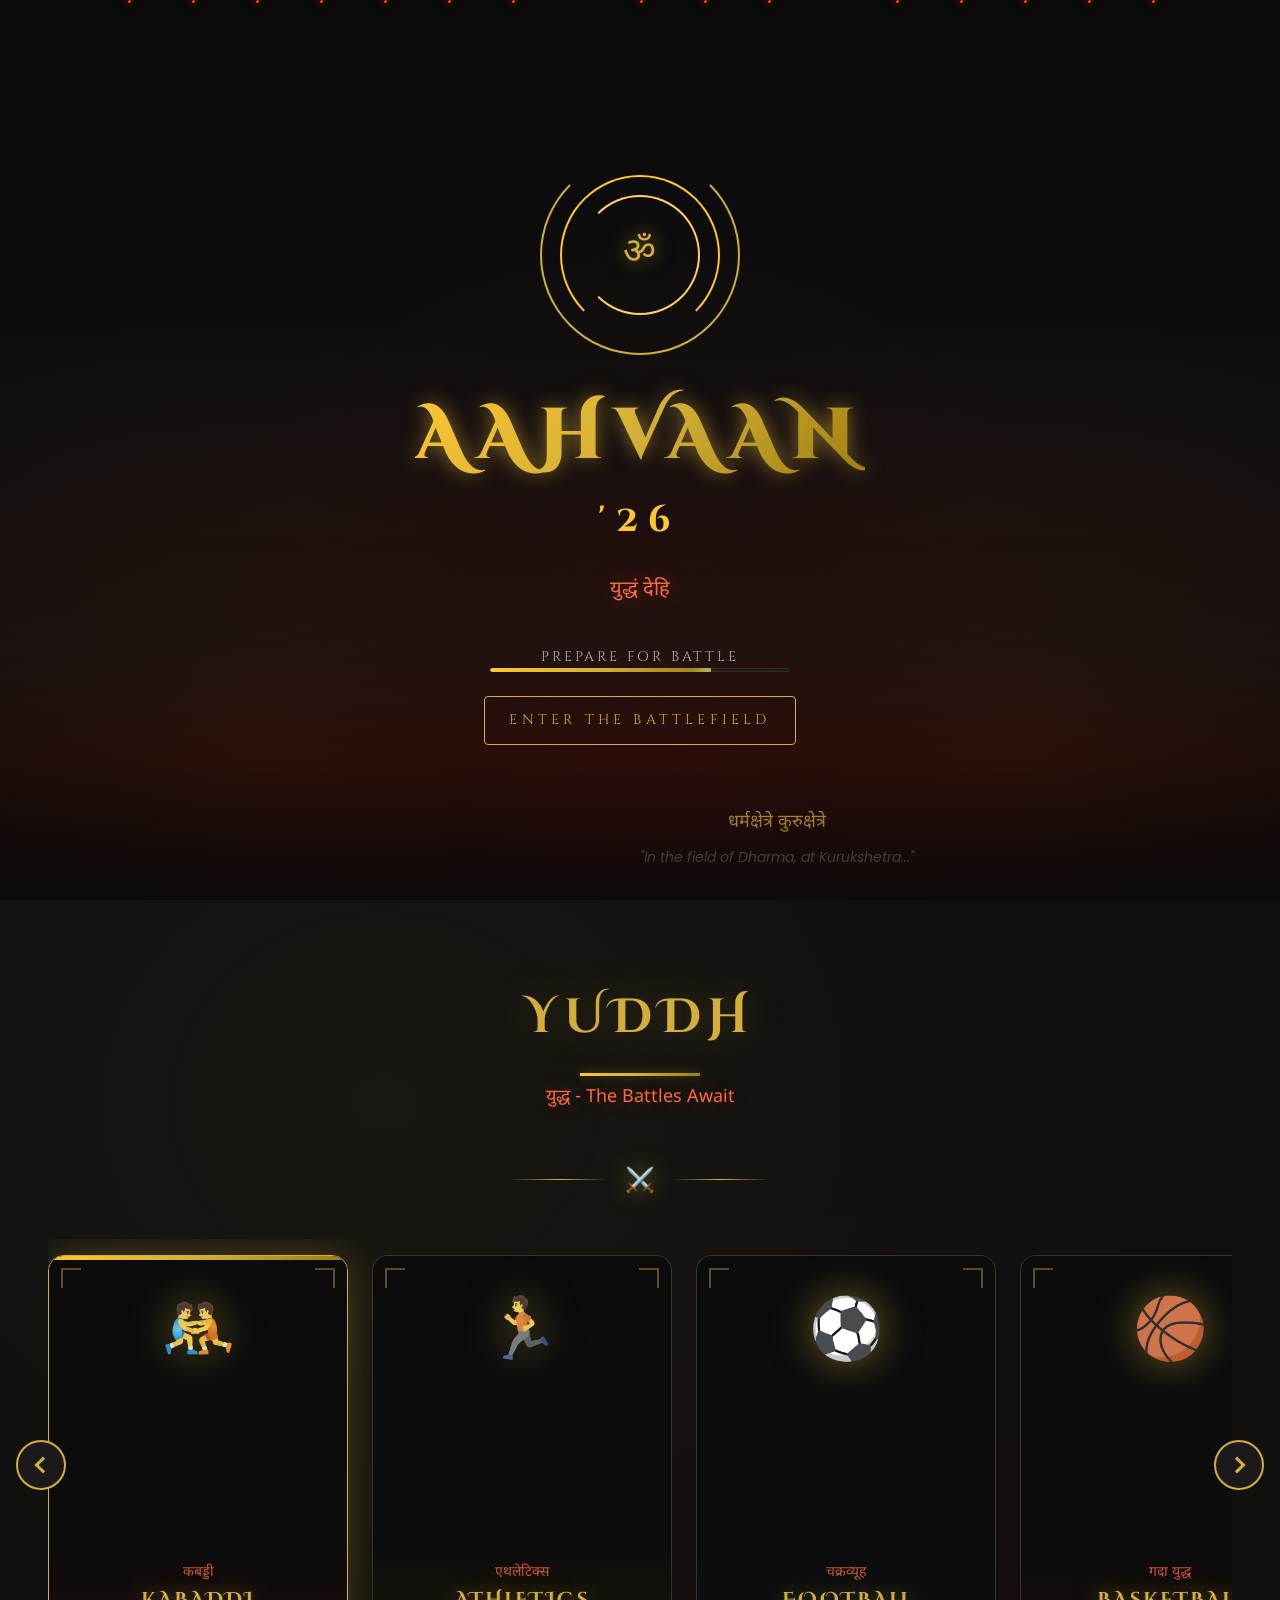
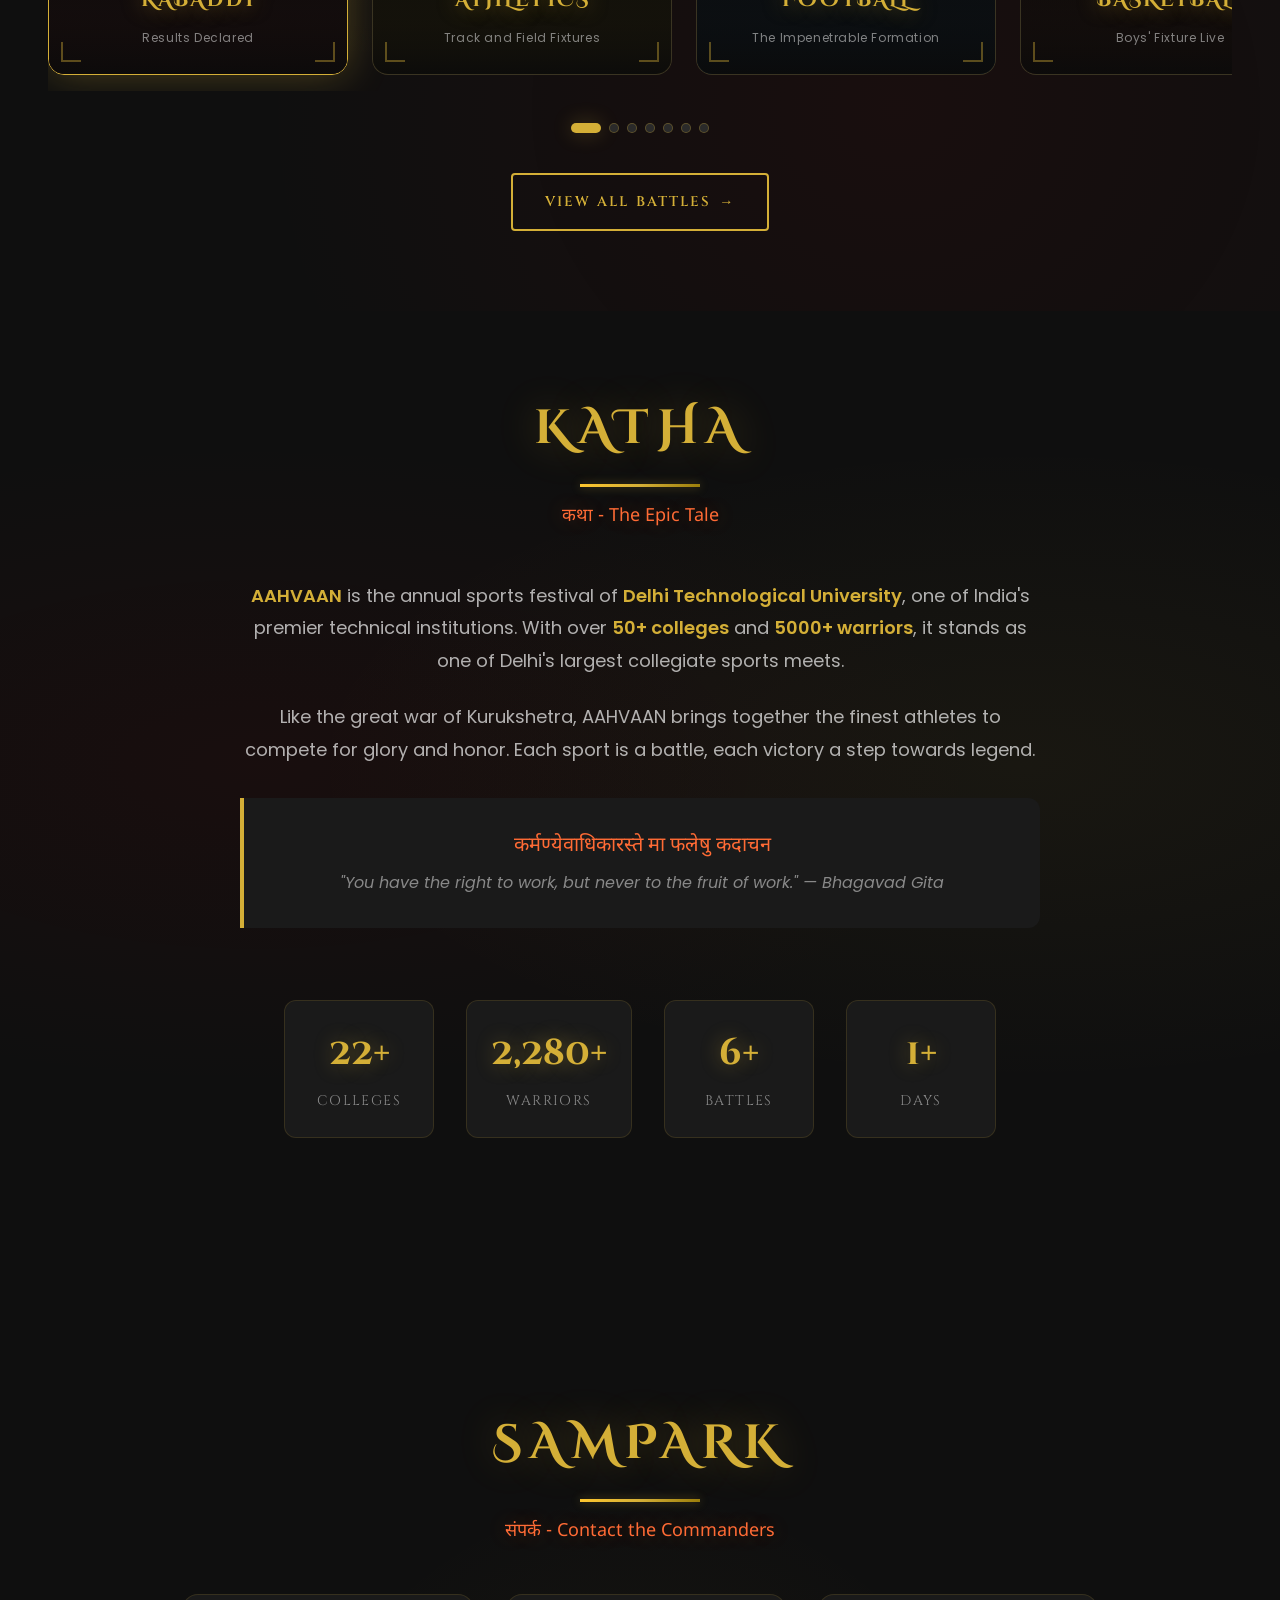
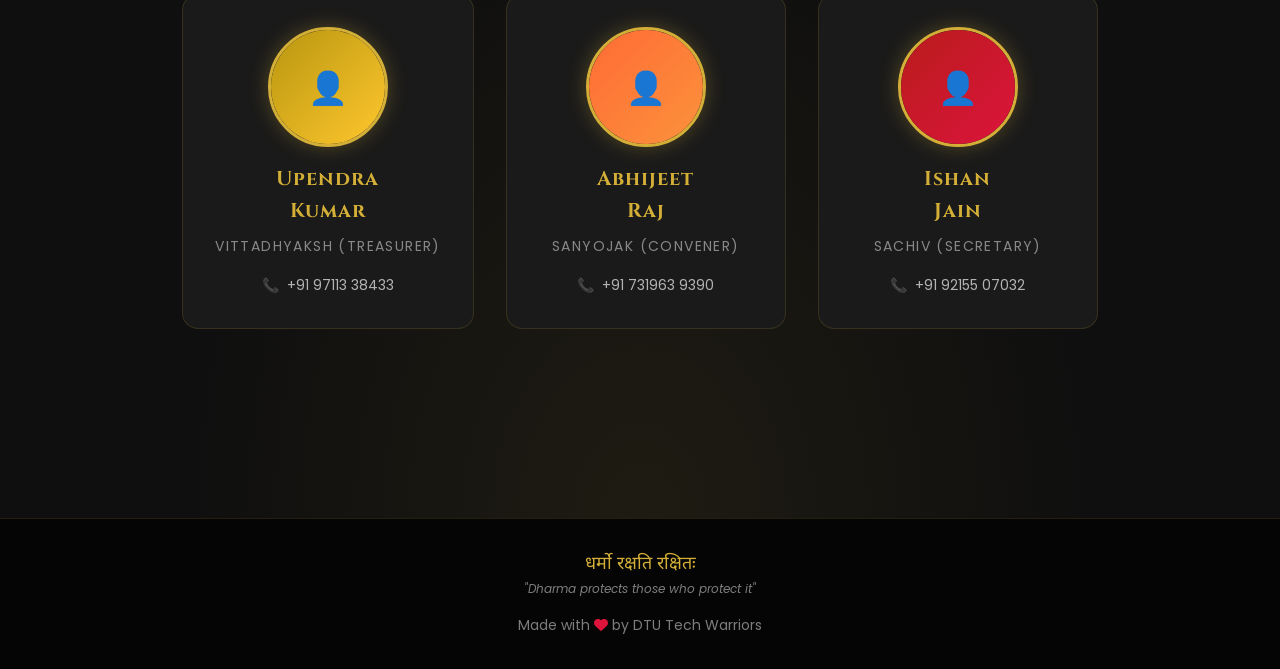
<file: index.html>
<!DOCTYPE html>
<html lang="en">

<head>
    <meta charset="UTF-8">
    <meta name="viewport" content="width=device-width, initial-scale=1.0">
    <meta http-equiv="X-UA-Compatible" content="ie=edge">
    <title>AAHVAAN'26 | युद्धं देहि - DTU Sports Festival</title>
    <meta name="description"
        content="AAHVAAN'26 - The epic sports festival of Delhi Technological University. Where warriors compete, legends are born.">

    <!-- Favicon -->
    <link rel="icon" type="image/x-icon"
        href="data:image/svg+xml,<svg xmlns='http://www.w3.org/2000/svg' viewBox='0 0 100 100'><text y='.9em' font-size='90'>⚔️</text></svg>">

    <!-- Font Awesome -->
    <link href="https://cdnjs.cloudflare.com/ajax/libs/font-awesome/6.4.0/css/all.min.css" rel="stylesheet">

    <!-- Stylesheets - Mahabharata Theme -->
    <link rel="stylesheet" href="css/mahabharata-theme.css">
    <link rel="stylesheet" href="css/loader.css">
    <link rel="stylesheet" href="css/hero.css">
    <link rel="stylesheet" href="css/sections.css">
    <link rel="stylesheet" href="css/events-mahabharata.css">
    <link rel="stylesheet" href="css/responsive.css">
</head>

<body>

    <!-- ========================================
     EPIC LOADER - Kurukshetra Battlefield Entry
     ======================================== -->
    <div class="loader" id="loader">
        <!-- Ember particles -->
        <div class="loader-particles" id="loader-particles">
            <div class="loader-ember"></div>
            <div class="loader-ember"></div>
            <div class="loader-ember"></div>
            <div class="loader-ember"></div>
            <div class="loader-ember"></div>
            <div class="loader-ember"></div>
            <div class="loader-ember"></div>
            <div class="loader-ember"></div>
            <div class="loader-ember"></div>
            <div class="loader-ember"></div>
            <div class="loader-ember"></div>
            <div class="loader-ember"></div>
            <div class="loader-ember"></div>
            <div class="loader-ember"></div>
            <div class="loader-ember"></div>
        </div>

        <div class="loader-content">
            <!-- Mandala Spinner -->
            <div class="loader-mandala">
                <div class="mandala-ring mandala-ring-1"></div>
                <div class="mandala-ring mandala-ring-2"></div>
                <div class="mandala-ring mandala-ring-3"></div>
                <div class="mandala-center">ॐ</div>
            </div>

            <!-- Logo -->
            <div class="loader-logo">
                <span class="loader-text">AAHVAAN</span>
                <span class="loader-year">'26</span>
            </div>

            <!-- Tagline -->
            <div class="loader-tagline">युद्धं देहि</div>
            <div class="loader-tagline-english">Prepare for Battle</div>

            <!-- Progress Bar -->
            <div class="loader-bar">
                <div class="loader-progress" id="loader-progress"></div>
            </div>

            <!-- Click to Enter -->
            <div class="loader-click" id="loader-click">Enter the Battlefield</div>
        </div>

        <!-- Bottom Quote -->
        <div class="loader-quote">
            <div class="loader-quote-sanskrit">धर्मक्षेत्रे कुरुक्षेत्रे</div>
            <div class="loader-quote-english">"In the field of Dharma, at Kurukshetra..."</div>
        </div>
    </div>

    <!-- ========================================
     EMBER PARTICLES (Global)
     ======================================== -->
    <div class="ember-overlay" id="ember-overlay"></div>

    <!-- ========================================
     NAVIGATION
     ======================================== -->
    <nav class="nav" id="nav">
        <!-- <div class="left">
            <span
                style="font-family: var(--font-display); font-size: 1.5rem; color: var(--gold-500); filter: var(--glow-gold);">AAHVAAN'26</span>
        </div> -->
        <img src="assets/logo.png" alt="AAHVAAN'26 Logo" class="nav-logo">
        <div class="right">
            <a class="nav-link" href="#events">Yuddh</a>
            <a class="nav-link" href="#about">Katha</a>
            <a class="nav-link" href="#contact">Sampark</a>
            <a class="regist" href="register.html">Join the War</a>
            <div class="ham-cont" id="ham-toggle">
                <div class="hamburger">
                    <span class="ham-1"></span>
                    <span class="ham-2"></span>
                    <span class="ham-3"></span>
                </div>
            </div>
        </div>
    </nav>

    <!-- ========================================
     HAMBURGER MENU OVERLAY
     ======================================== -->
    <div class="ham-grid" id="ham-grid">
        <div class="ham-logo">
            <span>AAHVAAN'26</span>
        </div>
        <div class="ham-links">
            <div>
                <a href="#home">Home</a>
                <a href="#events">Yuddh (Events)</a>
                <a href="#about">Katha (About)</a>
                <a href="#contact">Sampark (Contact)</a>
            </div>
        </div>
        <div class="ham-icons">
            <a href="#" class="ham-icon"><i class="fab fa-instagram"></i></a>
            <a href="#" class="ham-icon"><i class="fab fa-facebook"></i></a>
            <a href="#" class="ham-icon"><i class="fab fa-twitter"></i></a>
        </div>
    </div>

    <!-- ========================================
     MAIN CONTENT
     ======================================== -->
    <main>
        <!-- HERO SECTION - Kurukshetra Battlefield -->
        <section class="home-page" id="home">
            <div class="bgMain" id="bgMain"></div>
            <div class="phoneBgMain"></div>

            <!-- Decorative Lines (War Banners) -->
            <div class="lines">
                <div class="line" id="l1"></div>
                <div class="line" id="l2"></div>
                <div class="line" id="l3"></div>
                <div class="line" id="l4"></div>
                <div class="line" id="l5"></div>
                <div class="line" id="l6"></div>
                <div class="line" id="l7"></div>
                <div class="line" id="l8"></div>
                <div class="line" id="l9"></div>
                <div class="line" id="l10"></div>
            </div>

            <!-- Arrow Rain Effect -->
            <div class="arrow-rain" id="arrow-rain">
                <div class="arrow"></div>
                <div class="arrow"></div>
                <div class="arrow"></div>
                <div class="arrow"></div>
                <div class="arrow"></div>
                <div class="arrow"></div>
                <div class="arrow"></div>
                <div class="arrow"></div>
                <div class="arrow"></div>
                <div class="arrow"></div>
            </div>

            <!-- Hero Text -->
            <div class="text">
                <h1 class="hero-title">AAHVAAN</h1>
                <div class="hero-year">'26</div>
                <div class="hero-tagline">
                    <div class="hero-tagline-sanskrit">शीर्य दाक्षे च युद्धे च</div>
                    <div class="hero-tagline-english">Excellence in Sports & Battle</div>
                </div>
                <div class="hero-announcement" role="status" aria-live="polite">
                    <div class="hero-announcement-kicker">Results Bulletin</div>
                    <div class="hero-announcement-headline"
                        aria-label="Kabaddi results have been declared. Check the Kabaddi page for girls' and boys' results.">
                        <div class="hero-announcement-marquee" aria-hidden="true">
                            <span>Kabaddi results have been declared • Check the Kabaddi page for girls' and boys'
                                podium standings •</span>
                            <span>Kabaddi results have been declared • Check the Kabaddi page for girls' and boys'
                                podium standings •</span>
                        </div>
                    </div>
                    <p class="hero-announcement-text">
                        Kabaddi results have been declared. Review the published girls' and boys' standings from the
                        events section.
                    </p>
                </div>
            </div>

            <!-- Countdown Timer -->
            <div class="time">
                <div class="timer-lightning"></div>
                <div class="numbers">
                    <div id="days">00</div>
                    <span>:</span>
                    <div id="hours">00</div>
                    <span>:</span>
                    <div id="min">00</div>
                    <span>:</span>
                    <div id="sec">00</div>
                </div>
                <div class="labels">
                    <div class="label-1">DAYS</div>
                    <div class="label-2">HOURS</div>
                    <div class="label-3">MINUTES</div>
                    <div class="label-4">SECONDS</div>
                </div>
            </div>

            <!-- Register Button -->
            <a class="regist" href="register.html" id="desktopRegist">
                <span>⚔️</span> Join the War
            </a>

            <!-- Social Icons -->
            <div class="socials">
                <a href="https://www.instagram.com/sc_dtu/" aria-label="Instagram"><i class="fab fa-instagram"></i></a>
            </div>

            <!-- Scroll Indicator -->
            <div class="scroll-indicator">
                <span>Scroll</span>
                <i class="fas fa-chevron-down"></i>
            </div>
        </section>

        <!-- EVENTS SECTION - Sports as Battles -->
        <section class="events sec-head" id="events">
            <h2 class="sec-header">YUDDH</h2>
            <p class="events-subtitle">युद्ध - The Battles Await</p>

            <div class="events-divider">
                <span class="events-divider-icon">⚔️</span>
            </div>

            <div class="evt-cont">
                <div id="evt-arrow-left" class="evt-arrow-left"></div>
                <div id="evt-arrow-right" class="evt-arrow-right"></div>

                <div id="events-cont" class="events-cont">
                    <!-- Kabaddi -->
                    <a href="events/kabaddi.html" class="evt evt-active evt-kabaddi" data-event="kabaddi">
                        <div class="evt-border"></div>
                        <div class="evt-corner evt-corner-tl"></div>
                        <div class="evt-corner evt-corner-tr"></div>
                        <div class="evt-corner evt-corner-bl"></div>
                        <div class="evt-corner evt-corner-br"></div>
                        <div class="evt-logo">🤼</div>
                        <div class="evt-content">
                            <div class="evt-label-cont">
                                <span class="evt-sanskrit">कबड्डी</span>
                                <span class="evt-label">KABADDI</span>
                                <span class="evt-subtitle">Results Declared</span>
                            </div>
                        </div>
                    </a>

                    <!-- Athletics -->
                    <a href="events/athletics.html" class="evt evt-athletics" data-event="athletics">
                        <div class="evt-border"></div>
                        <div class="evt-corner evt-corner-tl"></div>
                        <div class="evt-corner evt-corner-tr"></div>
                        <div class="evt-corner evt-corner-bl"></div>
                        <div class="evt-corner evt-corner-br"></div>
                        <div class="evt-logo">🏃</div>
                        <div class="evt-content">
                            <div class="evt-label-cont">
                                <span class="evt-sanskrit">एथलेटिक्स</span>
                                <span class="evt-label">ATHLETICS</span>
                                <span class="evt-subtitle">Track and Field Fixtures</span>
                            </div>
                        </div>
                    </a>

                    <!-- Chakravyuh - Football -->
                    <a href="events/football.html" class="evt evt-chakravyuh" data-event="football">
                        <div class="evt-border"></div>
                        <div class="evt-corner evt-corner-tl"></div>
                        <div class="evt-corner evt-corner-tr"></div>
                        <div class="evt-corner evt-corner-bl"></div>
                        <div class="evt-corner evt-corner-br"></div>
                        <div class="evt-logo">⚽</div>
                        <div class="evt-content">
                            <div class="evt-label-cont">
                                <span class="evt-sanskrit">चक्रव्यूह</span>
                                <span class="evt-label">FOOTBALL</span>
                                <span class="evt-subtitle">The Impenetrable Formation</span>
                            </div>
                        </div>
                    </a>

                    <!-- Gada Yuddh - Basketball -->
                    <a href="events/basketball.html" class="evt evt-gada" data-event="basketball">
                        <div class="evt-border"></div>
                        <div class="evt-corner evt-corner-tl"></div>
                        <div class="evt-corner evt-corner-tr"></div>
                        <div class="evt-corner evt-corner-bl"></div>
                        <div class="evt-corner evt-corner-br"></div>
                        <div class="evt-logo">🏀</div>
                        <div class="evt-content">
                            <div class="evt-label-cont">
                                <span class="evt-sanskrit">गदा युद्ध</span>
                                <span class="evt-label">BASKETBALL</span>
                                <span class="evt-subtitle">Boys' Fixture Live</span>
                            </div>
                        </div>
                    </a>

                    <!-- Gandiva Strike - Cricket -->
                    <a href="events/cricket.html" class="evt evt-gandiva" data-event="cricket">
                        <div class="evt-border"></div>
                        <div class="evt-corner evt-corner-tl"></div>
                        <div class="evt-corner evt-corner-tr"></div>
                        <div class="evt-corner evt-corner-bl"></div>
                        <div class="evt-corner evt-corner-br"></div>
                        <div class="evt-logo">🏏</div>
                        <div class="evt-content">
                            <div class="evt-label-cont">
                                <span class="evt-sanskrit">गाण्डीव प्रहार</span>
                                <span class="evt-label">CRICKET</span>
                                <span class="evt-subtitle">Men's Fixtures Live</span>
                            </div>
                        </div>
                    </a>

                    <!-- Sudarshana - Volleyball -->
                    <a href="events/volleyball.html" class="evt evt-sudarshana" data-event="volleyball">
                        <div class="evt-border"></div>
                        <div class="evt-corner evt-corner-tl"></div>
                        <div class="evt-corner evt-corner-tr"></div>
                        <div class="evt-corner evt-corner-bl"></div>
                        <div class="evt-corner evt-corner-br"></div>
                        <div class="evt-logo">🏐</div>
                        <div class="evt-content">
                            <div class="evt-label-cont">
                                <span class="evt-sanskrit">सुदर्शन</span>
                                <span class="evt-label">VOLLEYBALL</span>
                                <span class="evt-subtitle">The Divine Discus</span>
                            </div>
                        </div>
                    </a>

                    <!-- Shakti Astra - Badminton -->
                    <a href="events/badminton.html" class="evt evt-shakti" data-event="badminton">
                        <div class="evt-border"></div>
                        <div class="evt-corner evt-corner-tl"></div>
                        <div class="evt-corner evt-corner-tr"></div>
                        <div class="evt-corner evt-corner-bl"></div>
                        <div class="evt-corner evt-corner-br"></div>
                        <div class="evt-logo">🏸</div>
                        <div class="evt-content">
                            <div class="evt-label-cont">
                                <span class="evt-sanskrit">शक्ति अस्त्र</span>
                                <span class="evt-label">BADMINTON</span>
                                <span class="evt-subtitle">Men's &amp; Women's Fixtures</span>
                            </div>
                        </div>
                    </a>

                </div>
            </div>

            <div class="event-dots-cont" id="event-dots-cont"></div>

            <a href="events.html" class="evt-guidelines">View All Battles</a>
        </section>

        <!-- ABOUT SECTION -->
        <section class="about sec-head" id="about">
            <h2 class="sec-header">KATHA</h2>
            <p class="events-subtitle">कथा - The Epic Tale</p>

            <div id="about-txt">
                <p class="about-par">
                    <strong>AAHVAAN</strong> is the annual sports festival of <strong>Delhi Technological
                        University</strong>,
                    one of India's premier technical institutions. With over <strong>50+ colleges</strong> and
                    <strong>5000+ warriors</strong>, it stands as one of Delhi's largest collegiate sports meets.
                </p>
                <p class="about-par">
                    Like the great war of Kurukshetra, AAHVAAN brings together the finest athletes
                    to compete for glory and honor. Each sport is a battle, each victory a step towards legend.
                </p>

                <div class="about-quote">
                    <div class="about-quote-sanskrit">कर्मण्येवाधिकारस्ते मा फलेषु कदाचन</div>
                    <div class="about-quote-english">"You have the right to work, but never to the fruit of work." —
                        Bhagavad Gita</div>
                </div>
            </div>

            <div id="about-right">
                <div id="about-car-cont">
                    <div class="about-stat">
                        <div class="about-stat-number">50+</div>
                        <div class="about-stat-label">Colleges</div>
                    </div>
                    <div class="about-stat">
                        <div class="about-stat-number">5000+</div>
                        <div class="about-stat-label">Warriors</div>
                    </div>
                    <div class="about-stat">
                        <div class="about-stat-number">15+</div>
                        <div class="about-stat-label">Battles</div>
                    </div>
                    <div class="about-stat">
                        <div class="about-stat-number">3</div>
                        <div class="about-stat-label">Days</div>
                    </div>
                </div>
            </div>
        </section>

        <!-- CONTACT SECTION -->
        <section class="contact sec-head" id="contact">
            <h2 class="sec-header">SAMPARK</h2>
            <p class="events-subtitle">संपर्क - Contact the Commanders</p>

            <div class="contactCont">
                <!-- Contact Card 1 -->
                <div class="contDiv">
                    <div class="contactImgCont">
                        <div
                            style="width:100%;height:100%;background:linear-gradient(135deg,var(--gold-600),var(--gold-400));display:flex;align-items:center;justify-content:center;font-size:2rem;">
                            👤</div>
                    </div>
                    <h2 class="name">Upendra<br>Kumar</h2>
                    <p class="dept">Vittadhyaksh (Treasurer)</p>
                    <div class="contact-details">
                        <a class="number" href="tel:+919711338433">+91 97113 38433</a>
                        <!-- <a class="mail" href="mailto:sports@dtu.ac.in">sports@dtu.ac.in</a> -->
                    </div>
                </div>

                <!-- Contact Card 2 -->
                <div class="contDiv">
                    <div class="contactImgCont">
                        <div
                            style="width:100%;height:100%;background:linear-gradient(135deg,var(--fire-500),var(--fire-400));display:flex;align-items:center;justify-content:center;font-size:2rem;">
                            👤</div>
                    </div>
                    <h2 class="name">Abhijeet<br>Raj</h2>
                    <p class="dept">Sanyojak (Convener)</p>
                    <div class="contact-details">
                        <a class="number" href="tel:+917319639390">+91 731963 9390</a>
                        <!-- <a class="mail" href="mailto:aahvahan@dtu.ac.in">aahvahan@dtu.ac.in</a> -->
                    </div>
                </div>

                <!-- Contact Card 3 -->
                <div class="contDiv">
                    <div class="contactImgCont">
                        <div
                            style="width:100%;height:100%;background:linear-gradient(135deg,var(--crimson-600),var(--crimson-500));display:flex;align-items:center;justify-content:center;font-size:2rem;">
                            👤</div>
                    </div>
                    <h2 class="name">Ishan <br>Jain</h2>
                    <p class="dept">Sachiv (Secretary)</p>
                    <div class="contact-details">
                        <a class="number" href="tel:+919215507032">+91 92155 07032</a>
                        <!-- <a class="mail" href="mailto:register@aahvahan.in">register@aahvahan.in</a> -->
                    </div>
                </div>
            </div>
        </section>
    </main>

    <!-- ========================================
     FOOTER
     ======================================== -->
    <footer>
        <div class="footer-quote">
            <div class="footer-quote-sanskrit">धर्मो रक्षति रक्षितः</div>
            <div class="footer-quote-english">"Dharma protects those who protect it"</div>
        </div>
        <div class="love">
            Made with <i class="fa fa-heart"></i> by DTU Tech Warriors
        </div>
    </footer>

    <!-- ========================================
     SCRIPTS
     ======================================== -->
    <script defer src="js/loader.js"></script>
    <script defer src="js/main.js"></script>
    <script defer src="js/timer.js"></script>
    <script defer src="js/events.js"></script>
    <script defer src="js/hamburger.js"></script>
    <script defer src="js/particles.js"></script>

</body>

</html>
</file>
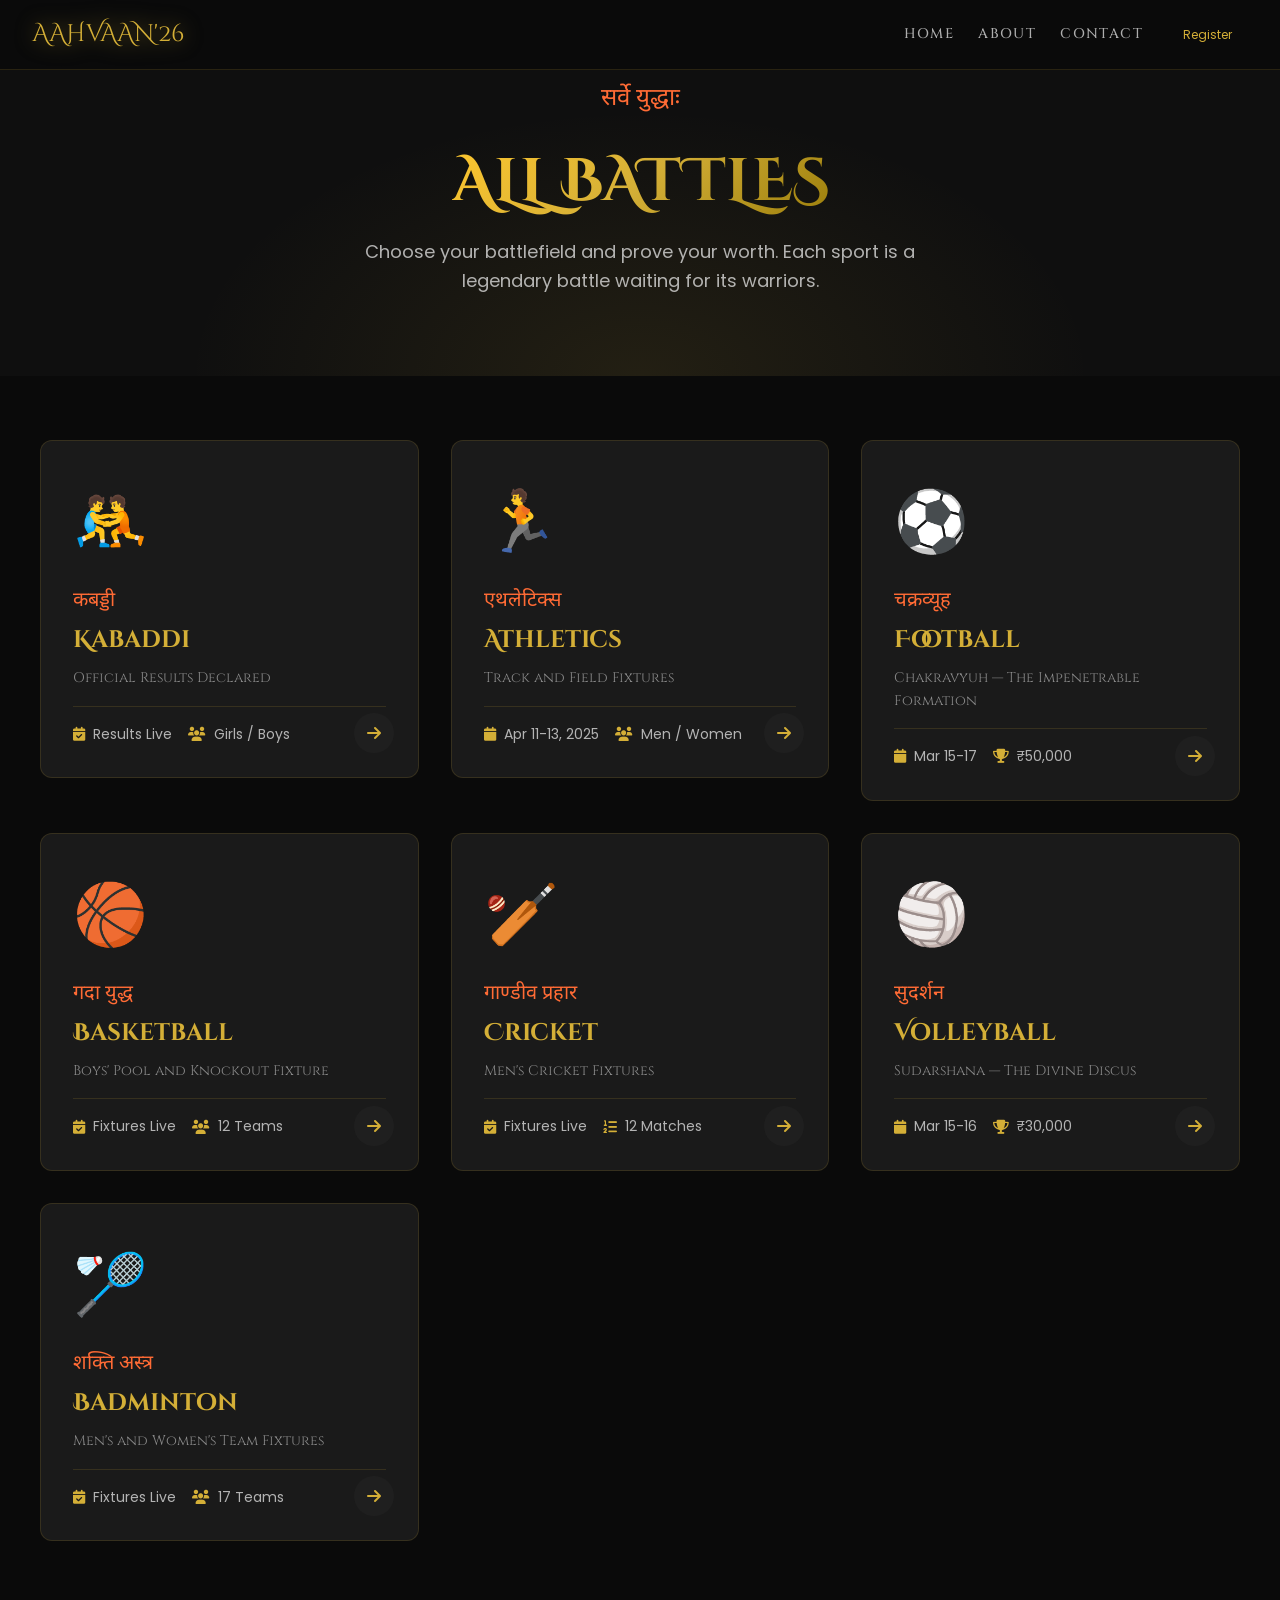
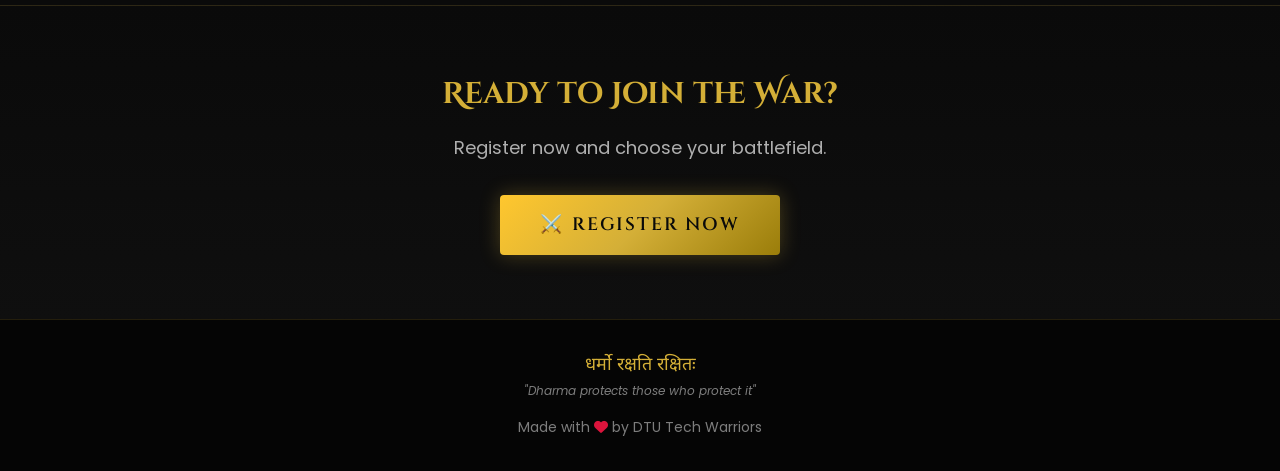
<file: events.html>
<!DOCTYPE html>
<html lang="en">

<head>
    <meta charset="UTF-8">
    <meta name="viewport" content="width=device-width, initial-scale=1.0">
    <title>All Battles | AAHVAAN'26</title>
    <meta name="description"
        content="Explore all sports events at AAHVAAN'26 - DTU's epic sports festival themed around the Mahabharata.">

    <link rel="icon" type="image/x-icon"
        href="data:image/svg+xml,<svg xmlns='http://www.w3.org/2000/svg' viewBox='0 0 100 100'><text y='.9em' font-size='90'>⚔️</text></svg>">
    <link href="https://cdnjs.cloudflare.com/ajax/libs/font-awesome/6.4.0/css/all.min.css" rel="stylesheet">
    <link rel="stylesheet" href="css/mahabharata-theme.css">
    <link rel="stylesheet" href="css/sections.css">
    <link rel="stylesheet" href="css/event-page.css">
    <link rel="stylesheet" href="css/responsive.css">

    <style>
        .events-hero {
            min-height: 40vh;
            display: flex;
            flex-direction: column;
            align-items: center;
            justify-content: center;
            text-align: center;
            padding: var(--space-20) var(--space-4);
            background:
                radial-gradient(ellipse at 50% 100%, rgba(212, 175, 55, 0.1) 0%, transparent 50%),
                var(--dark-600);
        }

        .events-hero-title {
            font-family: var(--font-display);
            font-size: clamp(var(--font-size-4xl), 8vw, var(--font-size-6xl));
            background: var(--gradient-gold);
            -webkit-background-clip: text;
            -webkit-text-fill-color: transparent;
            background-clip: text;
            margin-bottom: var(--space-2);
        }

        .events-hero-sanskrit {
            font-family: var(--font-hindi);
            font-size: var(--font-size-2xl);
            color: var(--fire-500);
            margin-bottom: var(--space-4);
        }

        .events-hero-subtitle {
            font-family: var(--font-body);
            font-size: var(--font-size-lg);
            color: var(--color-text-secondary);
            max-width: 600px;
        }

        .events-grid-section {
            background: var(--dark-700);
            padding: var(--space-16) var(--space-4);
        }

        .events-grid-container {
            max-width: 1200px;
            margin: 0 auto;
        }

        .events-grid {
            display: grid;
            grid-template-columns: repeat(auto-fill, minmax(350px, 1fr));
            gap: var(--space-8);
        }

        .event-card-link {
            text-decoration: none;
            display: block;
        }

        .event-grid-card {
            position: relative;
            padding: var(--space-8);
            background: var(--dark-400);
            border: 1px solid var(--color-border-subtle);
            border-radius: var(--radius-lg);
            transition: all var(--transition-base);
            overflow: hidden;
        }

        .event-grid-card::before {
            content: '';
            position: absolute;
            top: 0;
            left: 0;
            right: 0;
            height: 4px;
            background: var(--gradient-gold);
            opacity: 0;
            transition: opacity var(--transition-base);
        }

        .event-grid-card:hover {
            border-color: var(--gold-500);
            transform: translateY(-5px);
            box-shadow: var(--shadow-gold);
        }

        .event-grid-card:hover::before {
            opacity: 1;
        }

        .event-card-icon {
            font-size: 60px;
            margin-bottom: var(--space-4);
        }

        .event-card-sanskrit {
            font-family: var(--font-hindi);
            font-size: var(--font-size-xl);
            color: var(--fire-500);
            margin-bottom: var(--space-1);
        }

        .event-card-name {
            font-family: var(--font-display);
            font-size: var(--font-size-2xl);
            color: var(--gold-500);
            margin-bottom: var(--space-2);
        }

        .event-card-battle {
            font-family: var(--font-heading);
            font-size: var(--font-size-sm);
            color: var(--color-text-muted);
            margin-bottom: var(--space-4);
        }

        .event-card-meta {
            display: flex;
            flex-wrap: wrap;
            gap: var(--space-4);
            padding-top: var(--space-4);
            border-top: 1px solid var(--color-border-subtle);
        }

        .event-card-meta-item {
            display: flex;
            align-items: center;
            gap: var(--space-2);
            font-size: var(--font-size-sm);
            color: var(--color-text-secondary);
        }

        .event-card-meta-item i {
            color: var(--gold-500);
        }

        .event-card-arrow {
            position: absolute;
            bottom: var(--space-6);
            right: var(--space-6);
            width: 40px;
            height: 40px;
            display: flex;
            align-items: center;
            justify-content: center;
            background: var(--dark-300);
            border-radius: var(--radius-full);
            color: var(--gold-500);
            transition: all var(--transition-base);
        }

        .event-grid-card:hover .event-card-arrow {
            background: var(--gold-500);
            color: var(--dark-700);
        }

        @media (max-width: 768px) {
            .events-grid {
                grid-template-columns: 1fr;
            }
        }
    </style>
</head>

<body>

    <nav class="nav" id="nav">
        <div class="left">
            <a href="index.html"
                style="font-family: var(--font-display); font-size: 1.5rem; color: var(--gold-500); filter: var(--glow-gold); text-decoration: none;">AAHVAAN'26</a>
        </div>
        <div class="right">
            <a class="nav-link" href="index.html">Home</a>
            <a class="nav-link" href="index.html#about">About</a>
            <a class="nav-link" href="index.html#contact">Contact</a>
            <a class="regist" href="register.html">Register</a>
        </div>
    </nav>

    <section class="events-hero">
        <div class="events-hero-sanskrit">सर्वे युद्धाः</div>
        <h1 class="events-hero-title">ALL BATTLES</h1>
        <p class="events-hero-subtitle">Choose your battlefield and prove your worth. Each sport is a legendary battle
            waiting for its warriors.</p>
    </section>

    <section class="events-grid-section">
        <div class="events-grid-container">
            <div class="events-grid">
                <a href="events/kabaddi.html" class="event-card-link">
                    <div class="event-grid-card">
                        <div class="event-card-icon">🤼</div>
                        <div class="event-card-sanskrit">कबड्डी</div>
                        <h2 class="event-card-name">Kabaddi</h2>
                        <p class="event-card-battle">Official Results Declared</p>
                        <div class="event-card-meta">
                            <div class="event-card-meta-item"><i class="fas fa-calendar-check"></i> Results Live</div>
                            <div class="event-card-meta-item"><i class="fas fa-users"></i> Girls / Boys</div>
                        </div>
                        <div class="event-card-arrow"><i class="fas fa-arrow-right"></i></div>
                    </div>
                </a>

                <a href="events/athletics.html" class="event-card-link">
                    <div class="event-grid-card">
                        <div class="event-card-icon">🏃</div>
                        <div class="event-card-sanskrit">एथलेटिक्स</div>
                        <h2 class="event-card-name">Athletics</h2>
                        <p class="event-card-battle">Track and Field Fixtures</p>
                        <div class="event-card-meta">
                            <div class="event-card-meta-item"><i class="fas fa-calendar"></i> Apr 11-13, 2025</div>
                            <div class="event-card-meta-item"><i class="fas fa-users"></i> Men / Women</div>
                        </div>
                        <div class="event-card-arrow"><i class="fas fa-arrow-right"></i></div>
                    </div>
                </a>

                <a href="events/football.html" class="event-card-link">
                    <div class="event-grid-card">
                        <div class="event-card-icon">⚽</div>
                        <div class="event-card-sanskrit">चक्रव्यूह</div>
                        <h2 class="event-card-name">Football</h2>
                        <p class="event-card-battle">Chakravyuh — The Impenetrable Formation</p>
                        <div class="event-card-meta">
                            <div class="event-card-meta-item"><i class="fas fa-calendar"></i> Mar 15-17</div>
                            <div class="event-card-meta-item"><i class="fas fa-trophy"></i> ₹50,000</div>
                        </div>
                        <div class="event-card-arrow"><i class="fas fa-arrow-right"></i></div>
                    </div>
                </a>

                <a href="events/basketball.html" class="event-card-link">
                    <div class="event-grid-card">
                        <div class="event-card-icon">🏀</div>
                        <div class="event-card-sanskrit">गदा युद्ध</div>
                        <h2 class="event-card-name">Basketball</h2>
                        <p class="event-card-battle">Boys' Pool and Knockout Fixture</p>
                        <div class="event-card-meta">
                            <div class="event-card-meta-item"><i class="fas fa-calendar-check"></i> Fixtures Live</div>
                            <div class="event-card-meta-item"><i class="fas fa-users"></i> 12 Teams</div>
                        </div>
                        <div class="event-card-arrow"><i class="fas fa-arrow-right"></i></div>
                    </div>
                </a>

                <a href="events/cricket.html" class="event-card-link">
                    <div class="event-grid-card">
                        <div class="event-card-icon">🏏</div>
                        <div class="event-card-sanskrit">गाण्डीव प्रहार</div>
                        <h2 class="event-card-name">Cricket</h2>
                        <p class="event-card-battle">Men's Cricket Fixtures</p>
                        <div class="event-card-meta">
                            <div class="event-card-meta-item"><i class="fas fa-calendar-check"></i> Fixtures Live</div>
                            <div class="event-card-meta-item"><i class="fas fa-list-ol"></i> 12 Matches</div>
                        </div>
                        <div class="event-card-arrow"><i class="fas fa-arrow-right"></i></div>
                    </div>
                </a>

                <a href="events/volleyball.html" class="event-card-link">
                    <div class="event-grid-card">
                        <div class="event-card-icon">🏐</div>
                        <div class="event-card-sanskrit">सुदर्शन</div>
                        <h2 class="event-card-name">Volleyball</h2>
                        <p class="event-card-battle">Sudarshana — The Divine Discus</p>
                        <div class="event-card-meta">
                            <div class="event-card-meta-item"><i class="fas fa-calendar"></i> Mar 15-16</div>
                            <div class="event-card-meta-item"><i class="fas fa-trophy"></i> ₹30,000</div>
                        </div>
                        <div class="event-card-arrow"><i class="fas fa-arrow-right"></i></div>
                    </div>
                </a>

                <a href="events/badminton.html" class="event-card-link">
                    <div class="event-grid-card">
                        <div class="event-card-icon">🏸</div>
                        <div class="event-card-sanskrit">शक्ति अस्त्र</div>
                        <h2 class="event-card-name">Badminton</h2>
                        <p class="event-card-battle">Men's and Women's Team Fixtures</p>
                        <div class="event-card-meta">
                            <div class="event-card-meta-item"><i class="fas fa-calendar-check"></i> Fixtures Live</div>
                            <div class="event-card-meta-item"><i class="fas fa-users"></i> 17 Teams</div>
                        </div>
                        <div class="event-card-arrow"><i class="fas fa-arrow-right"></i></div>
                    </div>
                </a>

            </div>
        </div>
    </section>

    <section class="register-cta">
        <h2 class="register-cta-title">Ready to Join the War?</h2>
        <p class="register-cta-text">Register now and choose your battlefield.</p>
        <a href="register.html" class="btn-war"><span>⚔️</span> Register Now</a>
    </section>

    <footer>
        <div class="footer-quote">
            <div class="footer-quote-sanskrit">धर्मो रक्षति रक्षितः</div>
            <div class="footer-quote-english">"Dharma protects those who protect it"</div>
        </div>
        <div class="love">Made with <i class="fa fa-heart"></i> by DTU Tech Warriors</div>
    </footer>

    <script src="js/main.js"></script>
</body>

</html>
</file>
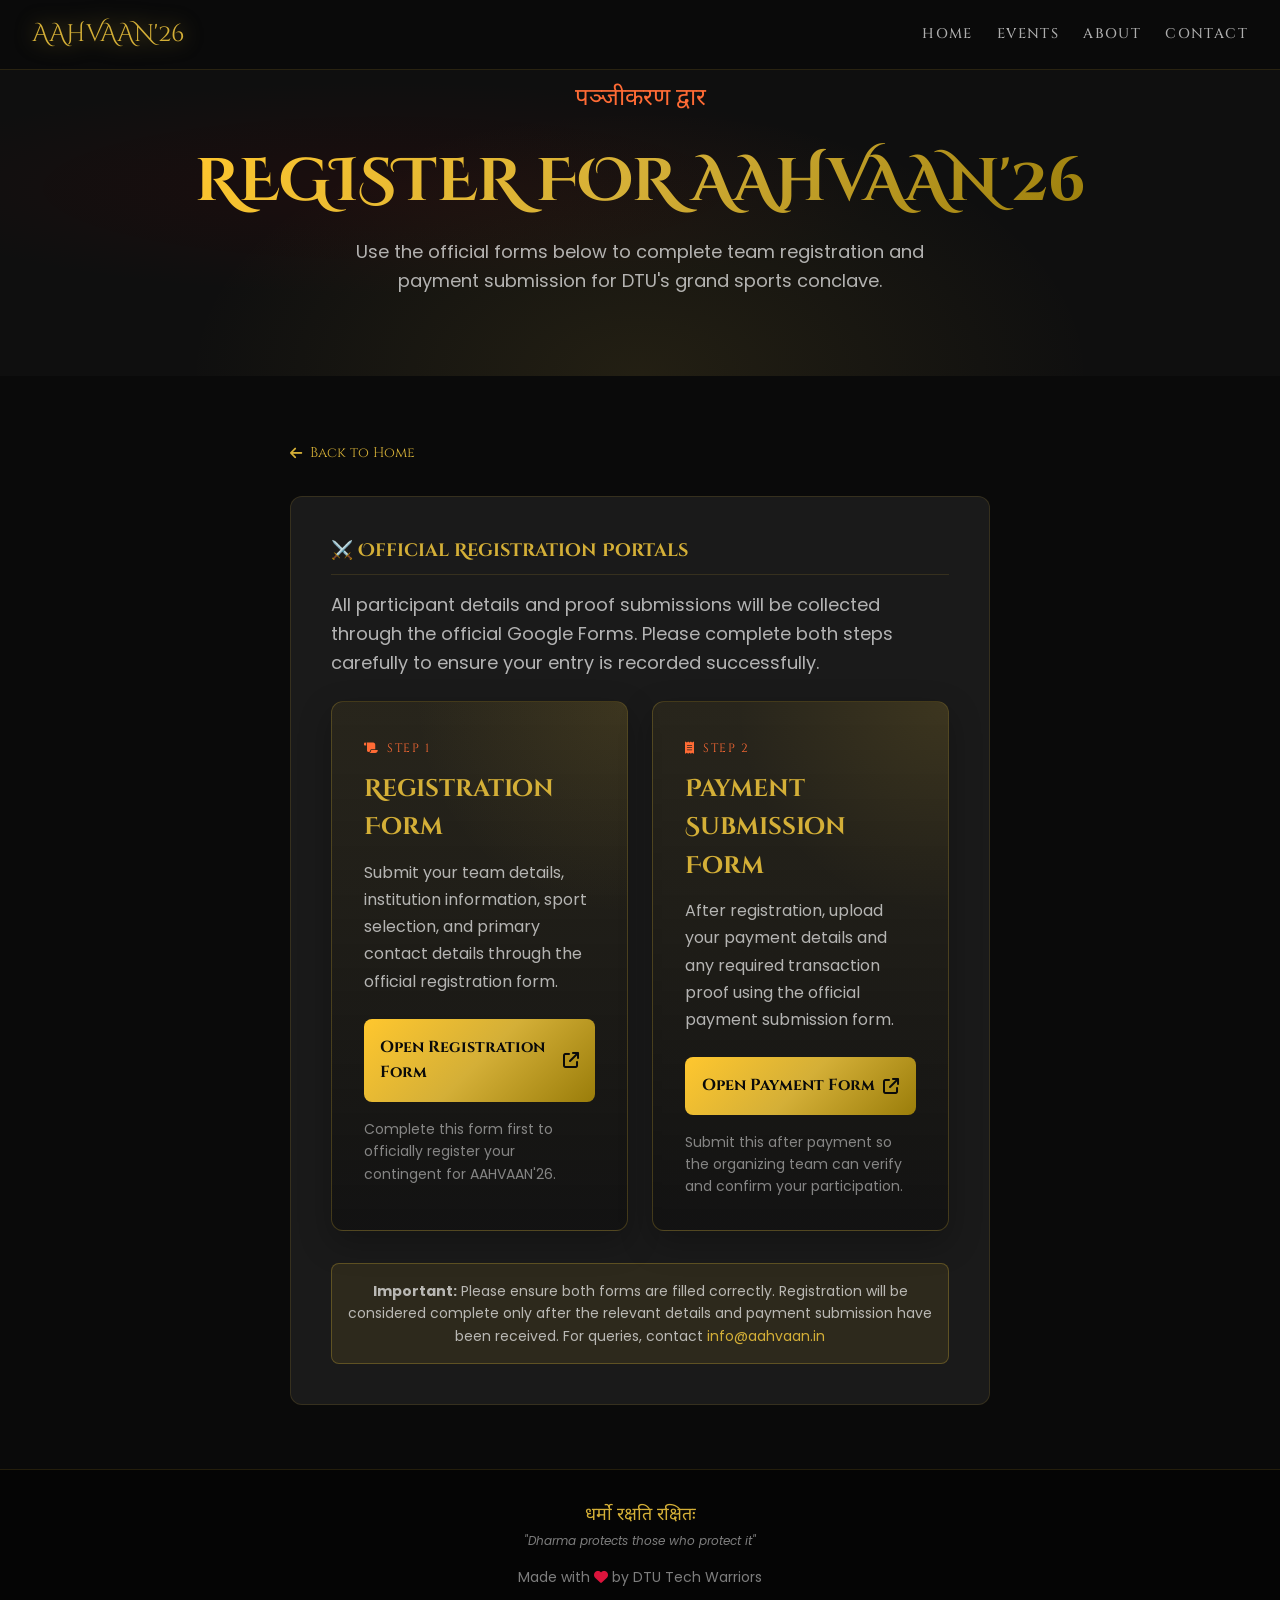
<file: register.html>
<!DOCTYPE html>
<html lang="en">

<head>
    <meta charset="UTF-8">
    <meta name="viewport" content="width=device-width, initial-scale=1.0">
    <title>Register | AAHVAAN'26</title>
    <meta name="description" content="Register for AAHVAAN'26 - DTU's epic sports festival.">

    <link rel="icon" type="image/x-icon"
        href="data:image/svg+xml,<svg xmlns='http://www.w3.org/2000/svg' viewBox='0 0 100 100'><text y='.9em' font-size='90'>⚔️</text></svg>">
    <link href="https://cdnjs.cloudflare.com/ajax/libs/font-awesome/6.4.0/css/all.min.css" rel="stylesheet">
    <link rel="stylesheet" href="css/mahabharata-theme.css">
    <link rel="stylesheet" href="css/sections.css">
    <link rel="stylesheet" href="css/responsive.css">

    <style>
        .register-hero {
            min-height: 40vh;
            display: flex;
            flex-direction: column;
            align-items: center;
            justify-content: center;
            text-align: center;
            padding: var(--space-20) var(--space-4);
            background:
                radial-gradient(ellipse at 50% 100%, rgba(212, 175, 55, 0.1) 0%, transparent 50%),
                radial-gradient(ellipse at 30% 50%, rgba(139, 0, 0, 0.1) 0%, transparent 40%),
                var(--dark-600);
        }

        .register-hero-title {
            font-family: var(--font-display);
            font-size: clamp(var(--font-size-4xl), 8vw, var(--font-size-6xl));
            background: var(--gradient-gold);
            -webkit-background-clip: text;
            -webkit-text-fill-color: transparent;
            background-clip: text;
            margin-bottom: var(--space-2);
        }

        .register-hero-sanskrit {
            font-family: var(--font-hindi);
            font-size: var(--font-size-2xl);
            color: var(--fire-500);
            margin-bottom: var(--space-4);
        }

        .register-hero-subtitle {
            font-family: var(--font-body);
            font-size: var(--font-size-lg);
            color: var(--color-text-secondary);
            max-width: 600px;
        }

        .register-content {
            background: var(--dark-700);
            padding: var(--space-16) var(--space-4);
        }

        .register-container {
            max-width: 700px;
            margin: 0 auto;
        }

        .register-links-grid {
            display: grid;
            grid-template-columns: repeat(2, minmax(0, 1fr));
            gap: var(--space-6);
        }

        .register-link-card {
            background: linear-gradient(180deg, rgba(212, 175, 55, 0.08) 0%, rgba(18, 18, 18, 0.92) 100%);
            border: 1px solid rgba(212, 175, 55, 0.25);
            border-radius: var(--radius-lg);
            padding: var(--space-8);
            box-shadow: 0 12px 32px rgba(0, 0, 0, 0.25);
            position: relative;
            overflow: hidden;
        }

        .register-link-card::before {
            content: "";
            position: absolute;
            inset: 0;
            background: radial-gradient(circle at top right, rgba(212, 175, 55, 0.12), transparent 35%);
            pointer-events: none;
        }

        .register-link-card>* {
            position: relative;
            z-index: 1;
        }

        .register-link-kicker {
            display: inline-flex;
            align-items: center;
            gap: var(--space-2);
            font-family: var(--font-heading);
            font-size: var(--font-size-xs);
            letter-spacing: 0.12em;
            text-transform: uppercase;
            color: var(--fire-500);
            margin-bottom: var(--space-3);
        }

        .register-link-title {
            font-family: var(--font-display);
            font-size: clamp(var(--font-size-xl), 2.5vw, var(--font-size-2xl));
            color: var(--gold-500);
            margin-bottom: var(--space-3);
        }

        .register-link-description {
            font-family: var(--font-body);
            font-size: var(--font-size-base);
            line-height: 1.7;
            color: var(--color-text-secondary);
            margin-bottom: var(--space-6);
        }

        .register-link-button {
            display: inline-flex;
            align-items: center;
            justify-content: center;
            gap: var(--space-2);
            width: 100%;
            padding: var(--space-4);
            font-family: var(--font-heading);
            font-size: var(--font-size-base);
            font-weight: var(--font-weight-bold);
            color: var(--dark-700);
            text-decoration: none;
            background: var(--gradient-gold);
            border-radius: var(--radius-md);
            transition: transform var(--transition-base), box-shadow var(--transition-base);
        }

        .register-link-button:hover {
            transform: translateY(-2px);
            box-shadow: var(--shadow-gold);
        }

        .register-link-meta {
            margin-top: var(--space-4);
            font-family: var(--font-body);
            font-size: var(--font-size-sm);
            color: var(--color-text-muted);
            line-height: 1.6;
        }

        .register-form {
            background: var(--dark-400);
            border: 1px solid var(--color-border-subtle);
            border-radius: var(--radius-lg);
            padding: var(--space-10);
        }

        .form-section {
            margin-bottom: var(--space-8);
        }

        .form-section-title {
            font-family: var(--font-display);
            font-size: var(--font-size-lg);
            color: var(--gold-500);
            margin-bottom: var(--space-4);
            padding-bottom: var(--space-2);
            border-bottom: 1px solid var(--color-border-subtle);
        }

        .form-group {
            margin-bottom: var(--space-5);
        }

        .form-label {
            display: block;
            font-family: var(--font-heading);
            font-size: var(--font-size-sm);
            font-weight: var(--font-weight-medium);
            color: var(--color-text);
            margin-bottom: var(--space-2);
        }

        .form-label .required {
            color: var(--fire-500);
        }

        .form-input,
        .form-select,
        .form-textarea {
            width: 100%;
            padding: var(--space-3) var(--space-4);
            font-family: var(--font-body);
            font-size: var(--font-size-base);
            color: var(--color-text);
            background: var(--dark-300);
            border: 1px solid var(--color-border-subtle);
            border-radius: var(--radius-md);
            transition: all var(--transition-base);
        }

        .form-input:focus,
        .form-select:focus,
        .form-textarea:focus {
            outline: none;
            border-color: var(--gold-500);
            box-shadow: 0 0 0 3px rgba(212, 175, 55, 0.1);
        }

        .form-input::placeholder {
            color: var(--color-text-muted);
        }

        .form-select {
            cursor: pointer;
            appearance: none;
            background-image: url("data:image/svg+xml,%3Csvg xmlns='http://www.w3.org/2000/svg' width='24' height='24' viewBox='0 0 24 24' fill='none' stroke='%23D4AF37' stroke-width='2' stroke-linecap='round' stroke-linejoin='round'%3E%3Cpolyline points='6 9 12 15 18 9'%3E%3C/polyline%3E%3C/svg%3E");
            background-repeat: no-repeat;
            background-position: right 12px center;
            background-size: 16px;
            padding-right: var(--space-10);
        }

        .form-select option {
            background: var(--dark-400);
            color: var(--color-text);
        }

        .form-textarea {
            min-height: 120px;
            resize: vertical;
        }

        .form-row {
            display: grid;
            grid-template-columns: repeat(2, 1fr);
            gap: var(--space-4);
        }

        .form-checkbox-group {
            display: flex;
            align-items: flex-start;
            gap: var(--space-3);
            padding: var(--space-4);
            background: var(--dark-300);
            border-radius: var(--radius-md);
            cursor: pointer;
        }

        .form-checkbox-group input[type="checkbox"] {
            width: 20px;
            height: 20px;
            accent-color: var(--gold-500);
            flex-shrink: 0;
            margin-top: 2px;
        }

        .form-checkbox-label {
            font-family: var(--font-body);
            font-size: var(--font-size-sm);
            color: var(--color-text-secondary);
            line-height: 1.5;
        }

        .form-submit {
            width: 100%;
            padding: var(--space-4);
            font-family: var(--font-heading);
            font-size: var(--font-size-lg);
            font-weight: var(--font-weight-bold);
            color: var(--dark-700);
            background: var(--gradient-gold);
            border: none;
            border-radius: var(--radius-md);
            cursor: pointer;
            transition: all var(--transition-base);
            display: flex;
            align-items: center;
            justify-content: center;
            gap: var(--space-2);
        }

        .form-submit:hover {
            transform: translateY(-2px);
            box-shadow: var(--shadow-gold);
        }

        .form-note {
            margin-top: var(--space-6);
            padding: var(--space-4);
            background: rgba(212, 175, 55, 0.1);
            border: 1px solid rgba(212, 175, 55, 0.3);
            border-radius: var(--radius-md);
            font-family: var(--font-body);
            font-size: var(--font-size-sm);
            color: var(--color-text-secondary);
            text-align: center;
        }

        .back-link {
            display: inline-flex;
            align-items: center;
            gap: var(--space-2);
            font-family: var(--font-heading);
            font-size: var(--font-size-sm);
            color: var(--gold-500);
            text-decoration: none;
            margin-bottom: var(--space-8);
            transition: color var(--transition-base);
        }

        .back-link:hover {
            color: var(--gold-400);
        }

        @media (max-width: 640px) {
            .form-row {
                grid-template-columns: 1fr;
            }

            .register-links-grid {
                grid-template-columns: 1fr;
            }

            .register-form {
                padding: var(--space-6);
            }
        }
    </style>
</head>

<body>

    <nav class="nav" id="nav">
        <div class="left">
            <a href="index.html"
                style="font-family: var(--font-display); font-size: 1.5rem; color: var(--gold-500); filter: var(--glow-gold); text-decoration: none;">AAHVAAN'26</a>
        </div>
        <div class="right">
            <a class="nav-link" href="index.html">Home</a>
            <a class="nav-link" href="events.html">Events</a>
            <a class="nav-link" href="index.html#about">About</a>
            <a class="nav-link" href="index.html#contact">Contact</a>
        </div>
    </nav>

    <section class="register-hero">
        <div class="register-hero-sanskrit">पञ्जीकरण द्वार</div>
        <h1 class="register-hero-title">REGISTER FOR AAHVAAN'26</h1>
        <p class="register-hero-subtitle">Use the official forms below to complete team registration and payment
            submission for DTU's grand sports conclave.</p>
    </section>

    <section class="register-content">
        <div class="register-container">
            <a href="index.html" class="back-link">
                <i class="fas fa-arrow-left"></i> Back to Home
            </a>

            <div class="register-form">
                <div class="form-section">
                    <h2 class="form-section-title">⚔️ Official Registration Portals</h2>
                    <p class="register-hero-subtitle"
                        style="max-width: 100%; text-align: left; margin-bottom: var(--space-6);">
                        All participant details and proof submissions will be collected through the official Google
                        Forms. Please complete both steps carefully to ensure your entry is recorded successfully.
                    </p>

                    <div class="register-links-grid">
                        <article class="register-link-card">
                            <div class="register-link-kicker">
                                <i class="fas fa-scroll"></i>
                                Step 1
                            </div>
                            <h3 class="register-link-title">Registration Form</h3>
                            <p class="register-link-description">
                                Submit your team details, institution information, sport selection, and primary contact
                                details through the official registration form.
                            </p>
                            <a class="register-link-button" href="https://forms.gle/xDbgGfuJP5nVnZq59" target="_blank"
                                rel="noopener noreferrer">
                                Open Registration Form <i class="fas fa-arrow-up-right-from-square"></i>
                            </a>
                            <p class="register-link-meta">
                                Complete this form first to officially register your contingent for AAHVAAN'26.
                            </p>
                        </article>

                        <article class="register-link-card">
                            <div class="register-link-kicker">
                                <i class="fas fa-receipt"></i>
                                Step 2
                            </div>
                            <h3 class="register-link-title">Payment Submission Form</h3>
                            <p class="register-link-description">
                                After registration, upload your payment details and any required transaction proof using
                                the official payment submission form.
                            </p>
                            <a class="register-link-button"
                                href="https://docs.google.com/forms/d/e/1FAIpQLSdCKUziCgERTI8IOIhaxPhdcsjHyocDee32-2zzSz5ZwI056Q/viewform?usp=publish-editor"
                                target="_blank" rel="noopener noreferrer">
                                Open Payment Form <i class="fas fa-arrow-up-right-from-square"></i>
                            </a>
                            <p class="register-link-meta">
                                Submit this after payment so the organizing team can verify and confirm your
                                participation.
                            </p>
                        </article>
                    </div>
                </div>

                <div class="form-note">
                    <strong>Important:</strong> Please ensure both forms are filled correctly. Registration will be
                    considered complete only after the relevant details and payment submission have been received.
                    For queries, contact <a href="mailto:info@aahvaan.in"
                        style="color: var(--gold-500);">info@aahvaan.in</a>
                </div>
            </div>
        </div>
    </section>

    <footer>
        <div class="footer-quote">
            <div class="footer-quote-sanskrit">धर्मो रक्षति रक्षितः</div>
            <div class="footer-quote-english">"Dharma protects those who protect it"</div>
        </div>
        <div class="love">Made with <i class="fa fa-heart"></i> by DTU Tech Warriors</div>
    </footer>



    <script src="js/main.js"></script>
</body>

</html>
</file>
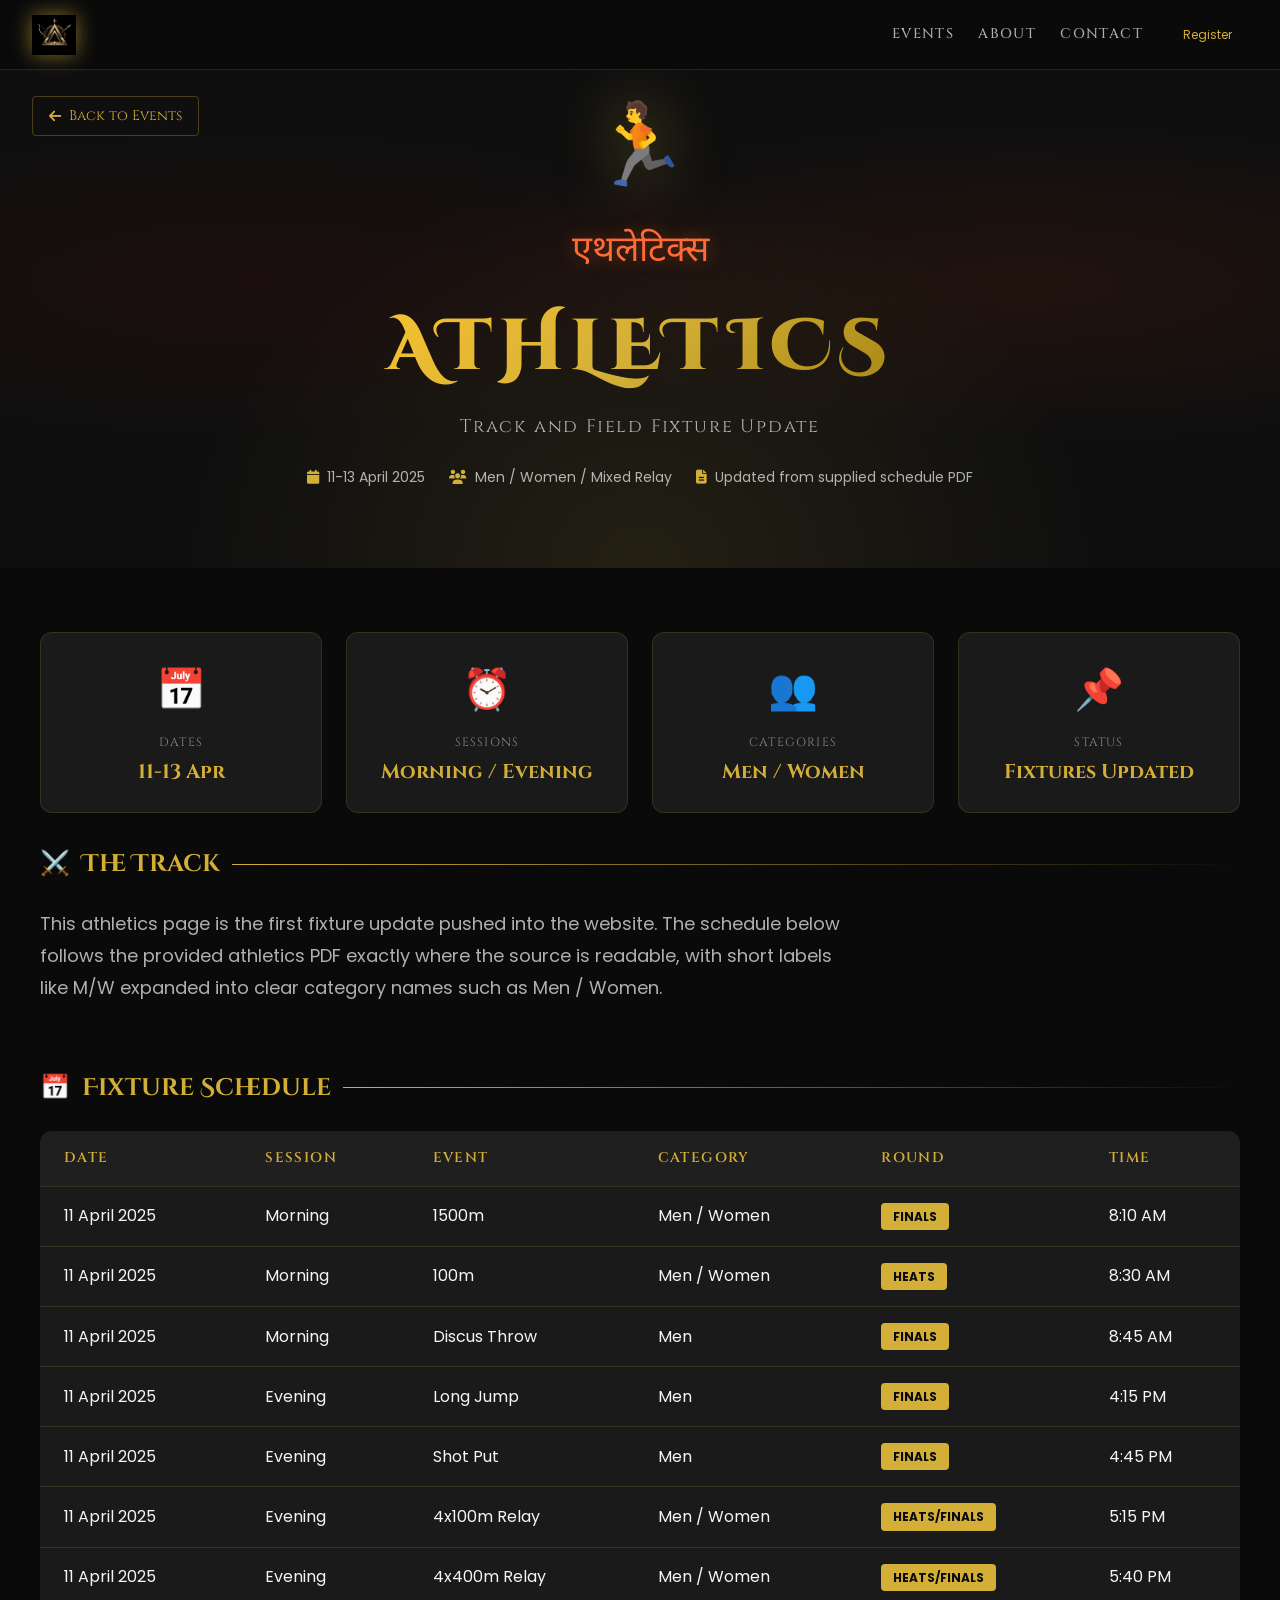
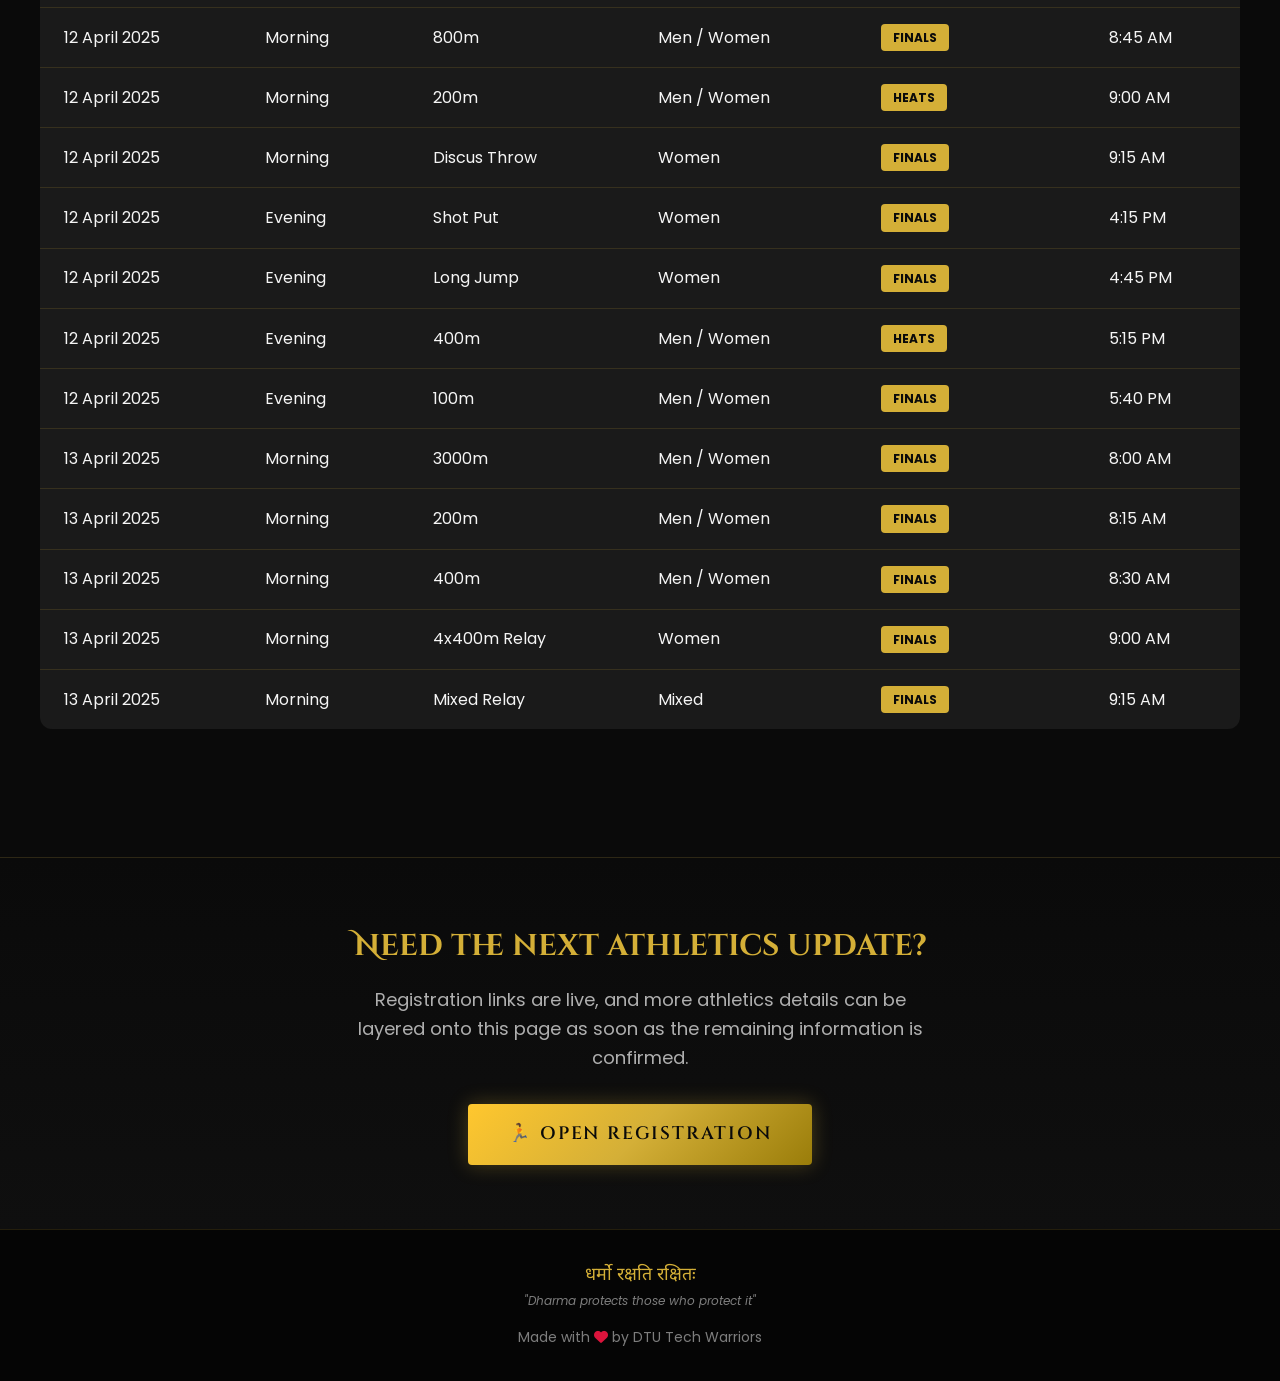
<file: events/athletics.html>
<!DOCTYPE html>
<html lang="en">

<head>
    <meta charset="UTF-8">
    <meta name="viewport" content="width=device-width, initial-scale=1.0">
    <title>Athletics Fixtures | AAHVAAN'26</title>
    <meta name="description"
        content="Athletics fixture update for AAHVAAN'26. View the published track and field schedule with Men, Women, and Mixed categories written out clearly.">

    <link rel="icon" type="image/x-icon"
        href="data:image/svg+xml,<svg xmlns='http://www.w3.org/2000/svg' viewBox='0 0 100 100'><text y='.9em' font-size='90'>🏃</text></svg>">
    <link href="https://cdnjs.cloudflare.com/ajax/libs/font-awesome/6.4.0/css/all.min.css" rel="stylesheet">
    <link rel="stylesheet" href="../css/mahabharata-theme.css">
    <link rel="stylesheet" href="../css/sections.css">
    <link rel="stylesheet" href="../css/event-page.css">
    <link rel="stylesheet" href="../css/responsive.css">
</head>

<body>

    <nav class="nav" id="nav">
        <img src="../assets/logo.png" alt="AAHVAAN'26 Logo" class="nav-logo">
        <div class="right">
            <a class="nav-link" href="../index.html#events">Events</a>
            <a class="nav-link" href="../index.html#about">About</a>
            <a class="nav-link" href="../index.html#contact">Contact</a>
            <a class="regist" href="../register.html">Register</a>
        </div>
    </nav>

    <section class="event-hero">
        <a href="../index.html#events" class="back-btn"><i class="fas fa-arrow-left"></i> Back to Events</a>

        <div class="event-hero-content">
            <div class="event-icon">🏃</div>
            <div class="event-sanskrit">एथलेटिक्स</div>
            <h1 class="event-title">ATHLETICS</h1>
            <p class="event-battle">Track and Field Fixture Update</p>

            <div class="event-meta">
                <div class="event-meta-item">
                    <i class="fas fa-calendar"></i>
                    <span>11-13 April 2025</span>
                </div>
                <div class="event-meta-item">
                    <i class="fas fa-users"></i>
                    <span>Men / Women / Mixed Relay</span>
                </div>
                <div class="event-meta-item">
                    <i class="fas fa-file-lines"></i>
                    <span>Updated from supplied schedule PDF</span>
                </div>
            </div>
        </div>
    </section>

    <div class="event-content">
        <div class="event-container">
            <div class="info-grid">
                <div class="info-card">
                    <div class="info-card-icon">📅</div>
                    <div class="info-card-label">Dates</div>
                    <div class="info-card-value">11-13 Apr</div>
                </div>
                <div class="info-card">
                    <div class="info-card-icon">⏰</div>
                    <div class="info-card-label">Sessions</div>
                    <div class="info-card-value">Morning / Evening</div>
                </div>
                <div class="info-card">
                    <div class="info-card-icon">👥</div>
                    <div class="info-card-label">Categories</div>
                    <div class="info-card-value">Men / Women</div>
                </div>
                <div class="info-card">
                    <div class="info-card-icon">📌</div>
                    <div class="info-card-label">Status</div>
                    <div class="info-card-value">Fixtures Updated</div>
                </div>
            </div>

            <section class="event-section">
                <h2 class="event-section-header"><span>⚔️</span> The Track</h2>
                <p class="event-description">
                    This athletics page is the first fixture update pushed into the website. The schedule below follows
                    the provided athletics PDF exactly where the source is readable, with short labels like M/W expanded
                    into clear category names such as Men / Women.
                </p>
            </section>

            <section class="event-section">
                <h2 class="event-section-header"><span>📅</span> Fixture Schedule</h2>
                <table class="schedule-table">
                    <thead>
                        <tr>
                            <th>Date</th>
                            <th>Session</th>
                            <th>Event</th>
                            <th>Category</th>
                            <th>Round</th>
                            <th>Time</th>
                        </tr>
                    </thead>
                    <tbody>
                        <tr>
                            <td>11 April 2025</td>
                            <td>Morning</td>
                            <td>1500m</td>
                            <td>Men / Women</td>
                            <td><span class="round-badge">Finals</span></td>
                            <td>8:10 AM</td>
                        </tr>
                        <tr>
                            <td>11 April 2025</td>
                            <td>Morning</td>
                            <td>100m</td>
                            <td>Men / Women</td>
                            <td><span class="round-badge">Heats</span></td>
                            <td>8:30 AM</td>
                        </tr>
                        <tr>
                            <td>11 April 2025</td>
                            <td>Morning</td>
                            <td>Discus Throw</td>
                            <td>Men</td>
                            <td><span class="round-badge">Finals</span></td>
                            <td>8:45 AM</td>
                        </tr>
                        <tr>
                            <td>11 April 2025</td>
                            <td>Evening</td>
                            <td>Long Jump</td>
                            <td>Men</td>
                            <td><span class="round-badge">Finals</span></td>
                            <td>4:15 PM</td>
                        </tr>
                        <tr>
                            <td>11 April 2025</td>
                            <td>Evening</td>
                            <td>Shot Put</td>
                            <td>Men</td>
                            <td><span class="round-badge">Finals</span></td>
                            <td>4:45 PM</td>
                        </tr>
                        <tr>
                            <td>11 April 2025</td>
                            <td>Evening</td>
                            <td>4x100m Relay</td>
                            <td>Men / Women</td>
                            <td><span class="round-badge">Heats/Finals</span></td>
                            <td>5:15 PM</td>
                        </tr>
                        <tr>
                            <td>11 April 2025</td>
                            <td>Evening</td>
                            <td>4x400m Relay</td>
                            <td>Men / Women</td>
                            <td><span class="round-badge">Heats/Finals</span></td>
                            <td>5:40 PM</td>
                        </tr>
                        <tr>
                            <td>12 April 2025</td>
                            <td>Morning</td>
                            <td>800m</td>
                            <td>Men / Women</td>
                            <td><span class="round-badge">Finals</span></td>
                            <td>8:45 AM</td>
                        </tr>
                        <tr>
                            <td>12 April 2025</td>
                            <td>Morning</td>
                            <td>200m</td>
                            <td>Men / Women</td>
                            <td><span class="round-badge">Heats</span></td>
                            <td>9:00 AM</td>
                        </tr>
                        <tr>
                            <td>12 April 2025</td>
                            <td>Morning</td>
                            <td>Discus Throw</td>
                            <td>Women</td>
                            <td><span class="round-badge">Finals</span></td>
                            <td>9:15 AM</td>
                        </tr>
                        <tr>
                            <td>12 April 2025</td>
                            <td>Evening</td>
                            <td>Shot Put</td>
                            <td>Women</td>
                            <td><span class="round-badge">Finals</span></td>
                            <td>4:15 PM</td>
                        </tr>
                        <tr>
                            <td>12 April 2025</td>
                            <td>Evening</td>
                            <td>Long Jump</td>
                            <td>Women</td>
                            <td><span class="round-badge">Finals</span></td>
                            <td>4:45 PM</td>
                        </tr>
                        <tr>
                            <td>12 April 2025</td>
                            <td>Evening</td>
                            <td>400m</td>
                            <td>Men / Women</td>
                            <td><span class="round-badge">Heats</span></td>
                            <td>5:15 PM</td>
                        </tr>
                        <tr>
                            <td>12 April 2025</td>
                            <td>Evening</td>
                            <td>100m</td>
                            <td>Men / Women</td>
                            <td><span class="round-badge">Finals</span></td>
                            <td>5:40 PM</td>
                        </tr>
                        <tr>
                            <td>13 April 2025</td>
                            <td>Morning</td>
                            <td>3000m</td>
                            <td>Men / Women</td>
                            <td><span class="round-badge">Finals</span></td>
                            <td>8:00 AM</td>
                        </tr>
                        <tr>
                            <td>13 April 2025</td>
                            <td>Morning</td>
                            <td>200m</td>
                            <td>Men / Women</td>
                            <td><span class="round-badge">Finals</span></td>
                            <td>8:15 AM</td>
                        </tr>
                        <tr>
                            <td>13 April 2025</td>
                            <td>Morning</td>
                            <td>400m</td>
                            <td>Men / Women</td>
                            <td><span class="round-badge">Finals</span></td>
                            <td>8:30 AM</td>
                        </tr>
                        <tr>
                            <td>13 April 2025</td>
                            <td>Morning</td>
                            <td>4x400m Relay</td>
                            <td>Women</td>
                            <td><span class="round-badge">Finals</span></td>
                            <td>9:00 AM</td>
                        </tr>
                        <tr>
                            <td>13 April 2025</td>
                            <td>Morning</td>
                            <td>Mixed Relay</td>
                            <td>Mixed</td>
                            <td><span class="round-badge">Finals</span></td>
                            <td>9:15 AM</td>
                        </tr>
                    </tbody>
                </table>

                <!-- <div class="schedule-note">
                    <strong>Source note:</strong> the supplied PDF also shows one additional
                    <strong>12 April 2025, Morning, 8:15 AM, Heats</strong> row with no readable event name in the
                    document render. I have left that event name unpublished instead of guessing.
                </div> -->
            </section>

            <!-- <section class="event-section">
                <h2 class="event-section-header"><span>📜</span> Fixture Notes</h2>
                <ul class="rules-list">
                    <li><span>M/W from the source schedule has been written out as Men / Women for clarity.</span></li>
                    <li><span>Mixed Relay is shown separately as Mixed instead of folding it into Men / Women.</span>
                    </li>
                    <li><span>All published times and dates on this page follow the supplied athletics PDF dated 11-13
                            April 2025.</span></li>
                    <li><span>Venue, coordinator, and event-specific registration details were not present in the shared
                            schedule and can be added once confirmed.</span></li>
                </ul>
            </section> -->
        </div>
    </div>

    <section class="register-cta">
        <h2 class="register-cta-title">Need the next athletics update?</h2>
        <p class="register-cta-text">
            Registration links are live, and more athletics details can be layered onto this page as soon as the
            remaining information is confirmed.
        </p>
        <a href="../register.html" class="btn-war"><span>🏃</span> Open Registration</a>
    </section>

    <footer>
        <div class="footer-quote">
            <div class="footer-quote-sanskrit">धर्मो रक्षति रक्षितः</div>
            <div class="footer-quote-english">"Dharma protects those who protect it"</div>
        </div>
        <div class="love">Made with <i class="fa fa-heart"></i> by DTU Tech Warriors</div>
    </footer>

    <script src="../js/main.js"></script>
</body>

</html>
</file>
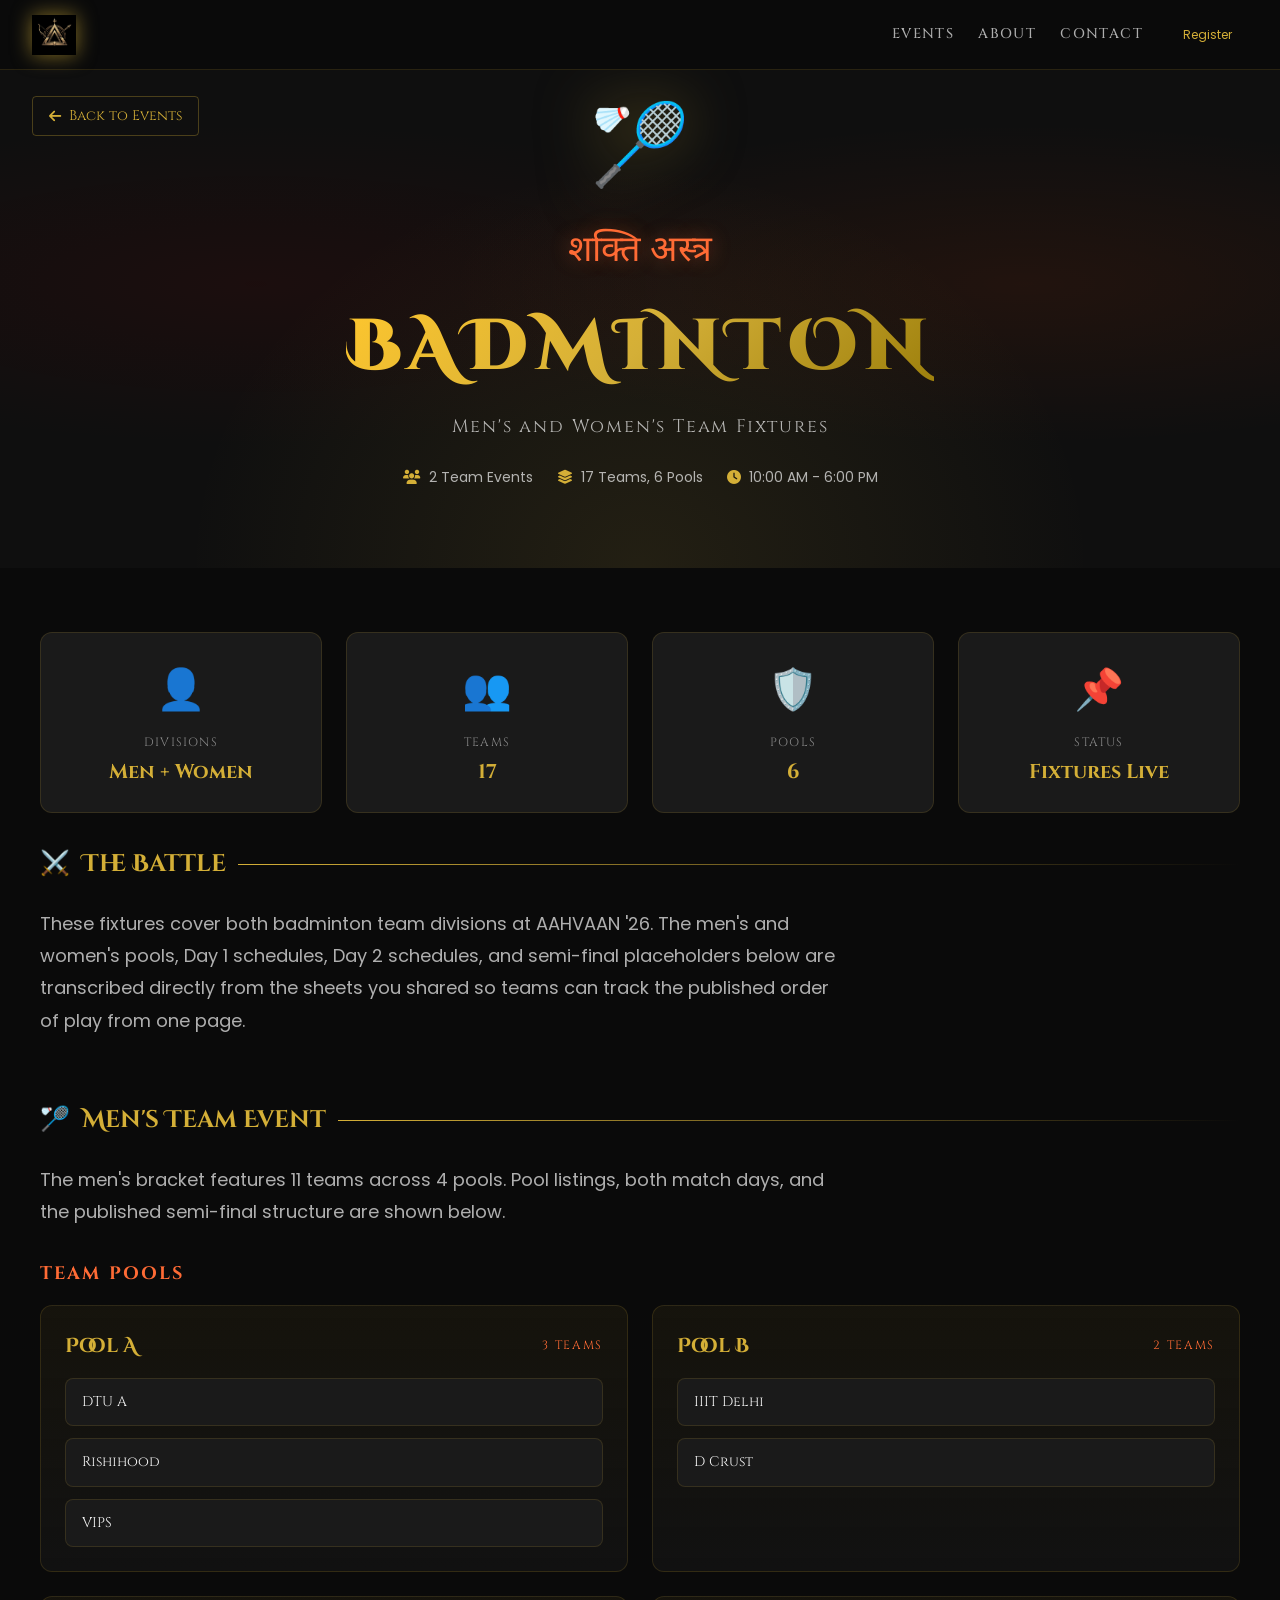
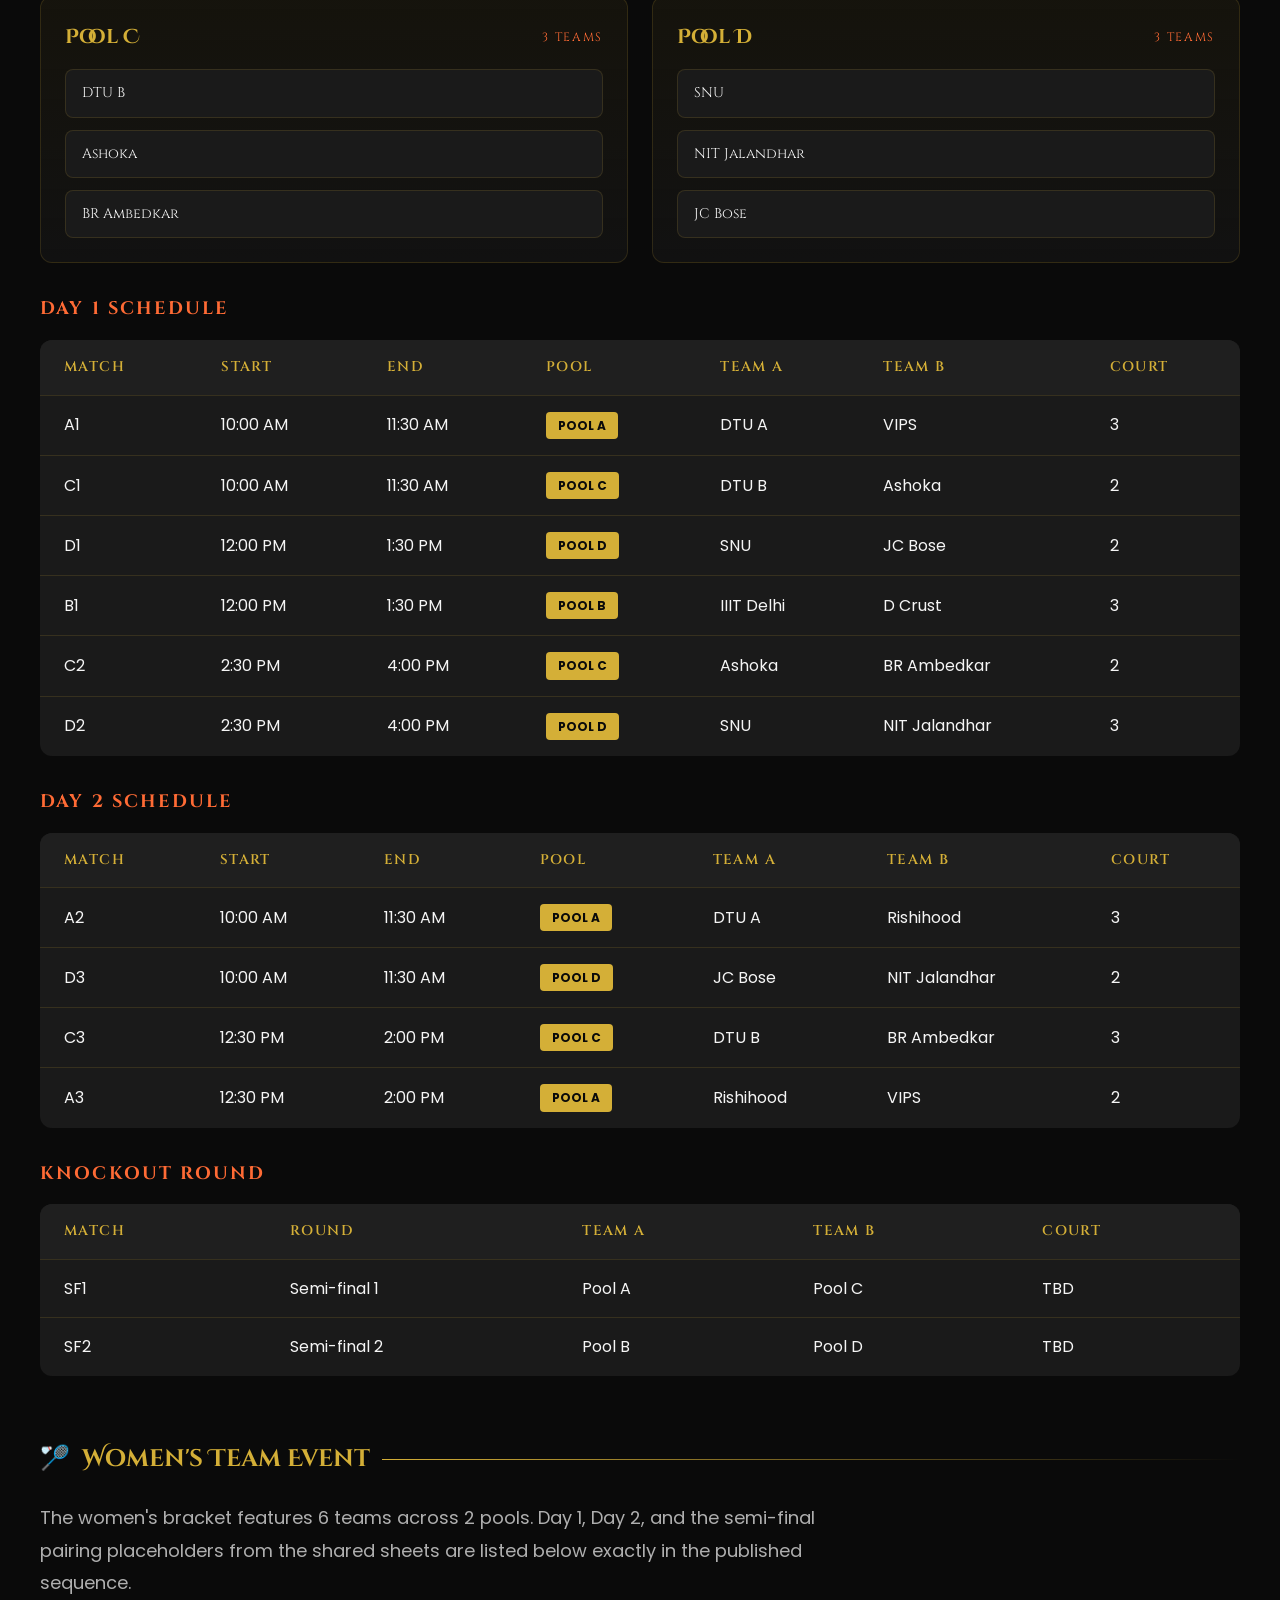
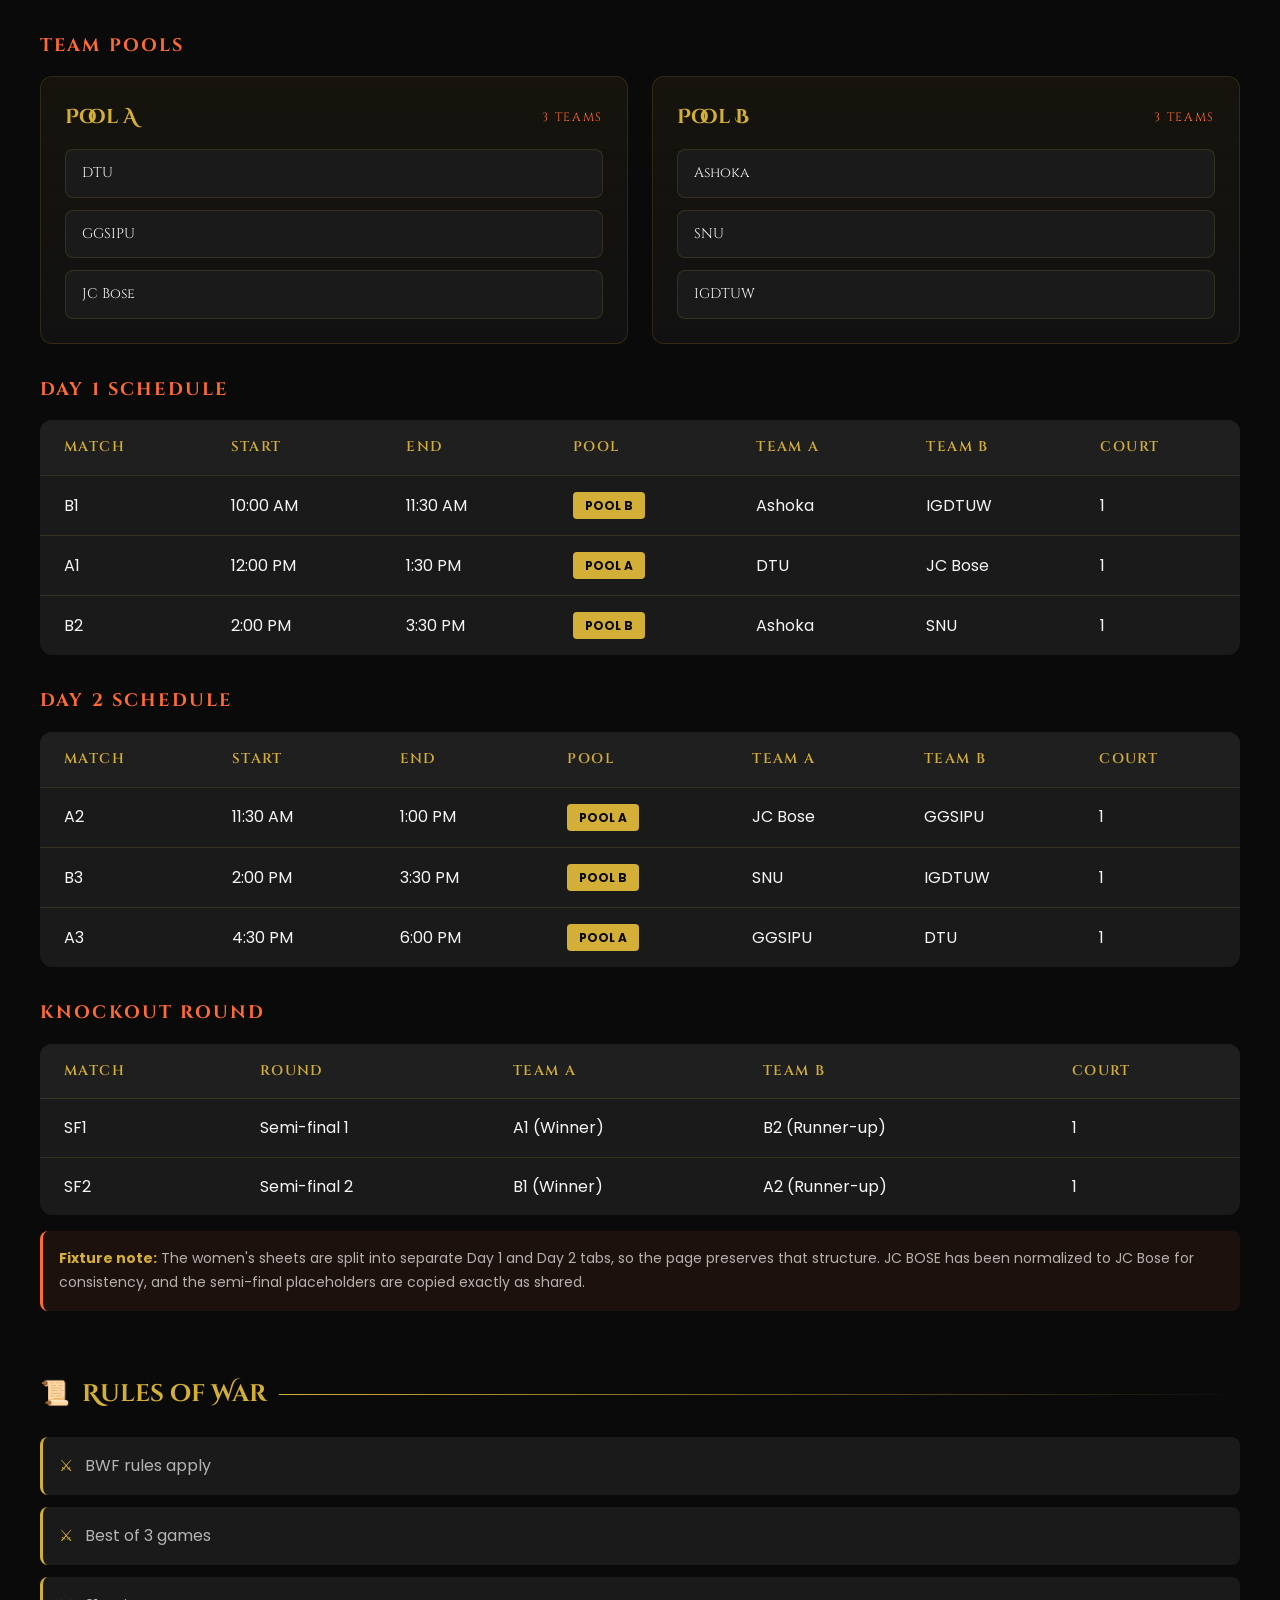
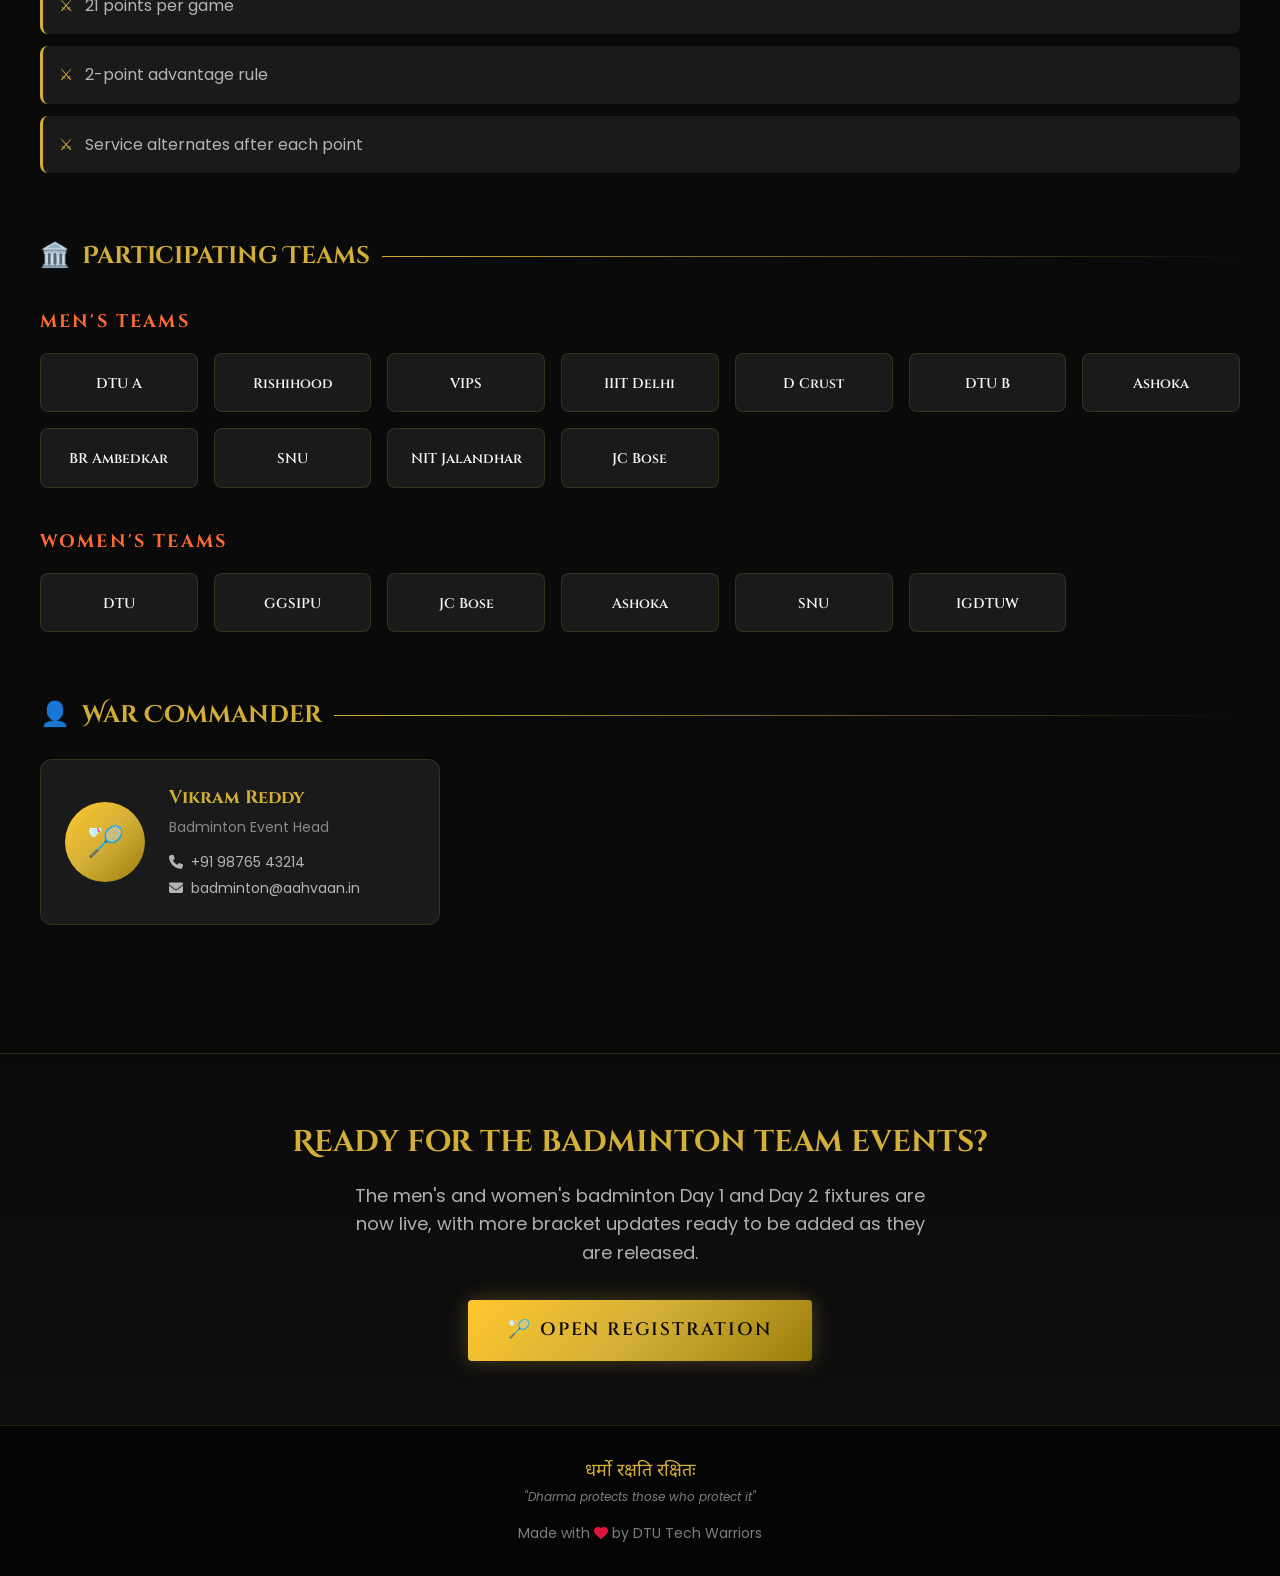
<file: events/badminton.html>
<!DOCTYPE html>
<html lang="en">

<head>
    <meta charset="UTF-8">
    <meta name="viewport" content="width=device-width, initial-scale=1.0">
    <title>Badminton Fixtures | AAHVAAN'26</title>
    <meta name="description"
        content="Badminton team event fixtures at AAHVAAN'26. View the published men's and women's pools, Day 1 and Day 2 schedules, and semi-final brackets.">

    <link rel="icon" type="image/x-icon"
        href="data:image/svg+xml,<svg xmlns='http://www.w3.org/2000/svg' viewBox='0 0 100 100'><text y='.9em' font-size='90'>🏸</text></svg>">
    <link href="https://cdnjs.cloudflare.com/ajax/libs/font-awesome/6.4.0/css/all.min.css" rel="stylesheet">
    <link rel="stylesheet" href="../css/mahabharata-theme.css">
    <link rel="stylesheet" href="../css/sections.css">
    <link rel="stylesheet" href="../css/event-page.css">
    <link rel="stylesheet" href="../css/responsive.css">
</head>

<body>

    <nav class="nav" id="nav">
        <!-- <div class="left"><a href="../index.html"
                style="font-family: var(--font-display); font-size: 1.5rem; color: var(--gold-500); filter: var(--glow-gold); text-decoration: none;">AAHVAAN'26</a>
        </div> -->
        <img src="../assets/logo.png" alt="AAHVAAN'26 Logo" class="nav-logo">
        <div class="right">
            <a class="nav-link" href="../index.html#events">Events</a>
            <a class="nav-link" href="../index.html#about">About</a>
            <a class="nav-link" href="../index.html#contact">Contact</a>
            <a class="regist" href="../register.html">Register</a>
        </div>
    </nav>

    <section class="event-hero">
        <a href="../index.html#events" class="back-btn"><i class="fas fa-arrow-left"></i> Back to Events</a>
        <div class="event-hero-content">
            <div class="event-icon">🏸</div>
            <div class="event-sanskrit">शक्ति अस्त्र</div>
            <h1 class="event-title">BADMINTON</h1>
            <p class="event-battle">Men's and Women's Team Fixtures</p>
            <div class="event-meta">
                <div class="event-meta-item"><i class="fas fa-users"></i><span>2 Team Events</span></div>
                <div class="event-meta-item"><i class="fas fa-layer-group"></i><span>17 Teams, 6 Pools</span></div>
                <div class="event-meta-item"><i class="fas fa-clock"></i><span>10:00 AM - 6:00 PM</span></div>
            </div>
        </div>
    </section>

    <div class="event-content">
        <div class="event-container">
            <div class="info-grid">
                <div class="info-card">
                    <div class="info-card-icon">👤</div>
                    <div class="info-card-label">Divisions</div>
                    <div class="info-card-value">Men + Women</div>
                </div>
                <div class="info-card">
                    <div class="info-card-icon">👥</div>
                    <div class="info-card-label">Teams</div>
                    <div class="info-card-value">17</div>
                </div>
                <div class="info-card">
                    <div class="info-card-icon">🛡️</div>
                    <div class="info-card-label">Pools</div>
                    <div class="info-card-value">6</div>
                </div>
                <div class="info-card">
                    <div class="info-card-icon">📌</div>
                    <div class="info-card-label">Status</div>
                    <div class="info-card-value">Fixtures Live</div>
                </div>
            </div>

            <section class="event-section">
                <h2 class="event-section-header"><span>⚔️</span> The Battle</h2>
                <p class="event-description">
                    These fixtures cover both badminton team divisions at AAHVAAN '26. The men's and women's pools,
                    Day 1 schedules, Day 2 schedules, and semi-final placeholders below are transcribed directly from
                    the sheets you shared so teams can track the published order of play from one page.
                </p>
            </section>

            <section class="event-section">
                <h2 class="event-section-header"><span>🏸</span> Men's Team Event</h2>
                <p class="event-description">
                    The men's bracket features 11 teams across 4 pools. Pool listings, both match days, and the
                    published semi-final structure are shown below.
                </p>

                <h3 class="event-subsection-header">Team Pools</h3>
                <div class="pools-grid">
                    <article class="pool-card">
                        <div class="pool-card-header">
                            <h3 class="pool-title">Pool A</h3>
                            <div class="pool-subtitle">3 Teams</div>
                        </div>
                        <div class="pool-team-list">
                            <div class="pool-team">DTU A</div>
                            <div class="pool-team">Rishihood</div>
                            <div class="pool-team">VIPS</div>
                        </div>
                    </article>

                    <article class="pool-card">
                        <div class="pool-card-header">
                            <h3 class="pool-title">Pool B</h3>
                            <div class="pool-subtitle">2 Teams</div>
                        </div>
                        <div class="pool-team-list">
                            <div class="pool-team">IIIT Delhi</div>
                            <div class="pool-team">D Crust</div>
                        </div>
                    </article>

                    <article class="pool-card">
                        <div class="pool-card-header">
                            <h3 class="pool-title">Pool C</h3>
                            <div class="pool-subtitle">3 Teams</div>
                        </div>
                        <div class="pool-team-list">
                            <div class="pool-team">DTU B</div>
                            <div class="pool-team">Ashoka</div>
                            <div class="pool-team">BR Ambedkar</div>
                        </div>
                    </article>

                    <article class="pool-card">
                        <div class="pool-card-header">
                            <h3 class="pool-title">Pool D</h3>
                            <div class="pool-subtitle">3 Teams</div>
                        </div>
                        <div class="pool-team-list">
                            <div class="pool-team">SNU</div>
                            <div class="pool-team">NIT Jalandhar</div>
                            <div class="pool-team">JC Bose</div>
                        </div>
                    </article>
                </div>

                <h3 class="event-subsection-header">Day 1 Schedule</h3>
                <table class="schedule-table">
                    <thead>
                        <tr>
                            <th>Match</th>
                            <th>Start</th>
                            <th>End</th>
                            <th>Pool</th>
                            <th>Team A</th>
                            <th>Team B</th>
                            <th>Court</th>
                        </tr>
                    </thead>
                    <tbody>
                        <tr>
                            <td>A1</td>
                            <td>10:00 AM</td>
                            <td>11:30 AM</td>
                            <td><span class="round-badge">Pool A</span></td>
                            <td>DTU A</td>
                            <td>VIPS</td>
                            <td>3</td>
                        </tr>
                        <tr>
                            <td>C1</td>
                            <td>10:00 AM</td>
                            <td>11:30 AM</td>
                            <td><span class="round-badge">Pool C</span></td>
                            <td>DTU B</td>
                            <td>Ashoka</td>
                            <td>2</td>
                        </tr>
                        <tr>
                            <td>D1</td>
                            <td>12:00 PM</td>
                            <td>1:30 PM</td>
                            <td><span class="round-badge">Pool D</span></td>
                            <td>SNU</td>
                            <td>JC Bose</td>
                            <td>2</td>
                        </tr>
                        <tr>
                            <td>B1</td>
                            <td>12:00 PM</td>
                            <td>1:30 PM</td>
                            <td><span class="round-badge">Pool B</span></td>
                            <td>IIIT Delhi</td>
                            <td>D Crust</td>
                            <td>3</td>
                        </tr>
                        <tr>
                            <td>C2</td>
                            <td>2:30 PM</td>
                            <td>4:00 PM</td>
                            <td><span class="round-badge">Pool C</span></td>
                            <td>Ashoka</td>
                            <td>BR Ambedkar</td>
                            <td>2</td>
                        </tr>
                        <tr>
                            <td>D2</td>
                            <td>2:30 PM</td>
                            <td>4:00 PM</td>
                            <td><span class="round-badge">Pool D</span></td>
                            <td>SNU</td>
                            <td>NIT Jalandhar</td>
                            <td>3</td>
                        </tr>
                    </tbody>
                </table>

                <h3 class="event-subsection-header">Day 2 Schedule</h3>
                <table class="schedule-table">
                    <thead>
                        <tr>
                            <th>Match</th>
                            <th>Start</th>
                            <th>End</th>
                            <th>Pool</th>
                            <th>Team A</th>
                            <th>Team B</th>
                            <th>Court</th>
                        </tr>
                    </thead>
                    <tbody>
                        <tr>
                            <td>A2</td>
                            <td>10:00 AM</td>
                            <td>11:30 AM</td>
                            <td><span class="round-badge">Pool A</span></td>
                            <td>DTU A</td>
                            <td>Rishihood</td>
                            <td>3</td>
                        </tr>
                        <tr>
                            <td>D3</td>
                            <td>10:00 AM</td>
                            <td>11:30 AM</td>
                            <td><span class="round-badge">Pool D</span></td>
                            <td>JC Bose</td>
                            <td>NIT Jalandhar</td>
                            <td>2</td>
                        </tr>
                        <tr>
                            <td>C3</td>
                            <td>12:30 PM</td>
                            <td>2:00 PM</td>
                            <td><span class="round-badge">Pool C</span></td>
                            <td>DTU B</td>
                            <td>BR Ambedkar</td>
                            <td>3</td>
                        </tr>
                        <tr>
                            <td>A3</td>
                            <td>12:30 PM</td>
                            <td>2:00 PM</td>
                            <td><span class="round-badge">Pool A</span></td>
                            <td>Rishihood</td>
                            <td>VIPS</td>
                            <td>2</td>
                        </tr>
                    </tbody>
                </table>

                <h3 class="event-subsection-header">Knockout Round</h3>
                <table class="schedule-table">
                    <thead>
                        <tr>
                            <th>Match</th>
                            <th>Round</th>
                            <th>Team A</th>
                            <th>Team B</th>
                            <th>Court</th>
                        </tr>
                    </thead>
                    <tbody>
                        <tr>
                            <td>SF1</td>
                            <td>Semi-final 1</td>
                            <td>Pool A</td>
                            <td>Pool C</td>
                            <td>TBD</td>
                        </tr>
                        <tr>
                            <td>SF2</td>
                            <td>Semi-final 2</td>
                            <td>Pool B</td>
                            <td>Pool D</td>
                            <td>TBD</td>
                        </tr>
                    </tbody>
                </table>

                <!-- <div class="schedule-note">
                    <strong>Fixture note:</strong> The shared sheet is explicitly marked as the men's badminton team
                    event. Team names such as IIIT D and JC BOSE have been expanded here to IIIT Delhi and JC Bose for
                    consistency, and D-series matches are listed under Pool D to match the team grouping.
                </div> -->
            </section>

            <section class="event-section">
                <h2 class="event-section-header"><span>🏸</span> Women's Team Event</h2>
                <p class="event-description">
                    The women's bracket features 6 teams across 2 pools. Day 1, Day 2, and the semi-final pairing
                    placeholders from the shared sheets are listed below exactly in the published sequence.
                </p>

                <h3 class="event-subsection-header">Team Pools</h3>
                <div class="pools-grid">
                    <article class="pool-card">
                        <div class="pool-card-header">
                            <h3 class="pool-title">Pool A</h3>
                            <div class="pool-subtitle">3 Teams</div>
                        </div>
                        <div class="pool-team-list">
                            <div class="pool-team">DTU</div>
                            <div class="pool-team">GGSIPU</div>
                            <div class="pool-team">JC Bose</div>
                        </div>
                    </article>

                    <article class="pool-card">
                        <div class="pool-card-header">
                            <h3 class="pool-title">Pool B</h3>
                            <div class="pool-subtitle">3 Teams</div>
                        </div>
                        <div class="pool-team-list">
                            <div class="pool-team">Ashoka</div>
                            <div class="pool-team">SNU</div>
                            <div class="pool-team">IGDTUW</div>
                        </div>
                    </article>
                </div>

                <h3 class="event-subsection-header">Day 1 Schedule</h3>
                <table class="schedule-table">
                    <thead>
                        <tr>
                            <th>Match</th>
                            <th>Start</th>
                            <th>End</th>
                            <th>Pool</th>
                            <th>Team A</th>
                            <th>Team B</th>
                            <th>Court</th>
                        </tr>
                    </thead>
                    <tbody>
                        <tr>
                            <td>B1</td>
                            <td>10:00 AM</td>
                            <td>11:30 AM</td>
                            <td><span class="round-badge">Pool B</span></td>
                            <td>Ashoka</td>
                            <td>IGDTUW</td>
                            <td>1</td>
                        </tr>
                        <tr>
                            <td>A1</td>
                            <td>12:00 PM</td>
                            <td>1:30 PM</td>
                            <td><span class="round-badge">Pool A</span></td>
                            <td>DTU</td>
                            <td>JC Bose</td>
                            <td>1</td>
                        </tr>
                        <tr>
                            <td>B2</td>
                            <td>2:00 PM</td>
                            <td>3:30 PM</td>
                            <td><span class="round-badge">Pool B</span></td>
                            <td>Ashoka</td>
                            <td>SNU</td>
                            <td>1</td>
                        </tr>
                    </tbody>
                </table>

                <h3 class="event-subsection-header">Day 2 Schedule</h3>
                <table class="schedule-table">
                    <thead>
                        <tr>
                            <th>Match</th>
                            <th>Start</th>
                            <th>End</th>
                            <th>Pool</th>
                            <th>Team A</th>
                            <th>Team B</th>
                            <th>Court</th>
                        </tr>
                    </thead>
                    <tbody>
                        <tr>
                            <td>A2</td>
                            <td>11:30 AM</td>
                            <td>1:00 PM</td>
                            <td><span class="round-badge">Pool A</span></td>
                            <td>JC Bose</td>
                            <td>GGSIPU</td>
                            <td>1</td>
                        </tr>
                        <tr>
                            <td>B3</td>
                            <td>2:00 PM</td>
                            <td>3:30 PM</td>
                            <td><span class="round-badge">Pool B</span></td>
                            <td>SNU</td>
                            <td>IGDTUW</td>
                            <td>1</td>
                        </tr>
                        <tr>
                            <td>A3</td>
                            <td>4:30 PM</td>
                            <td>6:00 PM</td>
                            <td><span class="round-badge">Pool A</span></td>
                            <td>GGSIPU</td>
                            <td>DTU</td>
                            <td>1</td>
                        </tr>
                    </tbody>
                </table>

                <h3 class="event-subsection-header">Knockout Round</h3>
                <table class="schedule-table">
                    <thead>
                        <tr>
                            <th>Match</th>
                            <th>Round</th>
                            <th>Team A</th>
                            <th>Team B</th>
                            <th>Court</th>
                        </tr>
                    </thead>
                    <tbody>
                        <tr>
                            <td>SF1</td>
                            <td>Semi-final 1</td>
                            <td>A1 (Winner)</td>
                            <td>B2 (Runner-up)</td>
                            <td>1</td>
                        </tr>
                        <tr>
                            <td>SF2</td>
                            <td>Semi-final 2</td>
                            <td>B1 (Winner)</td>
                            <td>A2 (Runner-up)</td>
                            <td>1</td>
                        </tr>
                    </tbody>
                </table>

                <div class="schedule-note">
                    <strong>Fixture note:</strong> The women's sheets are split into separate Day 1 and Day 2 tabs, so
                    the page preserves that structure. JC BOSE has been normalized to JC Bose for consistency, and the
                    semi-final placeholders are copied exactly as shared.
                </div>
            </section>

            <section class="event-section">
                <h2 class="event-section-header"><span>📜</span> Rules of War</h2>
                <ul class="rules-list">
                    <li><span>BWF rules apply</span></li>
                    <li><span>Best of 3 games</span></li>
                    <li><span>21 points per game</span></li>
                    <li><span>2-point advantage rule</span></li>
                    <li><span>Service alternates after each point</span></li>
                </ul>
            </section>

            <section class="event-section">
                <h2 class="event-section-header"><span>🏛️</span> Participating Teams</h2>

                <div class="teams-block">
                    <h3 class="event-subsection-header">Men's Teams</h3>
                    <div class="teams-grid">
                        <div class="team-card"><span class="team-name">DTU A</span></div>
                        <div class="team-card"><span class="team-name">Rishihood</span></div>
                        <div class="team-card"><span class="team-name">VIPS</span></div>
                        <div class="team-card"><span class="team-name">IIIT Delhi</span></div>
                        <div class="team-card"><span class="team-name">D Crust</span></div>
                        <div class="team-card"><span class="team-name">DTU B</span></div>
                        <div class="team-card"><span class="team-name">Ashoka</span></div>
                        <div class="team-card"><span class="team-name">BR Ambedkar</span></div>
                        <div class="team-card"><span class="team-name">SNU</span></div>
                        <div class="team-card"><span class="team-name">NIT Jalandhar</span></div>
                        <div class="team-card"><span class="team-name">JC Bose</span></div>
                    </div>
                </div>

                <div class="teams-block">
                    <h3 class="event-subsection-header">Women's Teams</h3>
                    <div class="teams-grid">
                        <div class="team-card"><span class="team-name">DTU</span></div>
                        <div class="team-card"><span class="team-name">GGSIPU</span></div>
                        <div class="team-card"><span class="team-name">JC Bose</span></div>
                        <div class="team-card"><span class="team-name">Ashoka</span></div>
                        <div class="team-card"><span class="team-name">SNU</span></div>
                        <div class="team-card"><span class="team-name">IGDTUW</span></div>
                    </div>
                </div>
            </section>

            <section class="event-section">
                <h2 class="event-section-header"><span>👤</span> War Commander</h2>
                <div class="coordinator-card">
                    <div class="coordinator-avatar">🏸</div>
                    <div class="coordinator-info">
                        <div class="coordinator-name">Vikram Reddy</div>
                        <div class="coordinator-role">Badminton Event Head</div>
                        <div class="coordinator-contact">
                            <a href="tel:+919876543214"><i class="fas fa-phone"></i> +91 98765 43214</a>
                            <a href="mailto:badminton@aahvaan.in"><i class="fas fa-envelope"></i>
                                badminton@aahvaan.in</a>
                        </div>
                    </div>
                </div>
            </section>
        </div>
    </div>

    <section class="register-cta">
        <h2 class="register-cta-title">Ready for the badminton team events?</h2>
        <p class="register-cta-text">
            The men's and women's badminton Day 1 and Day 2 fixtures are now live, with more bracket updates ready to
            be added as they are released.
        </p>
        <a href="../register.html?event=badminton" class="btn-war"><span>🏸</span> Open Registration</a>
    </section>

    <footer>
        <div class="footer-quote">
            <div class="footer-quote-sanskrit">धर्मो रक्षति रक्षितः</div>
            <div class="footer-quote-english">"Dharma protects those who protect it"</div>
        </div>
        <div class="love">Made with <i class="fa fa-heart"></i> by DTU Tech Warriors</div>
    </footer>
    <script src="../js/main.js"></script>
</body>

</html>
</file>
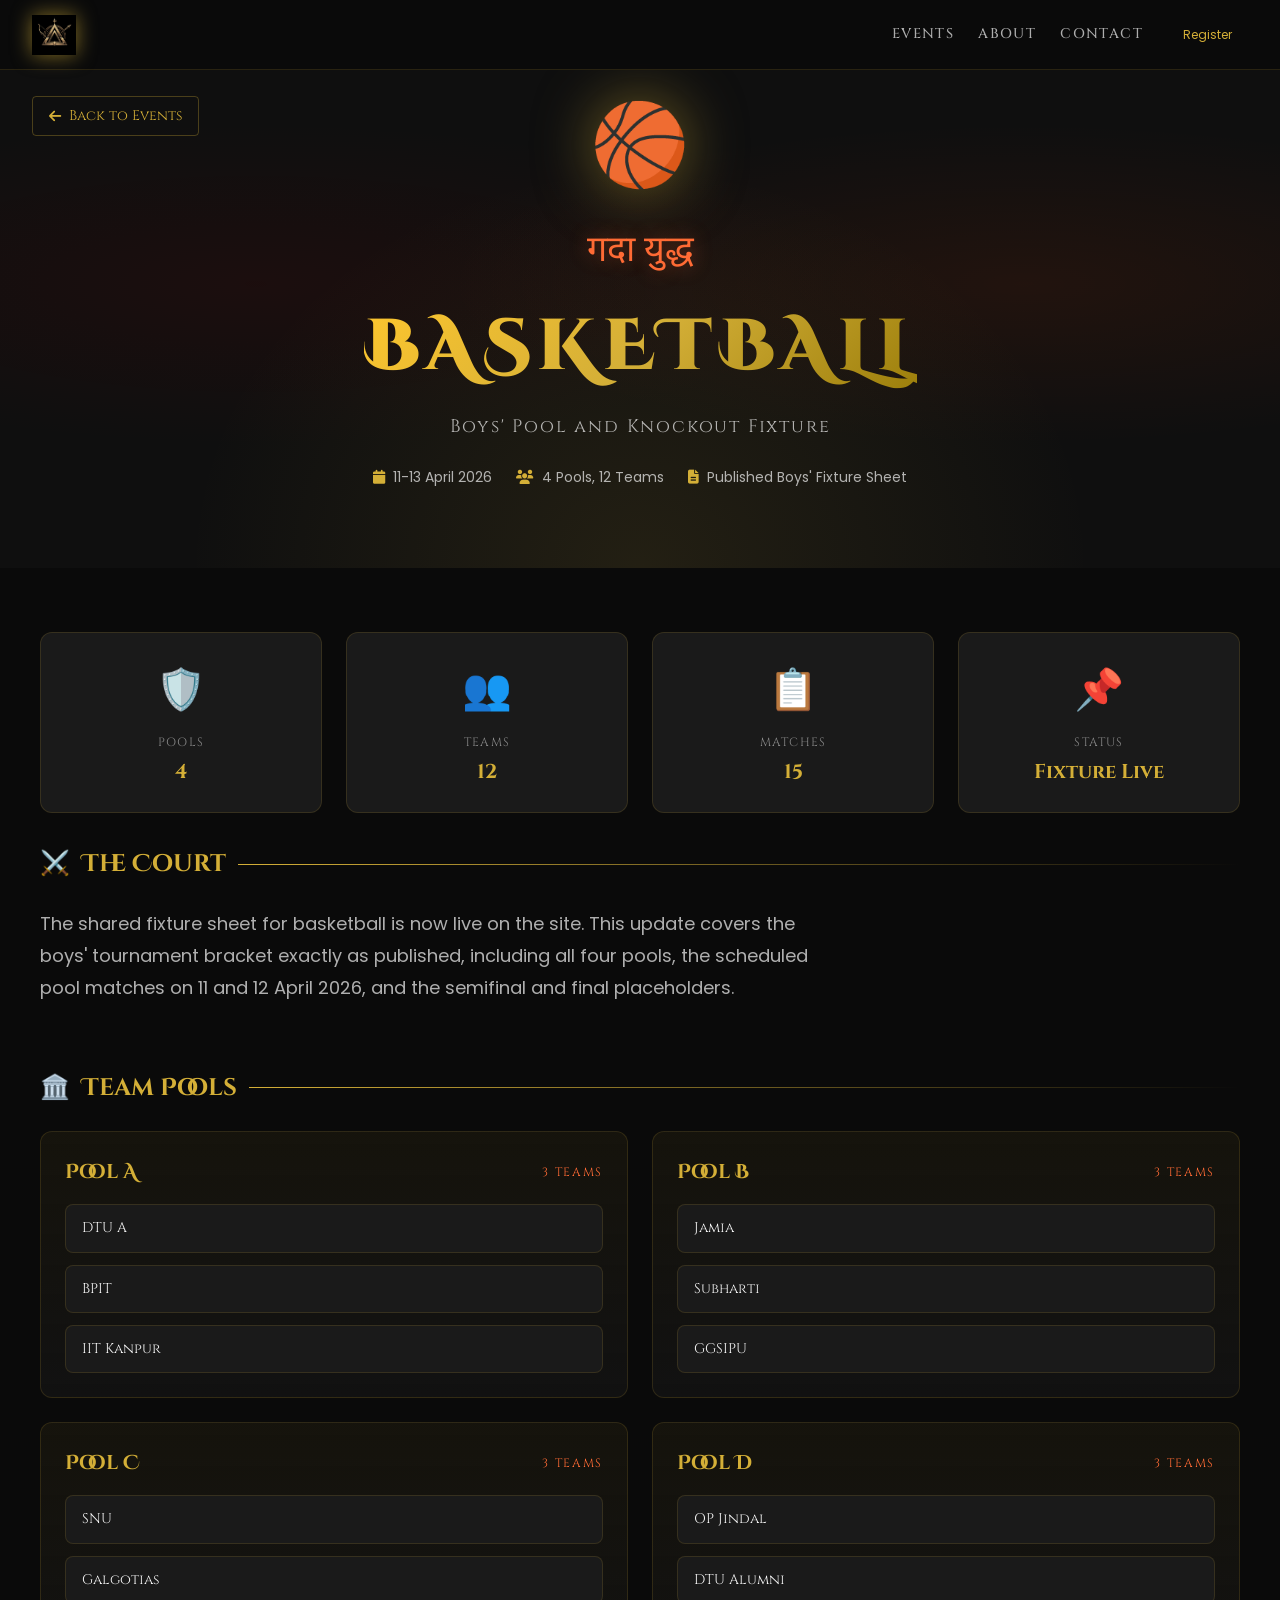
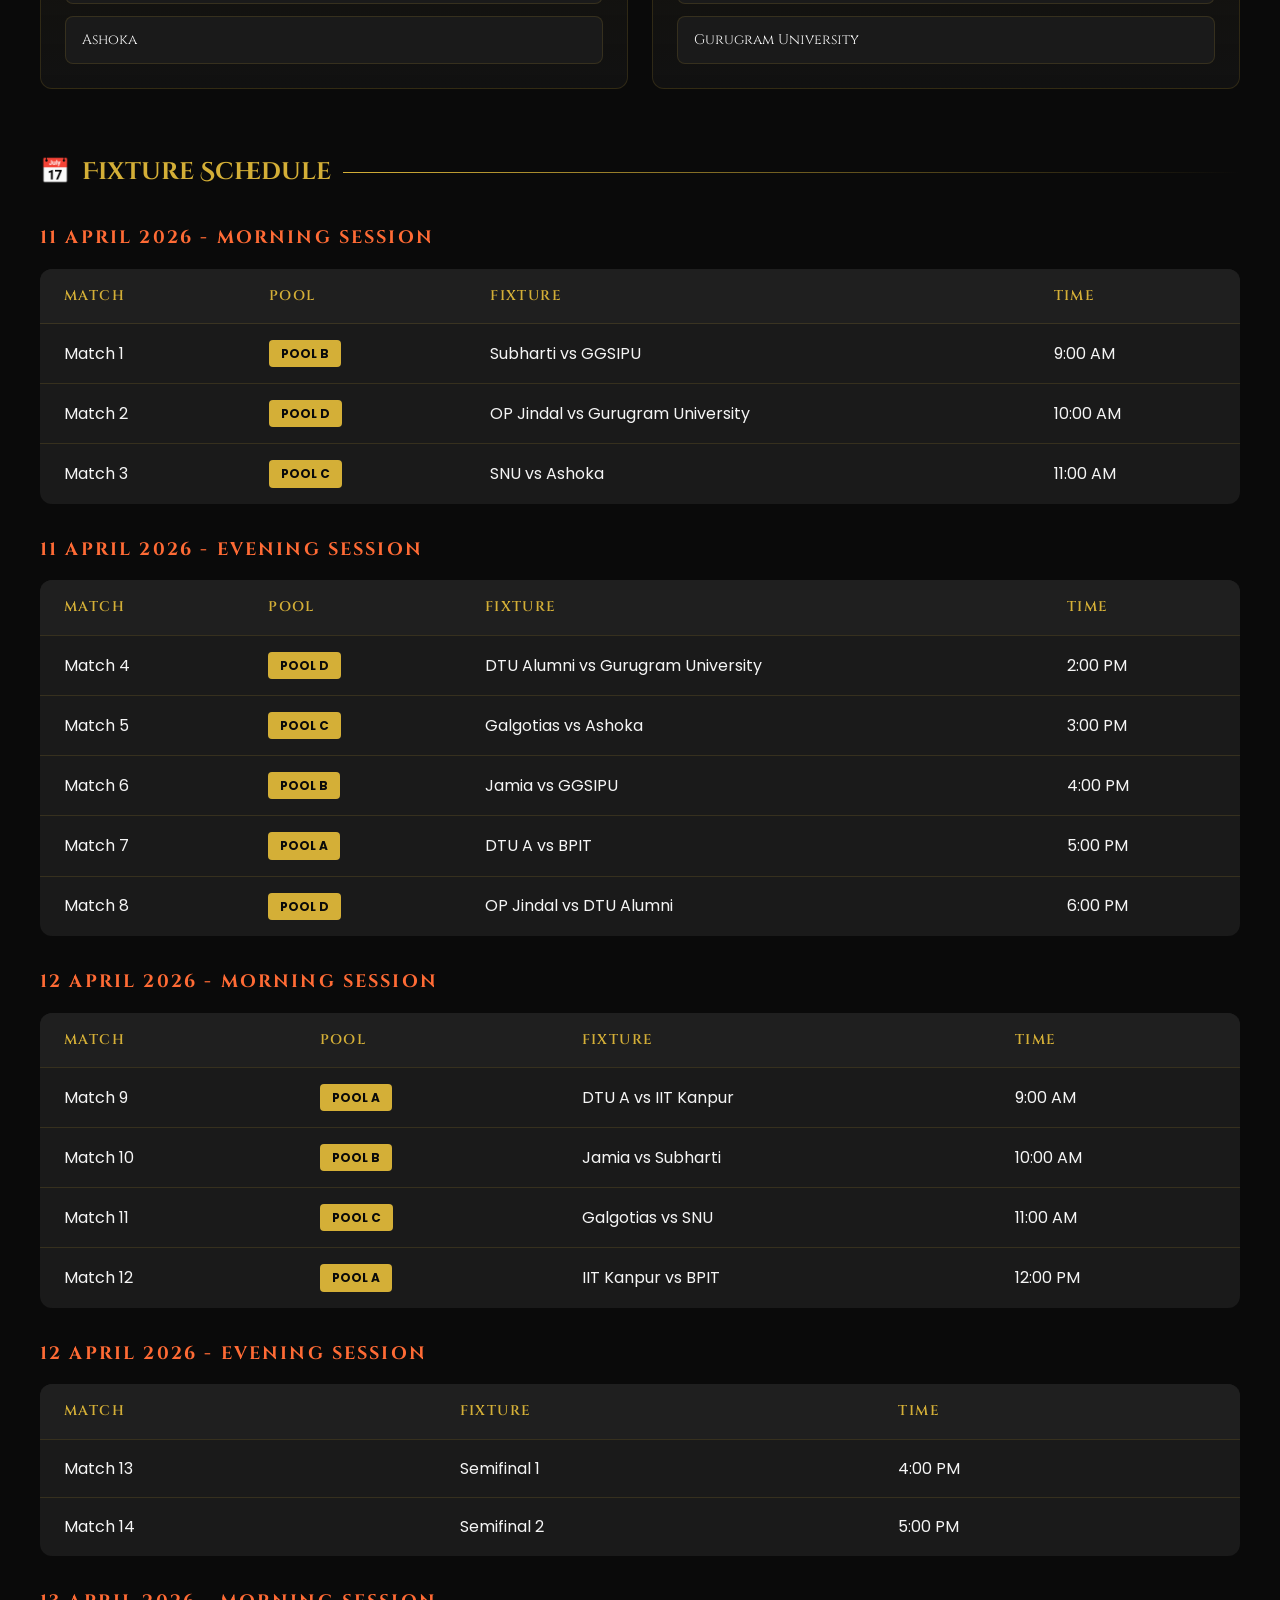
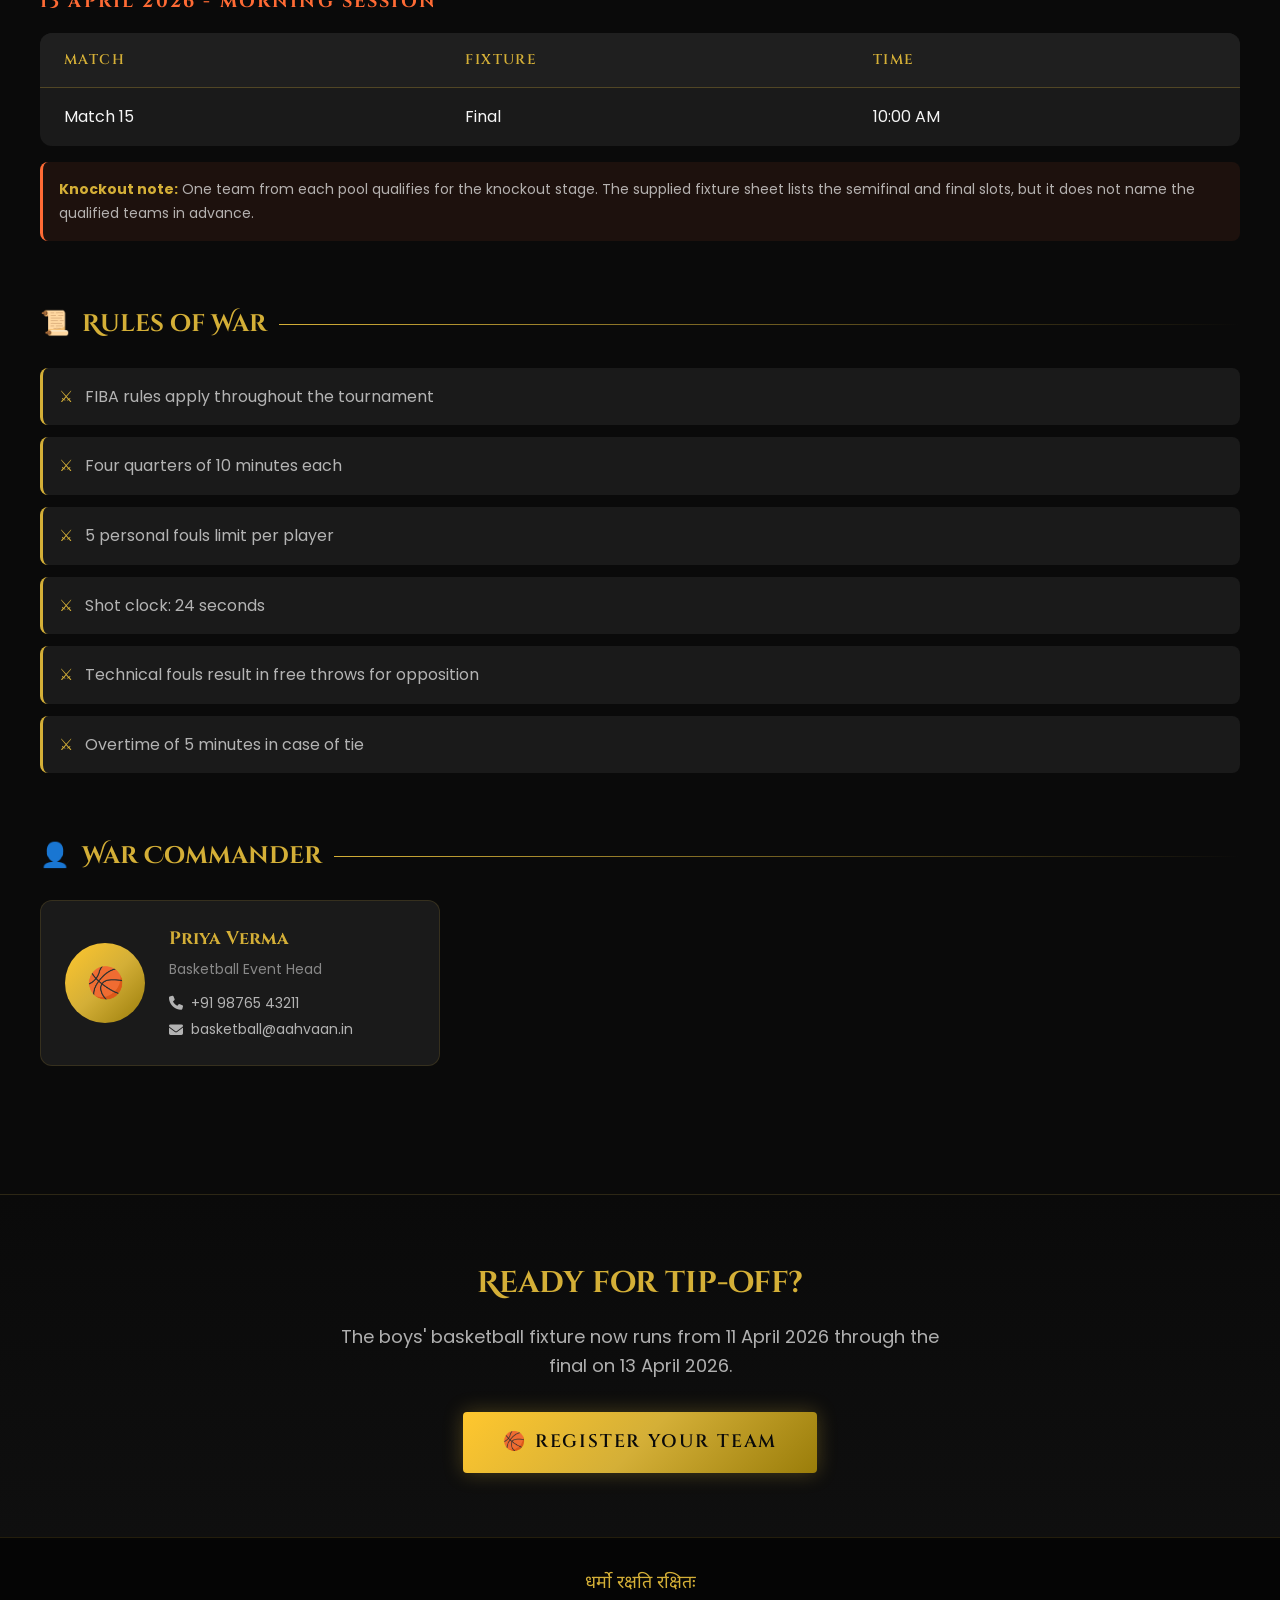
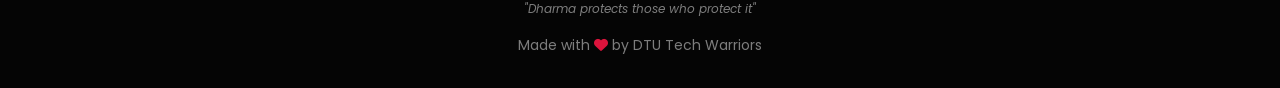
<file: events/basketball.html>
<!DOCTYPE html>
<html lang="en">

<head>
    <meta charset="UTF-8">
    <meta name="viewport" content="width=device-width, initial-scale=1.0">
    <title>Basketball Fixtures (Boys) | AAHVAAN'26</title>
    <meta name="description"
        content="Boys' basketball fixtures for AAHVAAN'26. View the published pools, match schedule for 11-13 April 2026, semifinals, and the final.">

    <link rel="icon" type="image/x-icon"
        href="data:image/svg+xml,<svg xmlns='http://www.w3.org/2000/svg' viewBox='0 0 100 100'><text y='.9em' font-size='90'>🏀</text></svg>">
    <link href="https://cdnjs.cloudflare.com/ajax/libs/font-awesome/6.4.0/css/all.min.css" rel="stylesheet">

    <link rel="stylesheet" href="../css/mahabharata-theme.css">
    <link rel="stylesheet" href="../css/sections.css">
    <link rel="stylesheet" href="../css/event-page.css">
    <link rel="stylesheet" href="../css/responsive.css">
</head>

<body>

    <nav class="nav" id="nav">
        <img src="../assets/logo.png" alt="AAHVAAN'26 Logo" class="nav-logo">
        <div class="right">
            <a class="nav-link" href="../index.html#events">Events</a>
            <a class="nav-link" href="../index.html#about">About</a>
            <a class="nav-link" href="../index.html#contact">Contact</a>
            <a class="regist" href="../register.html">Register</a>
        </div>
    </nav>

    <section class="event-hero">
        <a href="../index.html#events" class="back-btn">
            <i class="fas fa-arrow-left"></i> Back to Events
        </a>

        <div class="event-hero-content">
            <div class="event-icon">🏀</div>
            <div class="event-sanskrit">गदा युद्ध</div>
            <h1 class="event-title">BASKETBALL</h1>
            <p class="event-battle">Boys' Pool and Knockout Fixture</p>

            <div class="event-meta">
                <div class="event-meta-item">
                    <i class="fas fa-calendar"></i>
                    <span>11-13 April 2026</span>
                </div>
                <div class="event-meta-item">
                    <i class="fas fa-users"></i>
                    <span>4 Pools, 12 Teams</span>
                </div>
                <div class="event-meta-item">
                    <i class="fas fa-file-lines"></i>
                    <span>Published Boys' Fixture Sheet</span>
                </div>
            </div>
        </div>
    </section>

    <div class="event-content">
        <div class="event-container">

            <div class="info-grid">
                <div class="info-card">
                    <div class="info-card-icon">🛡️</div>
                    <div class="info-card-label">Pools</div>
                    <div class="info-card-value">4</div>
                </div>
                <div class="info-card">
                    <div class="info-card-icon">👥</div>
                    <div class="info-card-label">Teams</div>
                    <div class="info-card-value">12</div>
                </div>
                <div class="info-card">
                    <div class="info-card-icon">📋</div>
                    <div class="info-card-label">Matches</div>
                    <div class="info-card-value">15</div>
                </div>
                <div class="info-card">
                    <div class="info-card-icon">📌</div>
                    <div class="info-card-label">Status</div>
                    <div class="info-card-value">Fixture Live</div>
                </div>
            </div>

            <section class="event-section">
                <h2 class="event-section-header"><span>⚔️</span> The Court</h2>
                <p class="event-description">
                    The shared fixture sheet for basketball is now live on the site. This update covers the boys'
                    tournament bracket exactly as published, including all four pools, the scheduled pool matches on 11
                    and 12 April 2026, and the semifinal and final placeholders.
                </p>
            </section>

            <section class="event-section">
                <h2 class="event-section-header"><span>🏛️</span> Team Pools</h2>
                <div class="pools-grid">
                    <article class="pool-card">
                        <div class="pool-card-header">
                            <h3 class="pool-title">Pool A</h3>
                            <div class="pool-subtitle">3 Teams</div>
                        </div>
                        <div class="pool-team-list">
                            <div class="pool-team">DTU A</div>
                            <div class="pool-team">BPIT</div>
                            <div class="pool-team">IIT Kanpur</div>
                        </div>
                    </article>

                    <article class="pool-card">
                        <div class="pool-card-header">
                            <h3 class="pool-title">Pool B</h3>
                            <div class="pool-subtitle">3 Teams</div>
                        </div>
                        <div class="pool-team-list">
                            <div class="pool-team">Jamia</div>
                            <div class="pool-team">Subharti</div>
                            <div class="pool-team">GGSIPU</div>
                        </div>
                    </article>

                    <article class="pool-card">
                        <div class="pool-card-header">
                            <h3 class="pool-title">Pool C</h3>
                            <div class="pool-subtitle">3 Teams</div>
                        </div>
                        <div class="pool-team-list">
                            <div class="pool-team">SNU</div>
                            <div class="pool-team">Galgotias</div>
                            <div class="pool-team">Ashoka</div>
                        </div>
                    </article>

                    <article class="pool-card">
                        <div class="pool-card-header">
                            <h3 class="pool-title">Pool D</h3>
                            <div class="pool-subtitle">3 Teams</div>
                        </div>
                        <div class="pool-team-list">
                            <div class="pool-team">OP Jindal</div>
                            <div class="pool-team">DTU Alumni</div>
                            <div class="pool-team">Gurugram University</div>
                        </div>
                    </article>
                </div>
            </section>

            <section class="event-section">
                <h2 class="event-section-header"><span>📅</span> Fixture Schedule</h2>
                <h3 class="event-subsection-header">11 April 2026 - Morning Session</h3>
                <table class="schedule-table">
                    <thead>
                        <tr>
                            <th>Match</th>
                            <th>Pool</th>
                            <th>Fixture</th>
                            <th>Time</th>
                        </tr>
                    </thead>
                    <tbody>
                        <tr>
                            <td>Match 1</td>
                            <td><span class="round-badge">Pool B</span></td>
                            <td>Subharti vs GGSIPU</td>
                            <td>9:00 AM</td>
                        </tr>
                        <tr>
                            <td>Match 2</td>
                            <td><span class="round-badge">Pool D</span></td>
                            <td>OP Jindal vs Gurugram University</td>
                            <td>10:00 AM</td>
                        </tr>
                        <tr>
                            <td>Match 3</td>
                            <td><span class="round-badge">Pool C</span></td>
                            <td>SNU vs Ashoka</td>
                            <td>11:00 AM</td>
                        </tr>
                    </tbody>
                </table>

                <h3 class="event-subsection-header">11 April 2026 - Evening Session</h3>
                <table class="schedule-table">
                    <thead>
                        <tr>
                            <th>Match</th>
                            <th>Pool</th>
                            <th>Fixture</th>
                            <th>Time</th>
                        </tr>
                    </thead>
                    <tbody>
                        <tr>
                            <td>Match 4</td>
                            <td><span class="round-badge">Pool D</span></td>
                            <td>DTU Alumni vs Gurugram University</td>
                            <td>2:00 PM</td>
                        </tr>
                        <tr>
                            <td>Match 5</td>
                            <td><span class="round-badge">Pool C</span></td>
                            <td>Galgotias vs Ashoka</td>
                            <td>3:00 PM</td>
                        </tr>
                        <tr>
                            <td>Match 6</td>
                            <td><span class="round-badge">Pool B</span></td>
                            <td>Jamia vs GGSIPU</td>
                            <td>4:00 PM</td>
                        </tr>
                        <tr>
                            <td>Match 7</td>
                            <td><span class="round-badge">Pool A</span></td>
                            <td>DTU A vs BPIT</td>
                            <td>5:00 PM</td>
                        </tr>
                        <tr>
                            <td>Match 8</td>
                            <td><span class="round-badge">Pool D</span></td>
                            <td>OP Jindal vs DTU Alumni</td>
                            <td>6:00 PM</td>
                        </tr>
                    </tbody>
                </table>

                <h3 class="event-subsection-header">12 April 2026 - Morning Session</h3>
                <table class="schedule-table">
                    <thead>
                        <tr>
                            <th>Match</th>
                            <th>Pool</th>
                            <th>Fixture</th>
                            <th>Time</th>
                        </tr>
                    </thead>
                    <tbody>
                        <tr>
                            <td>Match 9</td>
                            <td><span class="round-badge">Pool A</span></td>
                            <td>DTU A vs IIT Kanpur</td>
                            <td>9:00 AM</td>
                        </tr>
                        <tr>
                            <td>Match 10</td>
                            <td><span class="round-badge">Pool B</span></td>
                            <td>Jamia vs Subharti</td>
                            <td>10:00 AM</td>
                        </tr>
                        <tr>
                            <td>Match 11</td>
                            <td><span class="round-badge">Pool C</span></td>
                            <td>Galgotias vs SNU</td>
                            <td>11:00 AM</td>
                        </tr>
                        <tr>
                            <td>Match 12</td>
                            <td><span class="round-badge">Pool A</span></td>
                            <td>IIT Kanpur vs BPIT</td>
                            <td>12:00 PM</td>
                        </tr>
                    </tbody>
                </table>

                <h3 class="event-subsection-header">12 April 2026 - Evening Session</h3>
                <table class="schedule-table">
                    <thead>
                        <tr>
                            <th>Match</th>
                            <th>Fixture</th>
                            <th>Time</th>
                        </tr>
                    </thead>
                    <tbody>
                        <tr>
                            <td>Match 13</td>
                            <td>Semifinal 1</td>
                            <td>4:00 PM</td>
                        </tr>
                        <tr>
                            <td>Match 14</td>
                            <td>Semifinal 2</td>
                            <td>5:00 PM</td>
                        </tr>
                    </tbody>
                </table>

                <h3 class="event-subsection-header">13 April 2026 - Morning Session</h3>
                <table class="schedule-table">
                    <thead>
                        <tr>
                            <th>Match</th>
                            <th>Fixture</th>
                            <th>Time</th>
                        </tr>
                    </thead>
                    <tbody>
                        <tr>
                            <td>Match 15</td>
                            <td>Final</td>
                            <td>10:00 AM</td>
                        </tr>
                    </tbody>
                </table>

                <div class="schedule-note">
                    <strong>Knockout note:</strong> One team from each pool qualifies for the knockout stage. The
                    supplied fixture sheet lists the semifinal and final slots, but it does not name the qualified
                    teams in advance.
                </div>
            </section>

            <!-- <section class="event-section">
                <h2 class="event-section-header"><span>📜</span> Fixture Notes</h2>
                <ul class="rules-list">
                    <li><span>The source PDF is titled <strong>DTU Tournament Fixture (Boys)</strong>, so this update currently covers the boys' basketball bracket only.</span></li>
                    <li><span>Pool names, team names, match numbers, and timings are written exactly as shown in the shared fixture sheet.</span></li>
                    <li><span>Knockout match labels remain generic because the shared sheet does not yet publish semifinal pairings beyond Match 13, Match 14, and the Final.</span></li>
                </ul>
            </section> -->

            <section class="event-section">
                <h2 class="event-section-header"><span>📜</span> Rules of War</h2>
                <ul class="rules-list">
                    <li><span>FIBA rules apply throughout the tournament</span></li>
                    <li><span>Four quarters of 10 minutes each</span></li>
                    <li><span>5 personal fouls limit per player</span></li>
                    <li><span>Shot clock: 24 seconds</span></li>
                    <li><span>Technical fouls result in free throws for opposition</span></li>
                    <li><span>Overtime of 5 minutes in case of tie</span></li>
                </ul>
            </section>

            <section class="event-section">
                <h2 class="event-section-header"><span>👤</span> War Commander</h2>
                <div class="coordinator-card">
                    <div class="coordinator-avatar">🏀</div>
                    <div class="coordinator-info">
                        <div class="coordinator-name">Priya Verma</div>
                        <div class="coordinator-role">Basketball Event Head</div>
                        <div class="coordinator-contact">
                            <a href="tel:+919876543211"><i class="fas fa-phone"></i> +91 98765 43211</a>
                            <a href="mailto:basketball@aahvaan.in"><i class="fas fa-envelope"></i>
                                basketball@aahvaan.in</a>
                        </div>
                    </div>
                </div>
            </section>

        </div>
    </div>

    <section class="register-cta">
        <h2 class="register-cta-title">Ready for tip-off?</h2>
        <p class="register-cta-text">The boys' basketball fixture now runs from 11 April 2026 through the final on 13
            April 2026.</p>
        <a href="../register.html?event=basketball" class="btn-war"><span>🏀</span> Register Your Team</a>
    </section>

    <footer>
        <div class="footer-quote">
            <div class="footer-quote-sanskrit">धर्मो रक्षति रक्षितः</div>
            <div class="footer-quote-english">"Dharma protects those who protect it"</div>
        </div>
        <div class="love">Made with <i class="fa fa-heart"></i> by DTU Tech Warriors</div>
    </footer>

    <script src="../js/main.js"></script>
</body>

</html>
</file>
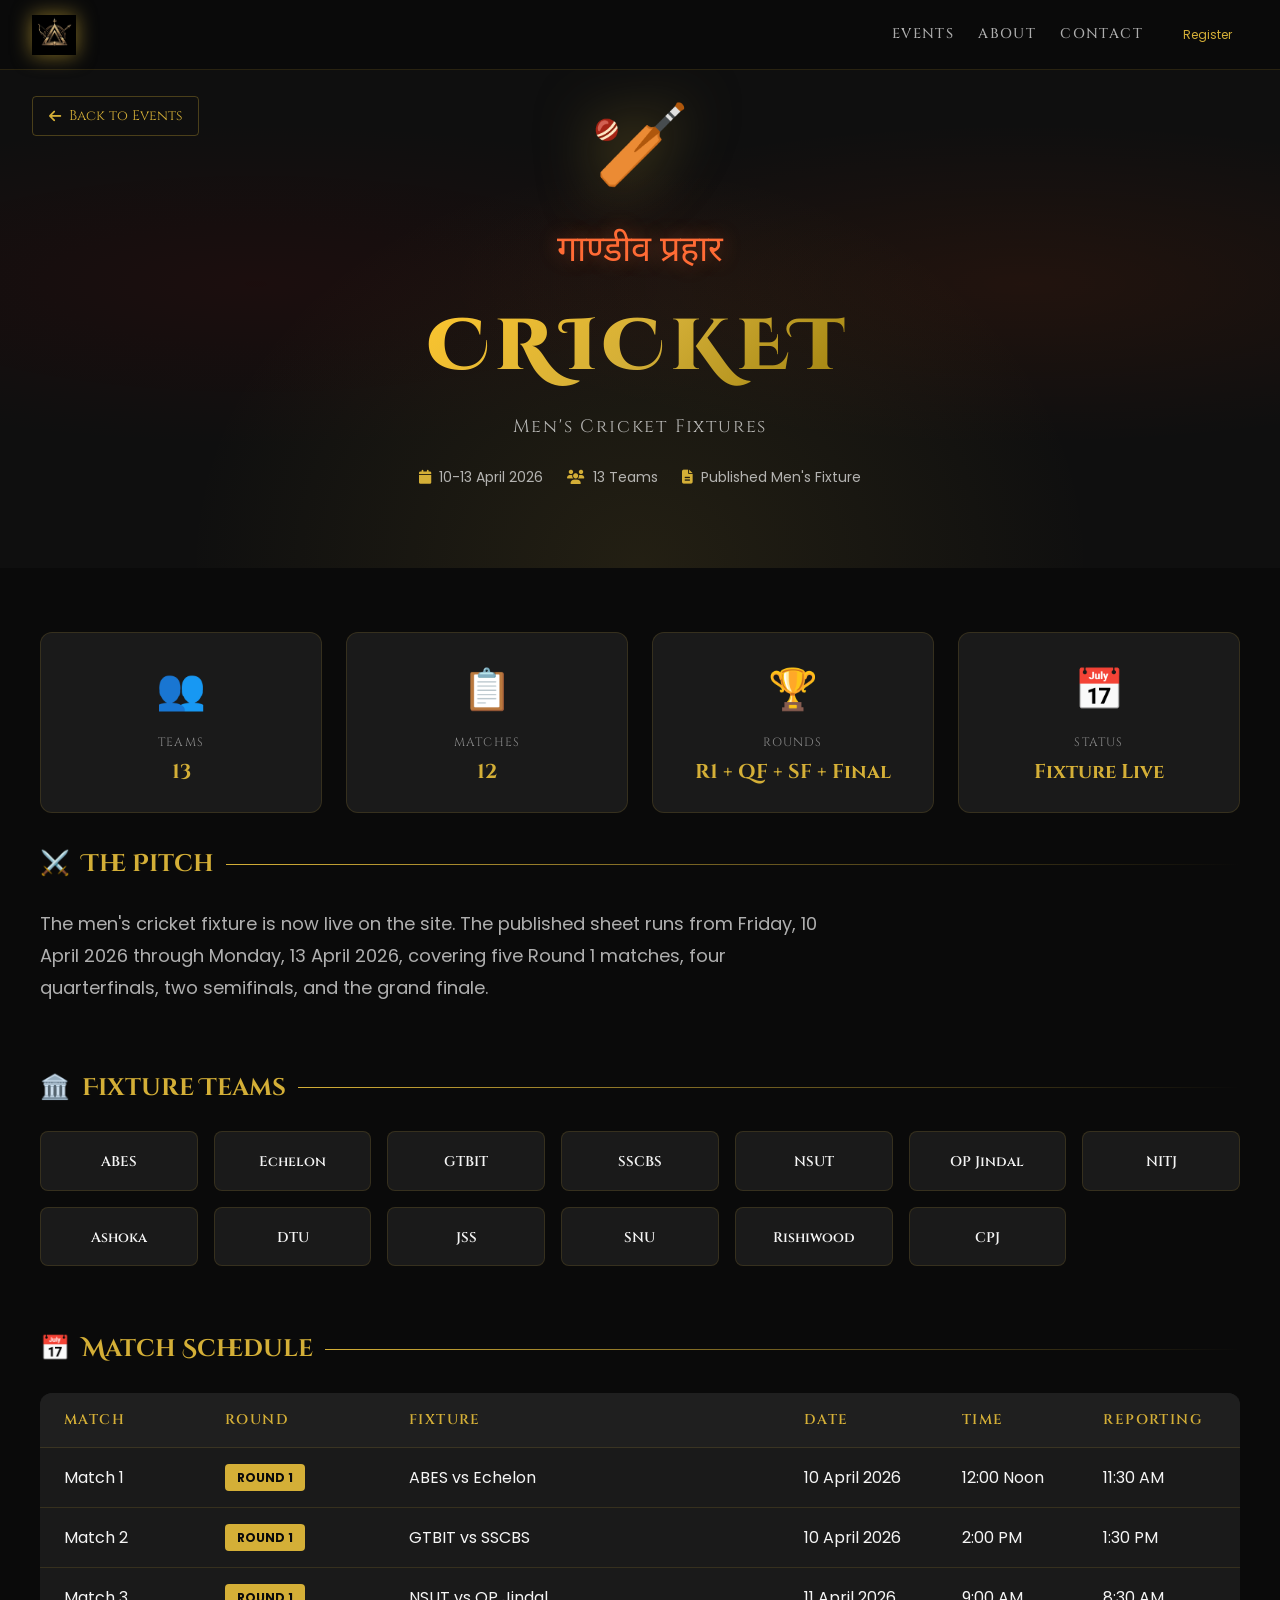
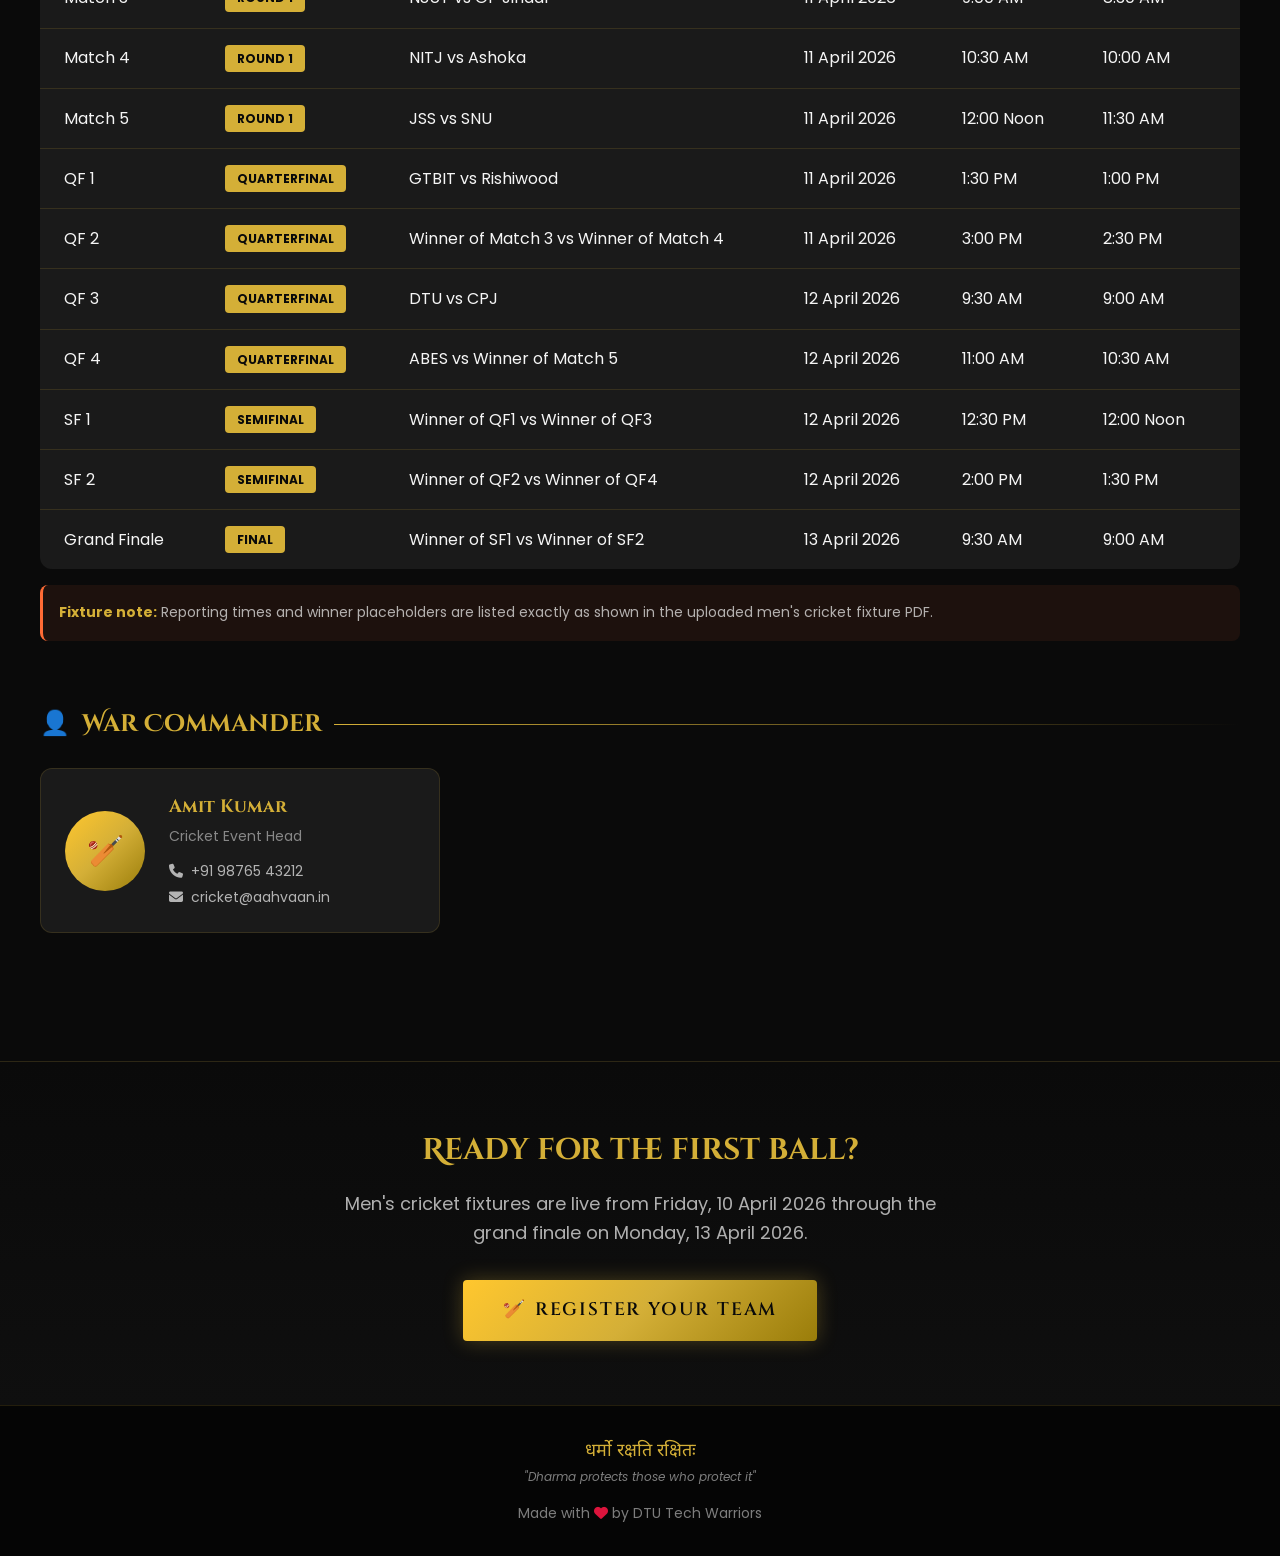
<file: events/cricket.html>
<!DOCTYPE html>
<html lang="en">

<head>
    <meta charset="UTF-8">
    <meta name="viewport" content="width=device-width, initial-scale=1.0">
    <title>Men's Cricket Fixtures | AAHVAAN'26</title>
    <meta name="description"
        content="Men's cricket fixtures for AAHVAAN'26. View the published Round 1, quarterfinal, semifinal, and grand finale schedule for 10-13 April 2026.">

    <link rel="icon" type="image/x-icon"
        href="data:image/svg+xml,<svg xmlns='http://www.w3.org/2000/svg' viewBox='0 0 100 100'><text y='.9em' font-size='90'>🏏</text></svg>">
    <link href="https://cdnjs.cloudflare.com/ajax/libs/font-awesome/6.4.0/css/all.min.css" rel="stylesheet">

    <link rel="stylesheet" href="../css/mahabharata-theme.css">
    <link rel="stylesheet" href="../css/sections.css">
    <link rel="stylesheet" href="../css/event-page.css">
    <link rel="stylesheet" href="../css/responsive.css">
</head>

<body>

    <nav class="nav" id="nav">
        <img src="../assets/logo.png" alt="AAHVAAN'26 Logo" class="nav-logo">
        <div class="right">
            <a class="nav-link" href="../index.html#events">Events</a>
            <a class="nav-link" href="../index.html#about">About</a>
            <a class="nav-link" href="../index.html#contact">Contact</a>
            <a class="regist" href="../register.html">Register</a>
        </div>
    </nav>

    <section class="event-hero">
        <a href="../index.html#events" class="back-btn">
            <i class="fas fa-arrow-left"></i> Back to Events
        </a>

        <div class="event-hero-content">
            <div class="event-icon">🏏</div>
            <div class="event-sanskrit">गाण्डीव प्रहार</div>
            <h1 class="event-title">CRICKET</h1>
            <p class="event-battle">Men's Cricket Fixtures</p>

            <div class="event-meta">
                <div class="event-meta-item">
                    <i class="fas fa-calendar"></i>
                    <span>10-13 April 2026</span>
                </div>
                <div class="event-meta-item">
                    <i class="fas fa-users"></i>
                    <span>13 Teams</span>
                </div>
                <div class="event-meta-item">
                    <i class="fas fa-file-lines"></i>
                    <span>Published Men's Fixture</span>
                </div>
            </div>
        </div>
    </section>

    <div class="event-content">
        <div class="event-container">

            <div class="info-grid">
                <div class="info-card">
                    <div class="info-card-icon">👥</div>
                    <div class="info-card-label">Teams</div>
                    <div class="info-card-value">13</div>
                </div>
                <div class="info-card">
                    <div class="info-card-icon">📋</div>
                    <div class="info-card-label">Matches</div>
                    <div class="info-card-value">12</div>
                </div>
                <div class="info-card">
                    <div class="info-card-icon">🏆</div>
                    <div class="info-card-label">Rounds</div>
                    <div class="info-card-value">R1 + QF + SF + Final</div>
                </div>
                <div class="info-card">
                    <div class="info-card-icon">📅</div>
                    <div class="info-card-label">Status</div>
                    <div class="info-card-value">Fixture Live</div>
                </div>
            </div>

            <section class="event-section">
                <h2 class="event-section-header"><span>⚔️</span> The Pitch</h2>
                <p class="event-description">
                    The men's cricket fixture is now live on the site. The published sheet runs from Friday, 10 April
                    2026 through Monday, 13 April 2026, covering five Round 1 matches, four quarterfinals, two
                    semifinals, and the grand finale.
                </p>
            </section>

            <section class="event-section">
                <h2 class="event-section-header"><span>🏛️</span> Fixture Teams</h2>
                <div class="teams-grid">
                    <div class="team-card"><span class="team-name">ABES</span></div>
                    <div class="team-card"><span class="team-name">Echelon</span></div>
                    <div class="team-card"><span class="team-name">GTBIT</span></div>
                    <div class="team-card"><span class="team-name">SSCBS</span></div>
                    <div class="team-card"><span class="team-name">NSUT</span></div>
                    <div class="team-card"><span class="team-name">OP Jindal</span></div>
                    <div class="team-card"><span class="team-name">NITJ</span></div>
                    <div class="team-card"><span class="team-name">Ashoka</span></div>
                    <div class="team-card"><span class="team-name">DTU</span></div>
                    <div class="team-card"><span class="team-name">JSS</span></div>
                    <div class="team-card"><span class="team-name">SNU</span></div>
                    <div class="team-card"><span class="team-name">Rishiwood</span></div>
                    <div class="team-card"><span class="team-name">CPJ</span></div>
                </div>
            </section>

            <section class="event-section">
                <h2 class="event-section-header"><span>📅</span> Match Schedule</h2>
                <table class="schedule-table">
                    <thead>
                        <tr>
                            <th>Match</th>
                            <th>Round</th>
                            <th>Fixture</th>
                            <th>Date</th>
                            <th>Time</th>
                            <th>Reporting</th>
                        </tr>
                    </thead>
                    <tbody>
                        <tr>
                            <td>Match 1</td>
                            <td><span class="round-badge">Round 1</span></td>
                            <td>ABES vs Echelon</td>
                            <td>10 April 2026</td>
                            <td>12:00 Noon</td>
                            <td>11:30 AM</td>
                        </tr>
                        <tr>
                            <td>Match 2</td>
                            <td><span class="round-badge">Round 1</span></td>
                            <td>GTBIT vs SSCBS</td>
                            <td>10 April 2026</td>
                            <td>2:00 PM</td>
                            <td>1:30 PM</td>
                        </tr>
                        <tr>
                            <td>Match 3</td>
                            <td><span class="round-badge">Round 1</span></td>
                            <td>NSUT vs OP Jindal</td>
                            <td>11 April 2026</td>
                            <td>9:00 AM</td>
                            <td>8:30 AM</td>
                        </tr>
                        <tr>
                            <td>Match 4</td>
                            <td><span class="round-badge">Round 1</span></td>
                            <td>NITJ vs Ashoka</td>
                            <td>11 April 2026</td>
                            <td>10:30 AM</td>
                            <td>10:00 AM</td>
                        </tr>
                        <tr>
                            <td>Match 5</td>
                            <td><span class="round-badge">Round 1</span></td>
                            <td>JSS vs SNU</td>
                            <td>11 April 2026</td>
                            <td>12:00 Noon</td>
                            <td>11:30 AM</td>
                        </tr>
                        <tr>
                            <td>QF 1</td>
                            <td><span class="round-badge">Quarterfinal</span></td>
                            <td>GTBIT vs Rishiwood</td>
                            <td>11 April 2026</td>
                            <td>1:30 PM</td>
                            <td>1:00 PM</td>
                        </tr>
                        <tr>
                            <td>QF 2</td>
                            <td><span class="round-badge">Quarterfinal</span></td>
                            <td>Winner of Match 3 vs Winner of Match 4</td>
                            <td>11 April 2026</td>
                            <td>3:00 PM</td>
                            <td>2:30 PM</td>
                        </tr>
                        <tr>
                            <td>QF 3</td>
                            <td><span class="round-badge">Quarterfinal</span></td>
                            <td>DTU vs CPJ</td>
                            <td>12 April 2026</td>
                            <td>9:30 AM</td>
                            <td>9:00 AM</td>
                        </tr>
                        <tr>
                            <td>QF 4</td>
                            <td><span class="round-badge">Quarterfinal</span></td>
                            <td>ABES vs Winner of Match 5</td>
                            <td>12 April 2026</td>
                            <td>11:00 AM</td>
                            <td>10:30 AM</td>
                        </tr>
                        <tr>
                            <td>SF 1</td>
                            <td><span class="round-badge">Semifinal</span></td>
                            <td>Winner of QF1 vs Winner of QF3</td>
                            <td>12 April 2026</td>
                            <td>12:30 PM</td>
                            <td>12:00 Noon</td>
                        </tr>
                        <tr>
                            <td>SF 2</td>
                            <td><span class="round-badge">Semifinal</span></td>
                            <td>Winner of QF2 vs Winner of QF4</td>
                            <td>12 April 2026</td>
                            <td>2:00 PM</td>
                            <td>1:30 PM</td>
                        </tr>
                        <tr>
                            <td>Grand Finale</td>
                            <td><span class="round-badge">Final</span></td>
                            <td>Winner of SF1 vs Winner of SF2</td>
                            <td>13 April 2026</td>
                            <td>9:30 AM</td>
                            <td>9:00 AM</td>
                        </tr>
                    </tbody>
                </table>

                <div class="schedule-note">
                    <strong>Fixture note:</strong> Reporting times and winner placeholders are listed exactly as shown
                    in the uploaded men's cricket fixture PDF.
                </div>
            </section>

            <!-- <section class="event-section">
                <h2 class="event-section-header"><span>📜</span> Fixture Notes</h2>
                <ul class="rules-list">
                    <li><span>Team labels follow the uploaded fixture sheet, including source spellings such as <strong>NITJ</strong> and <strong>Rishiwood</strong>.</span></li>
                    <li><span>The knockout bracket uses the same winner placeholders shown in the PDF, including <strong>Winner of Match 3</strong>, <strong>Winner of QF1</strong>, and <strong>Winner of SF1</strong>.</span></li>
                    <li><span>The sheet publishes fixtures and reporting times only, so no additional venue or format changes were introduced on this page.</span></li>
                </ul>
            </section> -->

            <section class="event-section">
                <h2 class="event-section-header"><span>👤</span> War Commander</h2>
                <div class="coordinator-card">
                    <div class="coordinator-avatar">🏏</div>
                    <div class="coordinator-info">
                        <div class="coordinator-name">Amit Kumar</div>
                        <div class="coordinator-role">Cricket Event Head</div>
                        <div class="coordinator-contact">
                            <a href="tel:+919876543212"><i class="fas fa-phone"></i> +91 98765 43212</a>
                            <a href="mailto:cricket@aahvaan.in"><i class="fas fa-envelope"></i> cricket@aahvaan.in</a>
                        </div>
                    </div>
                </div>
            </section>

        </div>
    </div>

    <section class="register-cta">
        <h2 class="register-cta-title">Ready for the first ball?</h2>
        <p class="register-cta-text">Men's cricket fixtures are live from Friday, 10 April 2026 through the grand
            finale on Monday, 13 April 2026.</p>
        <a href="../register.html?event=cricket" class="btn-war"><span>🏏</span> Register Your Team</a>
    </section>

    <footer>
        <div class="footer-quote">
            <div class="footer-quote-sanskrit">धर्मो रक्षति रक्षितः</div>
            <div class="footer-quote-english">"Dharma protects those who protect it"</div>
        </div>
        <div class="love">Made with <i class="fa fa-heart"></i> by DTU Tech Warriors</div>
    </footer>

    <script src="../js/main.js"></script>
</body>

</html>
</file>
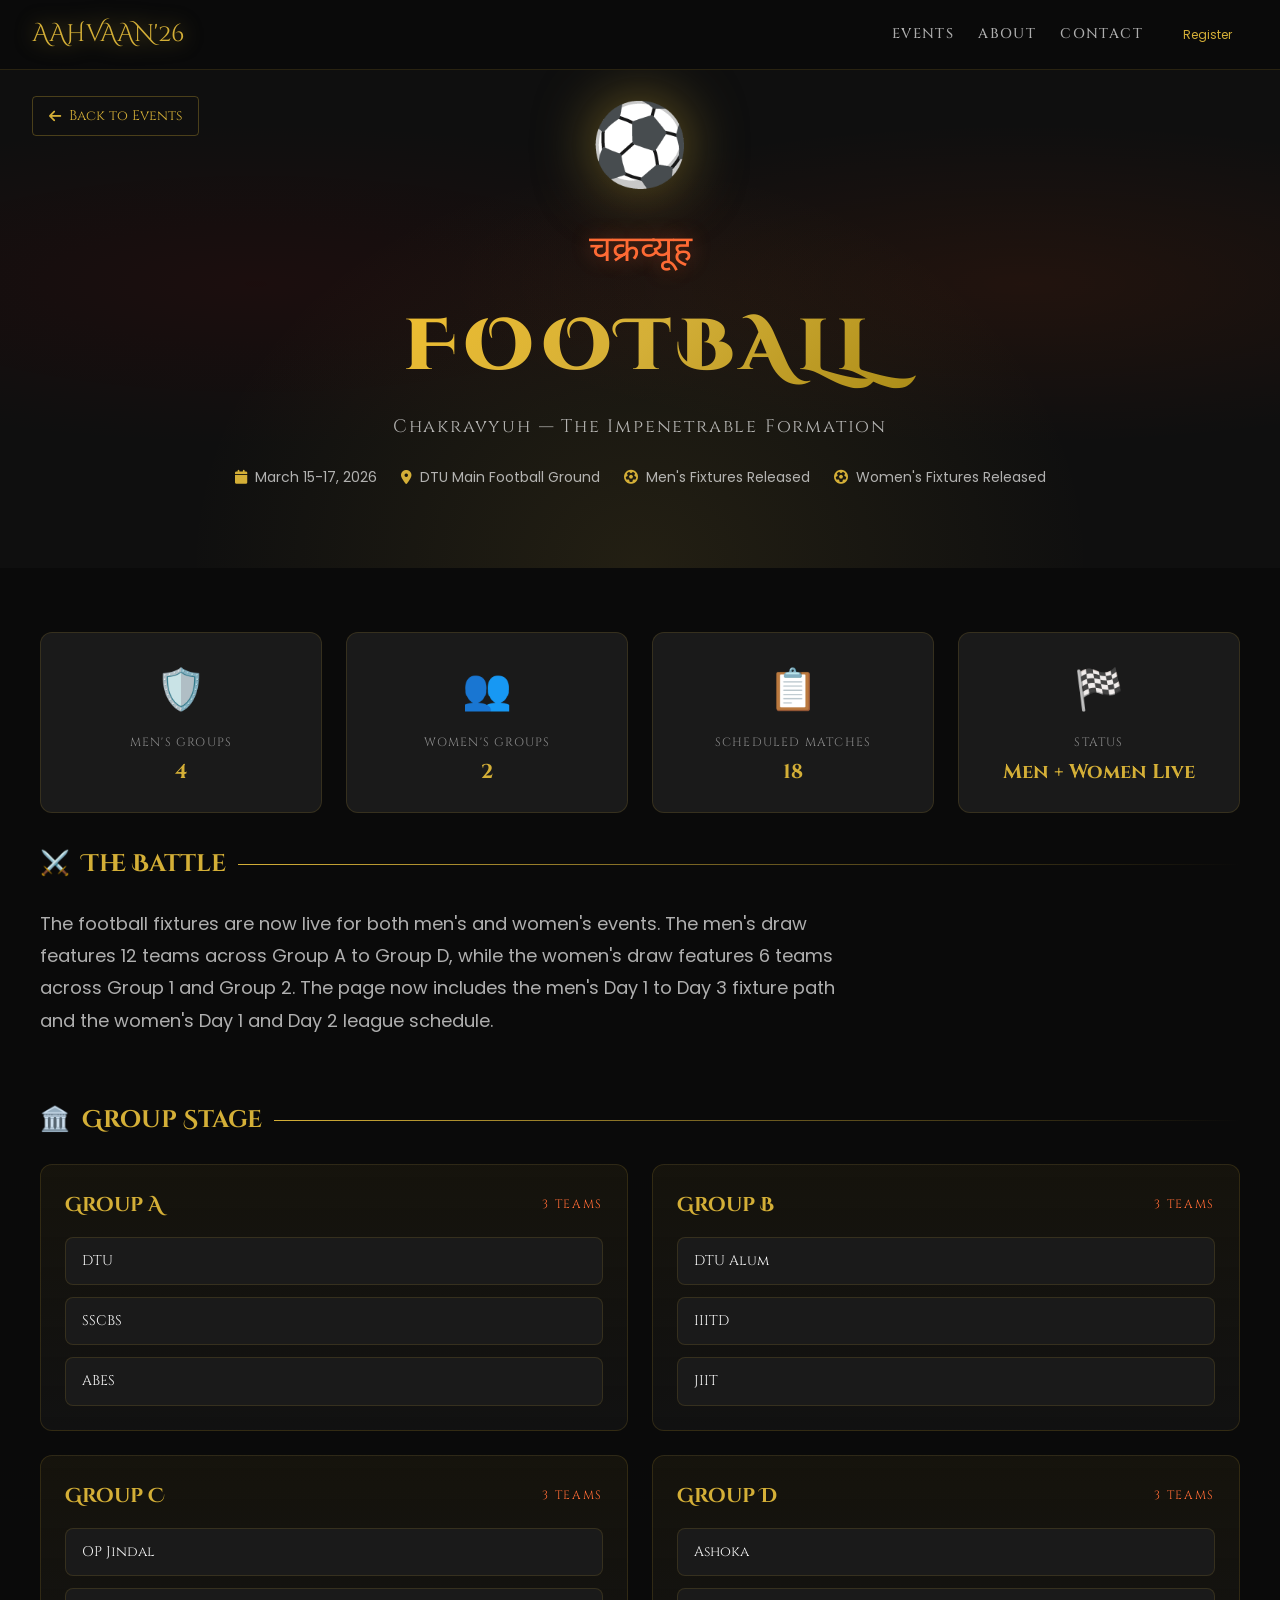
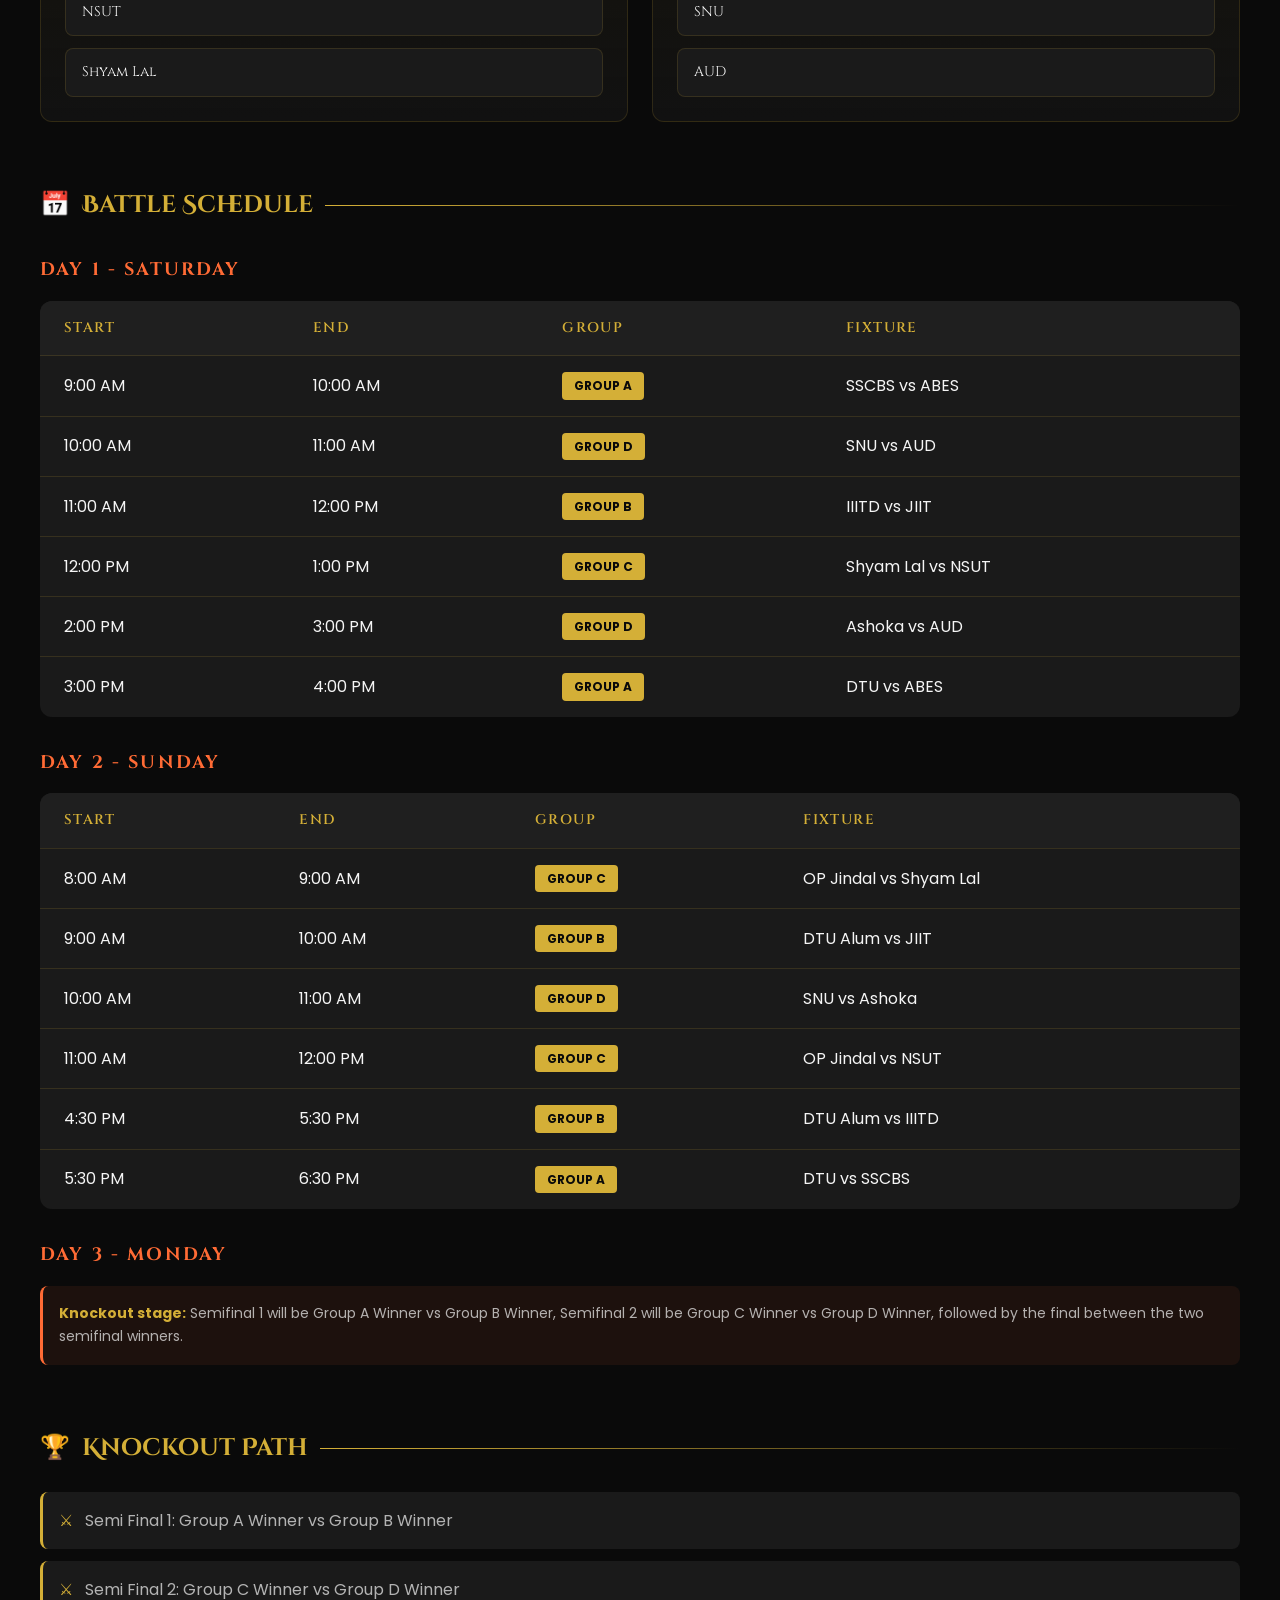
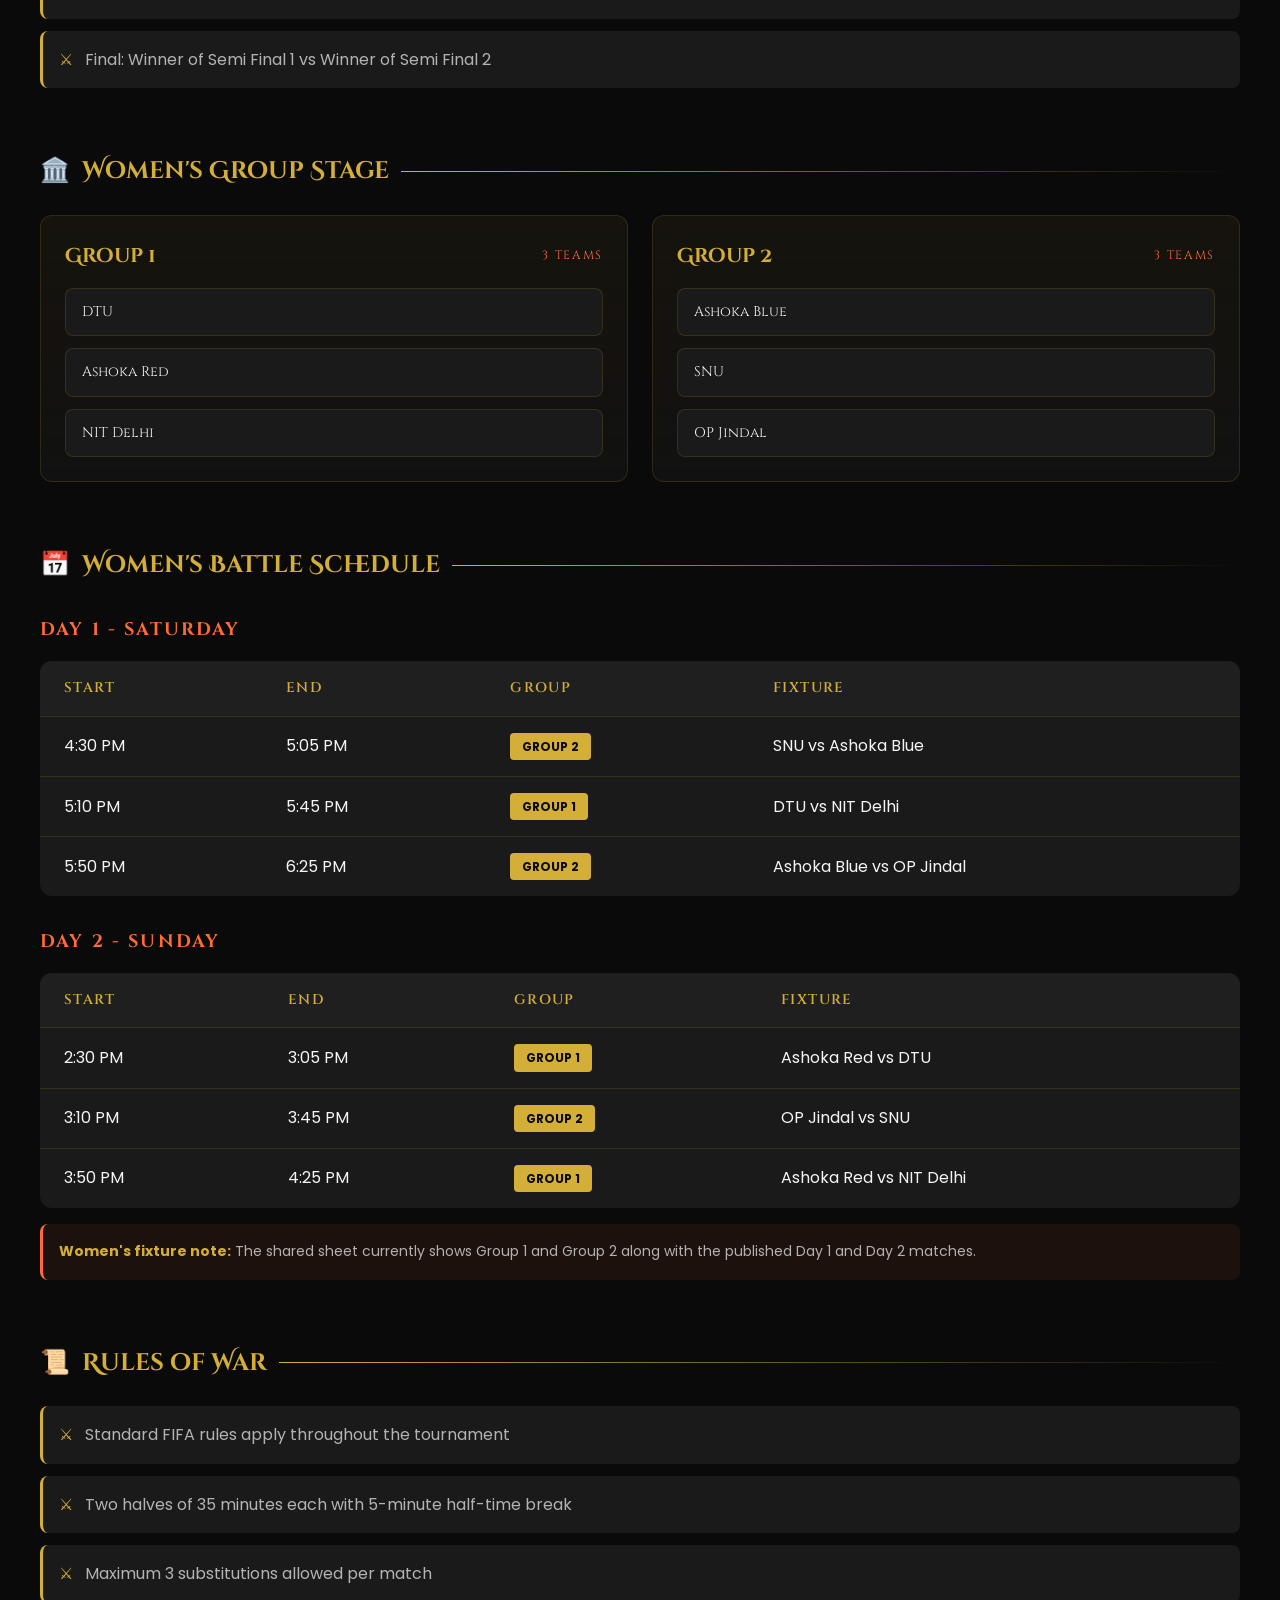
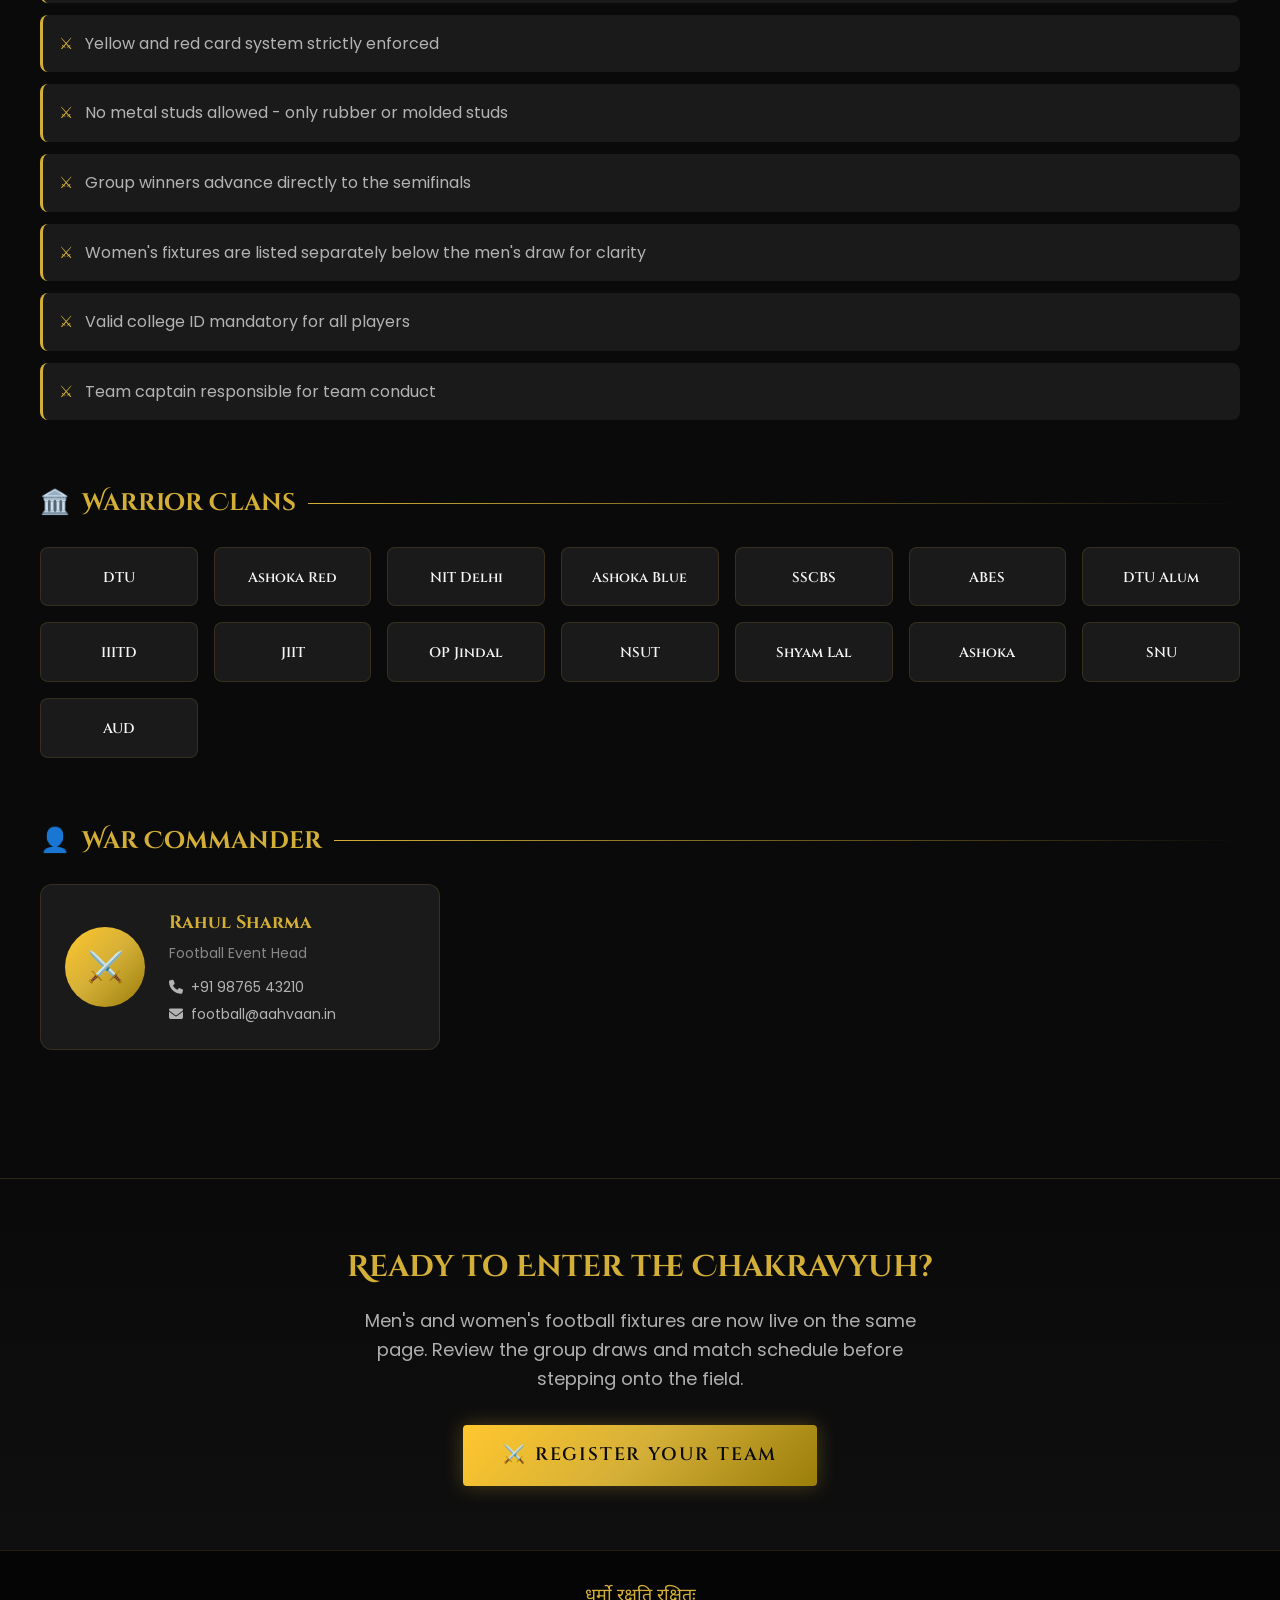
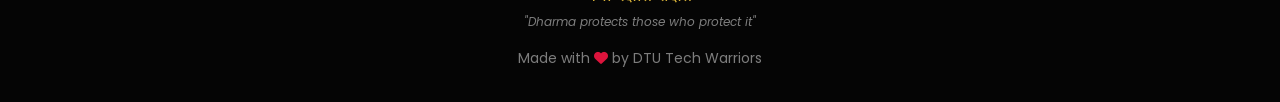
<file: events/football.html>
<!DOCTYPE html>
<html lang="en">

<head>
    <meta charset="UTF-8">
    <meta name="viewport" content="width=device-width, initial-scale=1.0">
    <title>Football - Chakravyuh | AAHVAAN'26</title>
    <meta name="description"
        content="Football at AAHVAAN'26 - Chakravyuh: The Impenetrable Formation. View schedule, rules, and participating teams.">

    <link rel="icon" type="image/x-icon"
        href="data:image/svg+xml,<svg xmlns='http://www.w3.org/2000/svg' viewBox='0 0 100 100'><text y='.9em' font-size='90'>⚽</text></svg>">
    <link href="https://cdnjs.cloudflare.com/ajax/libs/font-awesome/6.4.0/css/all.min.css" rel="stylesheet">

    <link rel="stylesheet" href="../css/mahabharata-theme.css">
    <link rel="stylesheet" href="../css/sections.css">
    <link rel="stylesheet" href="../css/event-page.css">
    <link rel="stylesheet" href="../css/responsive.css">
</head>

<body>

    <!-- Navigation -->
    <nav class="nav" id="nav">
        <div class="left">
            <a href="../index.html"
                style="font-family: var(--font-display); font-size: 1.5rem; color: var(--gold-500); filter: var(--glow-gold); text-decoration: none;">AAHVAAN'26</a>
        </div>
        <div class="right">
            <a class="nav-link" href="../index.html#events">Events</a>
            <a class="nav-link" href="../index.html#about">About</a>
            <a class="nav-link" href="../index.html#contact">Contact</a>
            <a class="regist" href="../register.html">Register</a>
        </div>
    </nav>

    <!-- Event Hero -->
    <section class="event-hero">
        <a href="../index.html#events" class="back-btn">
            <i class="fas fa-arrow-left"></i> Back to Events
        </a>

        <div class="event-hero-content">
            <div class="event-icon">⚽</div>
            <div class="event-sanskrit">चक्रव्यूह</div>
            <h1 class="event-title">FOOTBALL</h1>
            <p class="event-battle">Chakravyuh — The Impenetrable Formation</p>

            <div class="event-meta">
                <div class="event-meta-item">
                    <i class="fas fa-calendar"></i>
                    <span>March 15-17, 2026</span>
                </div>
                <div class="event-meta-item">
                    <i class="fas fa-map-marker-alt"></i>
                    <span>DTU Main Football Ground</span>
                </div>
                <div class="event-meta-item">
                    <i class="fas fa-futbol"></i>
                    <span>Men's Fixtures Released</span>
                </div>
                <div class="event-meta-item">
                    <i class="fas fa-futbol"></i>
                    <span>Women's Fixtures Released</span>
                </div>
            </div>
        </div>
    </section>

    <!-- Event Content -->
    <div class="event-content">
        <div class="event-container">

            <!-- Quick Info Cards -->
            <div class="info-grid">
                <div class="info-card">
                    <div class="info-card-icon">🛡️</div>
                    <div class="info-card-label">Men's Groups</div>
                    <div class="info-card-value">4</div>
                </div>
                <div class="info-card">
                    <div class="info-card-icon">👥</div>
                    <div class="info-card-label">Women's Groups</div>
                    <div class="info-card-value">2</div>
                </div>
                <div class="info-card">
                    <div class="info-card-icon">📋</div>
                    <div class="info-card-label">Scheduled Matches</div>
                    <div class="info-card-value">18</div>
                </div>
                <div class="info-card">
                    <div class="info-card-icon">🏁</div>
                    <div class="info-card-label">Status</div>
                    <div class="info-card-value">Men + Women Live</div>
                </div>
            </div>

            <!-- About -->
            <section class="event-section">
                <h2 class="event-section-header">
                    <span>⚔️</span> The Battle
                </h2>
                <p class="event-description">
                    The football fixtures are now live for both men's and women's events. The men's draw features 12
                    teams across Group A to Group D, while the women's draw features 6 teams across Group 1 and Group 2.
                    The page now includes the men's Day 1 to Day 3 fixture path and the women's Day 1 and Day 2 league
                    schedule.
                </p>
            </section>

            <!-- Schedule -->
            <section class="event-section">
                <h2 class="event-section-header">
                    <span>🏛️</span> Group Stage
                </h2>
                <div class="pools-grid">
                    <article class="pool-card">
                        <div class="pool-card-header">
                            <h3 class="pool-title">Group A</h3>
                            <div class="pool-subtitle">3 Teams</div>
                        </div>
                        <div class="pool-team-list">
                            <div class="pool-team">DTU</div>
                            <div class="pool-team">SSCBS</div>
                            <div class="pool-team">ABES</div>
                        </div>
                    </article>

                    <article class="pool-card">
                        <div class="pool-card-header">
                            <h3 class="pool-title">Group B</h3>
                            <div class="pool-subtitle">3 Teams</div>
                        </div>
                        <div class="pool-team-list">
                            <div class="pool-team">DTU Alum</div>
                            <div class="pool-team">IIITD</div>
                            <div class="pool-team">JIIT</div>
                        </div>
                    </article>

                    <article class="pool-card">
                        <div class="pool-card-header">
                            <h3 class="pool-title">Group C</h3>
                            <div class="pool-subtitle">3 Teams</div>
                        </div>
                        <div class="pool-team-list">
                            <div class="pool-team">OP Jindal</div>
                            <div class="pool-team">NSUT</div>
                            <div class="pool-team">Shyam Lal</div>
                        </div>
                    </article>

                    <article class="pool-card">
                        <div class="pool-card-header">
                            <h3 class="pool-title">Group D</h3>
                            <div class="pool-subtitle">3 Teams</div>
                        </div>
                        <div class="pool-team-list">
                            <div class="pool-team">Ashoka</div>
                            <div class="pool-team">SNU</div>
                            <div class="pool-team">AUD</div>
                        </div>
                    </article>
                </div>
            </section>

            <section class="event-section">
                <h2 class="event-section-header">
                    <span>📅</span> Battle Schedule
                </h2>
                <h3 class="event-subsection-header">Day 1 - Saturday</h3>
                <table class="schedule-table">
                    <thead>
                        <tr>
                            <th>Start</th>
                            <th>End</th>
                            <th>Group</th>
                            <th>Fixture</th>
                        </tr>
                    </thead>
                    <tbody>
                        <tr>
                            <td>9:00 AM</td>
                            <td>10:00 AM</td>
                            <td><span class="round-badge">Group A</span></td>
                            <td>SSCBS vs ABES</td>
                        </tr>
                        <tr>
                            <td>10:00 AM</td>
                            <td>11:00 AM</td>
                            <td><span class="round-badge">Group D</span></td>
                            <td>SNU vs AUD</td>
                        </tr>
                        <tr>
                            <td>11:00 AM</td>
                            <td>12:00 PM</td>
                            <td><span class="round-badge">Group B</span></td>
                            <td>IIITD vs JIIT</td>
                        </tr>
                        <tr>
                            <td>12:00 PM</td>
                            <td>1:00 PM</td>
                            <td><span class="round-badge">Group C</span></td>
                            <td>Shyam Lal vs NSUT</td>
                        </tr>
                        <tr>
                            <td>2:00 PM</td>
                            <td>3:00 PM</td>
                            <td><span class="round-badge">Group D</span></td>
                            <td>Ashoka vs AUD</td>
                        </tr>
                        <tr>
                            <td>3:00 PM</td>
                            <td>4:00 PM</td>
                            <td><span class="round-badge">Group A</span></td>
                            <td>DTU vs ABES</td>
                        </tr>
                    </tbody>
                </table>

                <h3 class="event-subsection-header">Day 2 - Sunday</h3>
                <table class="schedule-table">
                    <thead>
                        <tr>
                            <th>Start</th>
                            <th>End</th>
                            <th>Group</th>
                            <th>Fixture</th>
                        </tr>
                    </thead>
                    <tbody>
                        <tr>
                            <td>8:00 AM</td>
                            <td>9:00 AM</td>
                            <td><span class="round-badge">Group C</span></td>
                            <td>OP Jindal vs Shyam Lal</td>
                        </tr>
                        <tr>
                            <td>9:00 AM</td>
                            <td>10:00 AM</td>
                            <td><span class="round-badge">Group B</span></td>
                            <td>DTU Alum vs JIIT</td>
                        </tr>
                        <tr>
                            <td>10:00 AM</td>
                            <td>11:00 AM</td>
                            <td><span class="round-badge">Group D</span></td>
                            <td>SNU vs Ashoka</td>
                        </tr>
                        <tr>
                            <td>11:00 AM</td>
                            <td>12:00 PM</td>
                            <td><span class="round-badge">Group C</span></td>
                            <td>OP Jindal vs NSUT</td>
                        </tr>
                        <tr>
                            <td>4:30 PM</td>
                            <td>5:30 PM</td>
                            <td><span class="round-badge">Group B</span></td>
                            <td>DTU Alum vs IIITD</td>
                        </tr>
                        <tr>
                            <td>5:30 PM</td>
                            <td>6:30 PM</td>
                            <td><span class="round-badge">Group A</span></td>
                            <td>DTU vs SSCBS</td>
                        </tr>
                    </tbody>
                </table>

                <h3 class="event-subsection-header">Day 3 - Monday</h3>
                <div class="schedule-note">
                    <strong>Knockout stage:</strong> Semifinal 1 will be Group A Winner vs Group B Winner, Semifinal 2
                    will be Group C Winner vs Group D Winner, followed by the final between the two semifinal winners.
                </div>
            </section>

            <section class="event-section">
                <h2 class="event-section-header">
                    <span>🏆</span> Knockout Path
                </h2>
                <ul class="rules-list">
                    <li><span>Semi Final 1: Group A Winner vs Group B Winner</span></li>
                    <li><span>Semi Final 2: Group C Winner vs Group D Winner</span></li>
                    <li><span>Final: Winner of Semi Final 1 vs Winner of Semi Final 2</span></li>
                </ul>
            </section>

            <!-- Women's Football Sections -->
            <section class="event-section">
                <h2 class="event-section-header">
                    <span>🏛️</span> Women's Group Stage
                </h2>
                <div class="pools-grid">
                    <article class="pool-card">
                        <div class="pool-card-header">
                            <h3 class="pool-title">Group 1</h3>
                            <div class="pool-subtitle">3 Teams</div>
                        </div>
                        <div class="pool-team-list">
                            <div class="pool-team">DTU</div>
                            <div class="pool-team">Ashoka Red</div>
                            <div class="pool-team">NIT Delhi</div>
                        </div>
                    </article>

                    <article class="pool-card">
                        <div class="pool-card-header">
                            <h3 class="pool-title">Group 2</h3>
                            <div class="pool-subtitle">3 Teams</div>
                        </div>
                        <div class="pool-team-list">
                            <div class="pool-team">Ashoka Blue</div>
                            <div class="pool-team">SNU</div>
                            <div class="pool-team">OP Jindal</div>
                        </div>
                    </article>
                </div>
            </section>

            <section class="event-section">
                <h2 class="event-section-header">
                    <span>📅</span> Women's Battle Schedule
                </h2>
                <h3 class="event-subsection-header">Day 1 - Saturday</h3>
                <table class="schedule-table">
                    <thead>
                        <tr>
                            <th>Start</th>
                            <th>End</th>
                            <th>Group</th>
                            <th>Fixture</th>
                        </tr>
                    </thead>
                    <tbody>
                        <tr>
                            <td>4:30 PM</td>
                            <td>5:05 PM</td>
                            <td><span class="round-badge">Group 2</span></td>
                            <td>SNU vs Ashoka Blue</td>
                        </tr>
                        <tr>
                            <td>5:10 PM</td>
                            <td>5:45 PM</td>
                            <td><span class="round-badge">Group 1</span></td>
                            <td>DTU vs NIT Delhi</td>
                        </tr>
                        <tr>
                            <td>5:50 PM</td>
                            <td>6:25 PM</td>
                            <td><span class="round-badge">Group 2</span></td>
                            <td>Ashoka Blue vs OP Jindal</td>
                        </tr>
                    </tbody>
                </table>

                <h3 class="event-subsection-header">Day 2 - Sunday</h3>
                <table class="schedule-table">
                    <thead>
                        <tr>
                            <th>Start</th>
                            <th>End</th>
                            <th>Group</th>
                            <th>Fixture</th>
                        </tr>
                    </thead>
                    <tbody>
                        <tr>
                            <td>2:30 PM</td>
                            <td>3:05 PM</td>
                            <td><span class="round-badge">Group 1</span></td>
                            <td>Ashoka Red vs DTU</td>
                        </tr>
                        <tr>
                            <td>3:10 PM</td>
                            <td>3:45 PM</td>
                            <td><span class="round-badge">Group 2</span></td>
                            <td>OP Jindal vs SNU</td>
                        </tr>
                        <tr>
                            <td>3:50 PM</td>
                            <td>4:25 PM</td>
                            <td><span class="round-badge">Group 1</span></td>
                            <td>Ashoka Red vs NIT Delhi</td>
                        </tr>
                    </tbody>
                </table>

                <div class="schedule-note">
                    <strong>Women's fixture note:</strong> The shared sheet currently shows Group 1 and Group 2 along
                    with the published Day 1 and Day 2 matches.
                </div>
            </section>

            <!-- Rules -->
            <section class="event-section">
                <h2 class="event-section-header">
                    <span>📜</span> Rules of War
                </h2>
                <ul class="rules-list">
                    <li><span>Standard FIFA rules apply throughout the tournament</span></li>
                    <li><span>Two halves of 35 minutes each with 5-minute half-time break</span></li>
                    <li><span>Maximum 3 substitutions allowed per match</span></li>
                    <li><span>Yellow and red card system strictly enforced</span></li>
                    <li><span>No metal studs allowed - only rubber or molded studs</span></li>
                    <li><span>Group winners advance directly to the semifinals</span></li>
                    <li><span>Women's fixtures are listed separately below the men's draw for clarity</span></li>
                    <li><span>Valid college ID mandatory for all players</span></li>
                    <li><span>Team captain responsible for team conduct</span></li>
                </ul>
            </section>

            <!-- Participating Teams -->
            <section class="event-section">
                <h2 class="event-section-header">
                    <span>🏛️</span> Warrior Clans
                </h2>
                <div class="teams-grid">
                    <div class="team-card"><span class="team-name">DTU</span></div>
                    <div class="team-card"><span class="team-name">Ashoka Red</span></div>
                    <div class="team-card"><span class="team-name">NIT Delhi</span></div>
                    <div class="team-card"><span class="team-name">Ashoka Blue</span></div>
                    <div class="team-card"><span class="team-name">SSCBS</span></div>
                    <div class="team-card"><span class="team-name">ABES</span></div>
                    <div class="team-card"><span class="team-name">DTU Alum</span></div>
                    <div class="team-card"><span class="team-name">IIITD</span></div>
                    <div class="team-card"><span class="team-name">JIIT</span></div>
                    <div class="team-card"><span class="team-name">OP Jindal</span></div>
                    <div class="team-card"><span class="team-name">NSUT</span></div>
                    <div class="team-card"><span class="team-name">Shyam Lal</span></div>
                    <div class="team-card"><span class="team-name">Ashoka</span></div>
                    <div class="team-card"><span class="team-name">SNU</span></div>
                    <div class="team-card"><span class="team-name">AUD</span></div>
                </div>
            </section>

            <!-- Coordinator -->
            <section class="event-section">
                <h2 class="event-section-header">
                    <span>👤</span> War Commander
                </h2>
                <div class="coordinator-card">
                    <div class="coordinator-avatar">⚔️</div>
                    <div class="coordinator-info">
                        <div class="coordinator-name">Rahul Sharma</div>
                        <div class="coordinator-role">Football Event Head</div>
                        <div class="coordinator-contact">
                            <a href="tel:+919876543210">
                                <i class="fas fa-phone"></i> +91 98765 43210
                            </a>
                            <a href="mailto:football@aahvaan.in">
                                <i class="fas fa-envelope"></i> football@aahvaan.in
                            </a>
                        </div>
                    </div>
                </div>
            </section>

        </div>
    </div>

    <!-- Register CTA -->
    <section class="register-cta">
        <h2 class="register-cta-title">Ready to Enter the Chakravyuh?</h2>
        <p class="register-cta-text">
            Men's and women's football fixtures are now live on the same page. Review the group draws and match schedule
            before stepping onto the field.
        </p>
        <a href="../register.html?event=football" class="btn-war">
            <span>⚔️</span> Register Your Team
        </a>
    </section>

    <!-- Footer -->
    <footer>
        <div class="footer-quote">
            <div class="footer-quote-sanskrit">धर्मो रक्षति रक्षितः</div>
            <div class="footer-quote-english">"Dharma protects those who protect it"</div>
        </div>
        <div class="love">
            Made with <i class="fa fa-heart"></i> by DTU Tech Warriors
        </div>
    </footer>

    <script src="../js/main.js"></script>

</body>

</html>
</file>
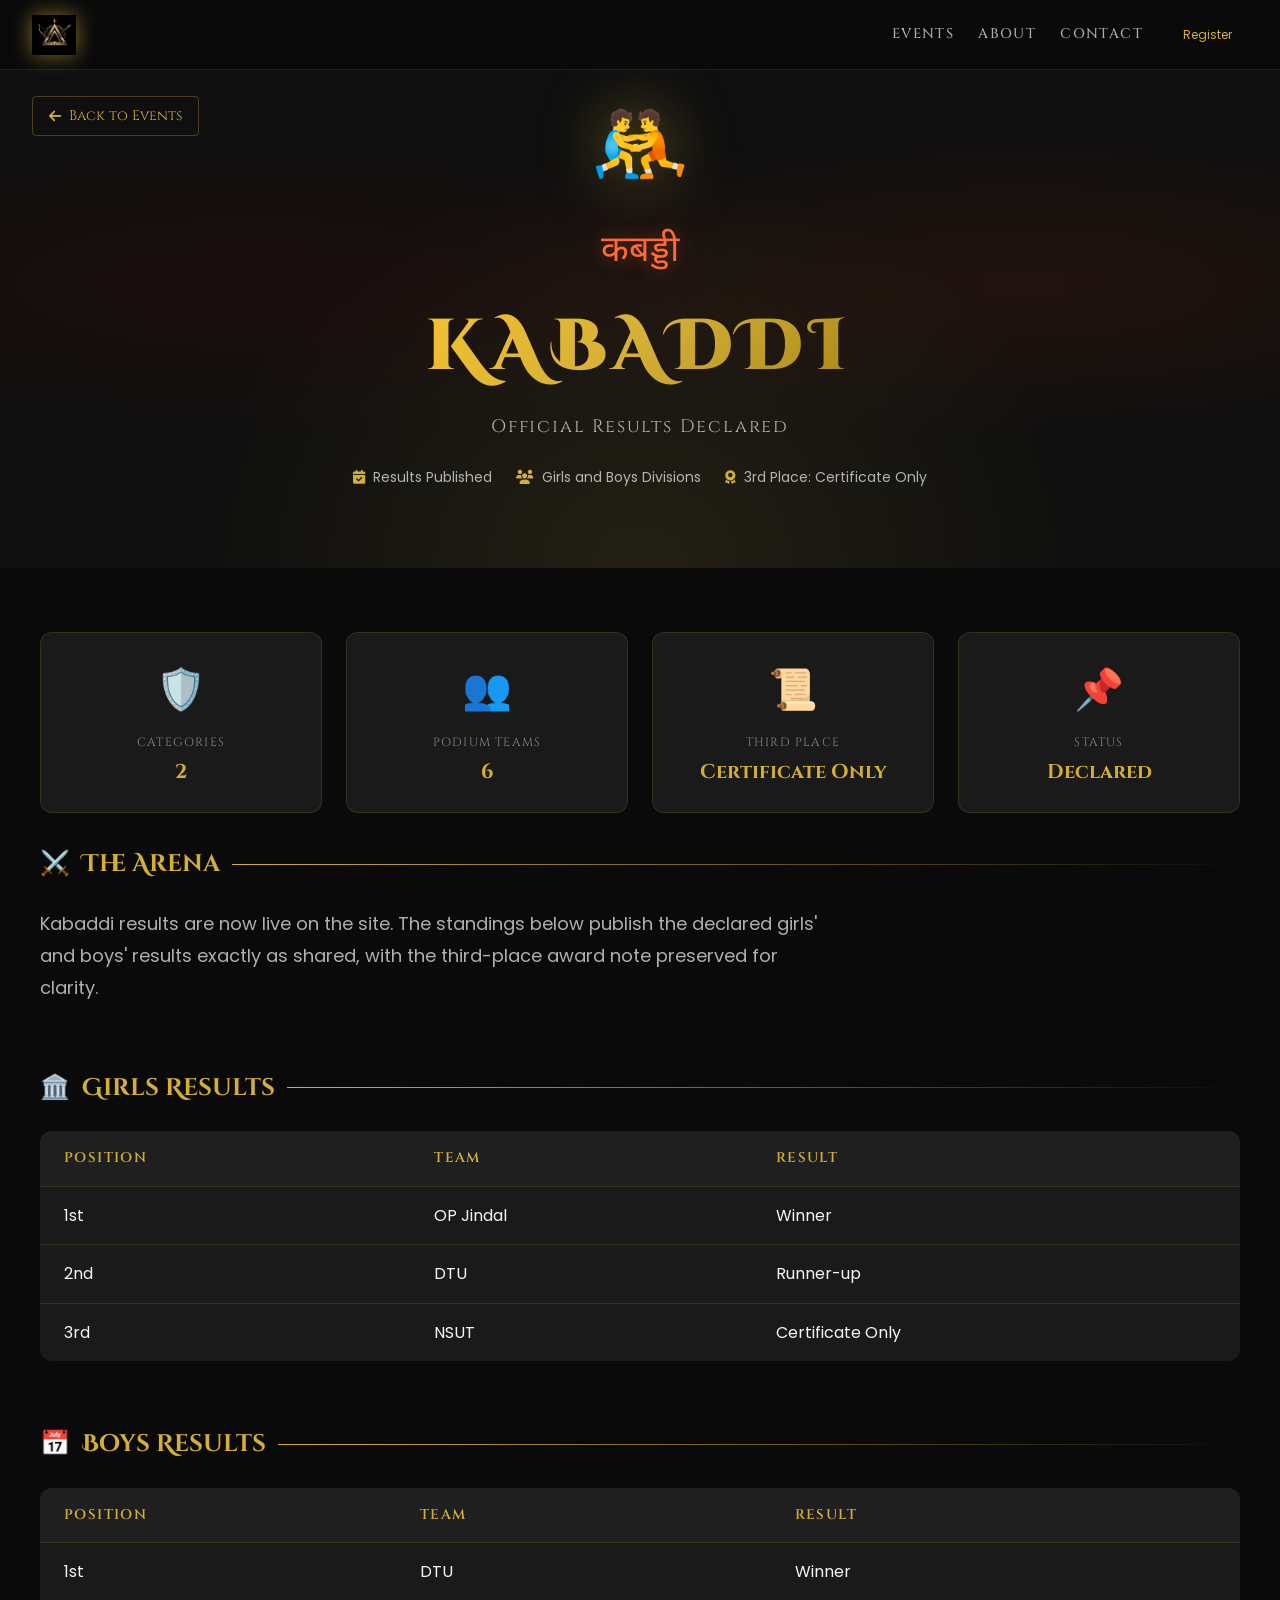
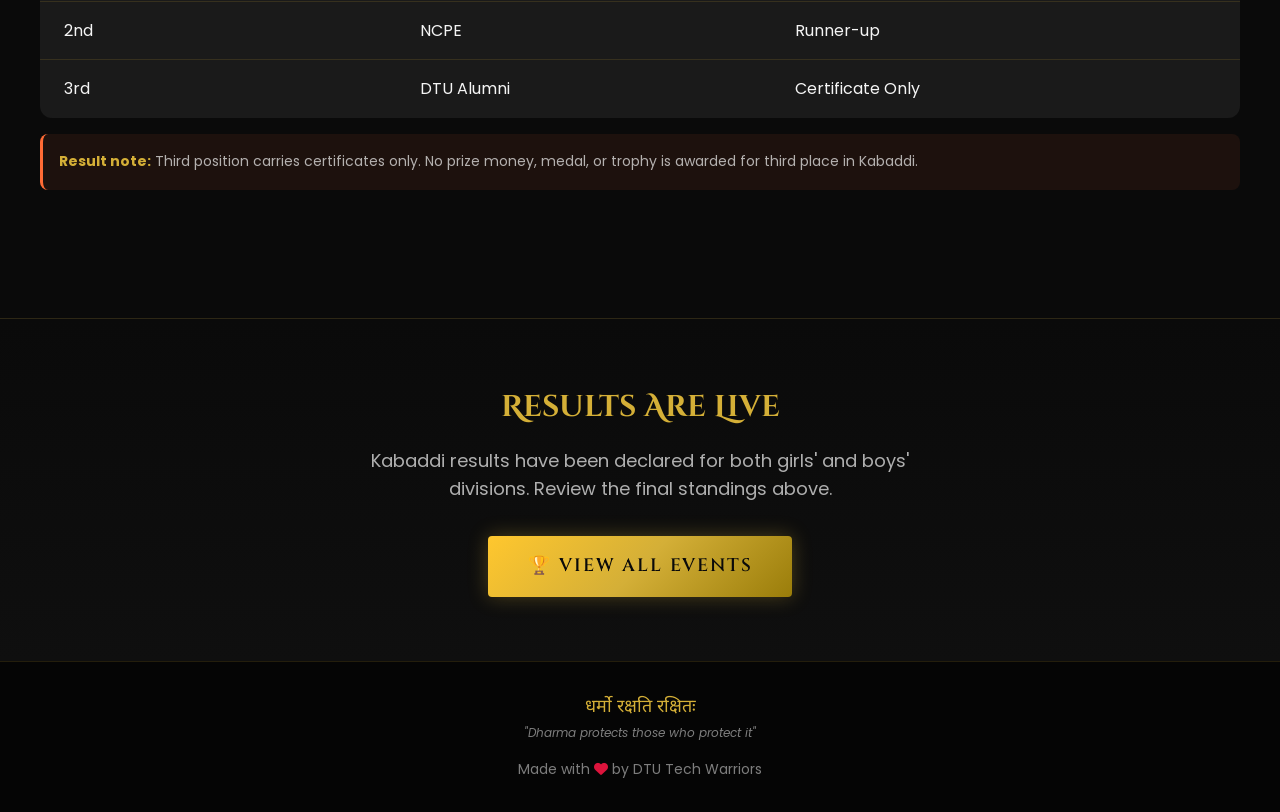
<file: events/kabaddi.html>
<!DOCTYPE html>
<html lang="en">

<head>
    <meta charset="UTF-8">
    <meta name="viewport" content="width=device-width, initial-scale=1.0">
    <title>Kabaddi Results | AAHVAAN'26</title>
    <meta name="description"
        content="Kabaddi results for AAHVAAN'26. View the declared girls' and boys' podium standings, including the third-place certificate note.">

    <link rel="icon" type="image/x-icon"
        href="data:image/svg+xml,<svg xmlns='http://www.w3.org/2000/svg' viewBox='0 0 100 100'><text y='.9em' font-size='90'>🤼</text></svg>">
    <link href="https://cdnjs.cloudflare.com/ajax/libs/font-awesome/6.4.0/css/all.min.css" rel="stylesheet">
    <link rel="stylesheet" href="../css/mahabharata-theme.css">
    <link rel="stylesheet" href="../css/sections.css">
    <link rel="stylesheet" href="../css/event-page.css">
    <link rel="stylesheet" href="../css/responsive.css">
</head>

<body>

    <nav class="nav" id="nav">
        <img src="../assets/logo.png" alt="AAHVAAN'26 Logo" class="nav-logo">
        <div class="right">
            <a class="nav-link" href="../index.html#events">Events</a>
            <a class="nav-link" href="../index.html#about">About</a>
            <a class="nav-link" href="../index.html#contact">Contact</a>
            <a class="regist" href="../register.html">Register</a>
        </div>
    </nav>

    <section class="event-hero">
        <a href="../index.html#events" class="back-btn"><i class="fas fa-arrow-left"></i> Back to Events</a>

        <div class="event-hero-content">
            <div class="event-icon">🤼</div>
            <div class="event-sanskrit">कबड्डी</div>
            <h1 class="event-title">KABADDI</h1>
            <p class="event-battle">Official Results Declared</p>

            <div class="event-meta">
                <div class="event-meta-item">
                    <i class="fas fa-calendar-check"></i>
                    <span>Results Published</span>
                </div>
                <div class="event-meta-item">
                    <i class="fas fa-users"></i>
                    <span>Girls and Boys Divisions</span>
                </div>
                <div class="event-meta-item">
                    <i class="fas fa-award"></i>
                    <span>3rd Place: Certificate Only</span>
                </div>
            </div>
        </div>
    </section>

    <div class="event-content">
        <div class="event-container">
            <div class="info-grid">
                <div class="info-card">
                    <div class="info-card-icon">🛡️</div>
                    <div class="info-card-label">Categories</div>
                    <div class="info-card-value">2</div>
                </div>
                <div class="info-card">
                    <div class="info-card-icon">👥</div>
                    <div class="info-card-label">Podium Teams</div>
                    <div class="info-card-value">6</div>
                </div>
                <div class="info-card">
                    <div class="info-card-icon">📜</div>
                    <div class="info-card-label">Third Place</div>
                    <div class="info-card-value">Certificate Only</div>
                </div>
                <div class="info-card">
                    <div class="info-card-icon">📌</div>
                    <div class="info-card-label">Status</div>
                    <div class="info-card-value">Declared</div>
                </div>
            </div>

            <section class="event-section">
                <h2 class="event-section-header"><span>⚔️</span> The Arena</h2>
                <p class="event-description">
                    Kabaddi results are now live on the site. The standings below publish the declared girls' and boys'
                    results exactly as shared, with the third-place award note preserved for clarity.
                </p>
            </section>

            <section class="event-section">
                <h2 class="event-section-header"><span>🏛️</span> Girls Results</h2>
                <table class="schedule-table">
                    <thead>
                        <tr>
                            <th>Position</th>
                            <th>Team</th>
                            <th>Result</th>
                        </tr>
                    </thead>
                    <tbody>
                        <tr>
                            <td>1st</td>
                            <td>OP Jindal</td>
                            <td>Winner</td>
                        </tr>
                        <tr>
                            <td>2nd</td>
                            <td>DTU</td>
                            <td>Runner-up</td>
                        </tr>
                        <tr>
                            <td>3rd</td>
                            <td>NSUT</td>
                            <td>Certificate Only</td>
                        </tr>
                    </tbody>
                </table>
            </section>

            <section class="event-section">
                <h2 class="event-section-header"><span>📅</span> Boys Results</h2>
                <table class="schedule-table">
                    <thead>
                        <tr>
                            <th>Position</th>
                            <th>Team</th>
                            <th>Result</th>
                        </tr>
                    </thead>
                    <tbody>
                        <tr>
                            <td>1st</td>
                            <td>DTU</td>
                            <td>Winner</td>
                        </tr>
                        <tr>
                            <td>2nd</td>
                            <td>NCPE</td>
                            <td>Runner-up</td>
                        </tr>
                        <tr>
                            <td>3rd</td>
                            <td>DTU Alumni</td>
                            <td>Certificate Only</td>
                        </tr>
                    </tbody>
                </table>

                <div class="schedule-note">
                    <strong>Result note:</strong> Third position carries certificates only. No prize money, medal, or
                    trophy is awarded for third place in Kabaddi.
                </div>
            </section>
        </div>
    </div>

    <section class="register-cta">
        <h2 class="register-cta-title">Results Are Live</h2>
        <p class="register-cta-text">
            Kabaddi results have been declared for both girls' and boys' divisions. Review the final standings above.
        </p>
        <a href="../events.html" class="btn-war"><span>🏆</span> View All Events</a>
    </section>

    <footer>
        <div class="footer-quote">
            <div class="footer-quote-sanskrit">धर्मो रक्षति रक्षितः</div>
            <div class="footer-quote-english">"Dharma protects those who protect it"</div>
        </div>
        <div class="love">Made with <i class="fa fa-heart"></i> by DTU Tech Warriors</div>
    </footer>

    <script src="../js/main.js"></script>
</body>

</html>
</file>
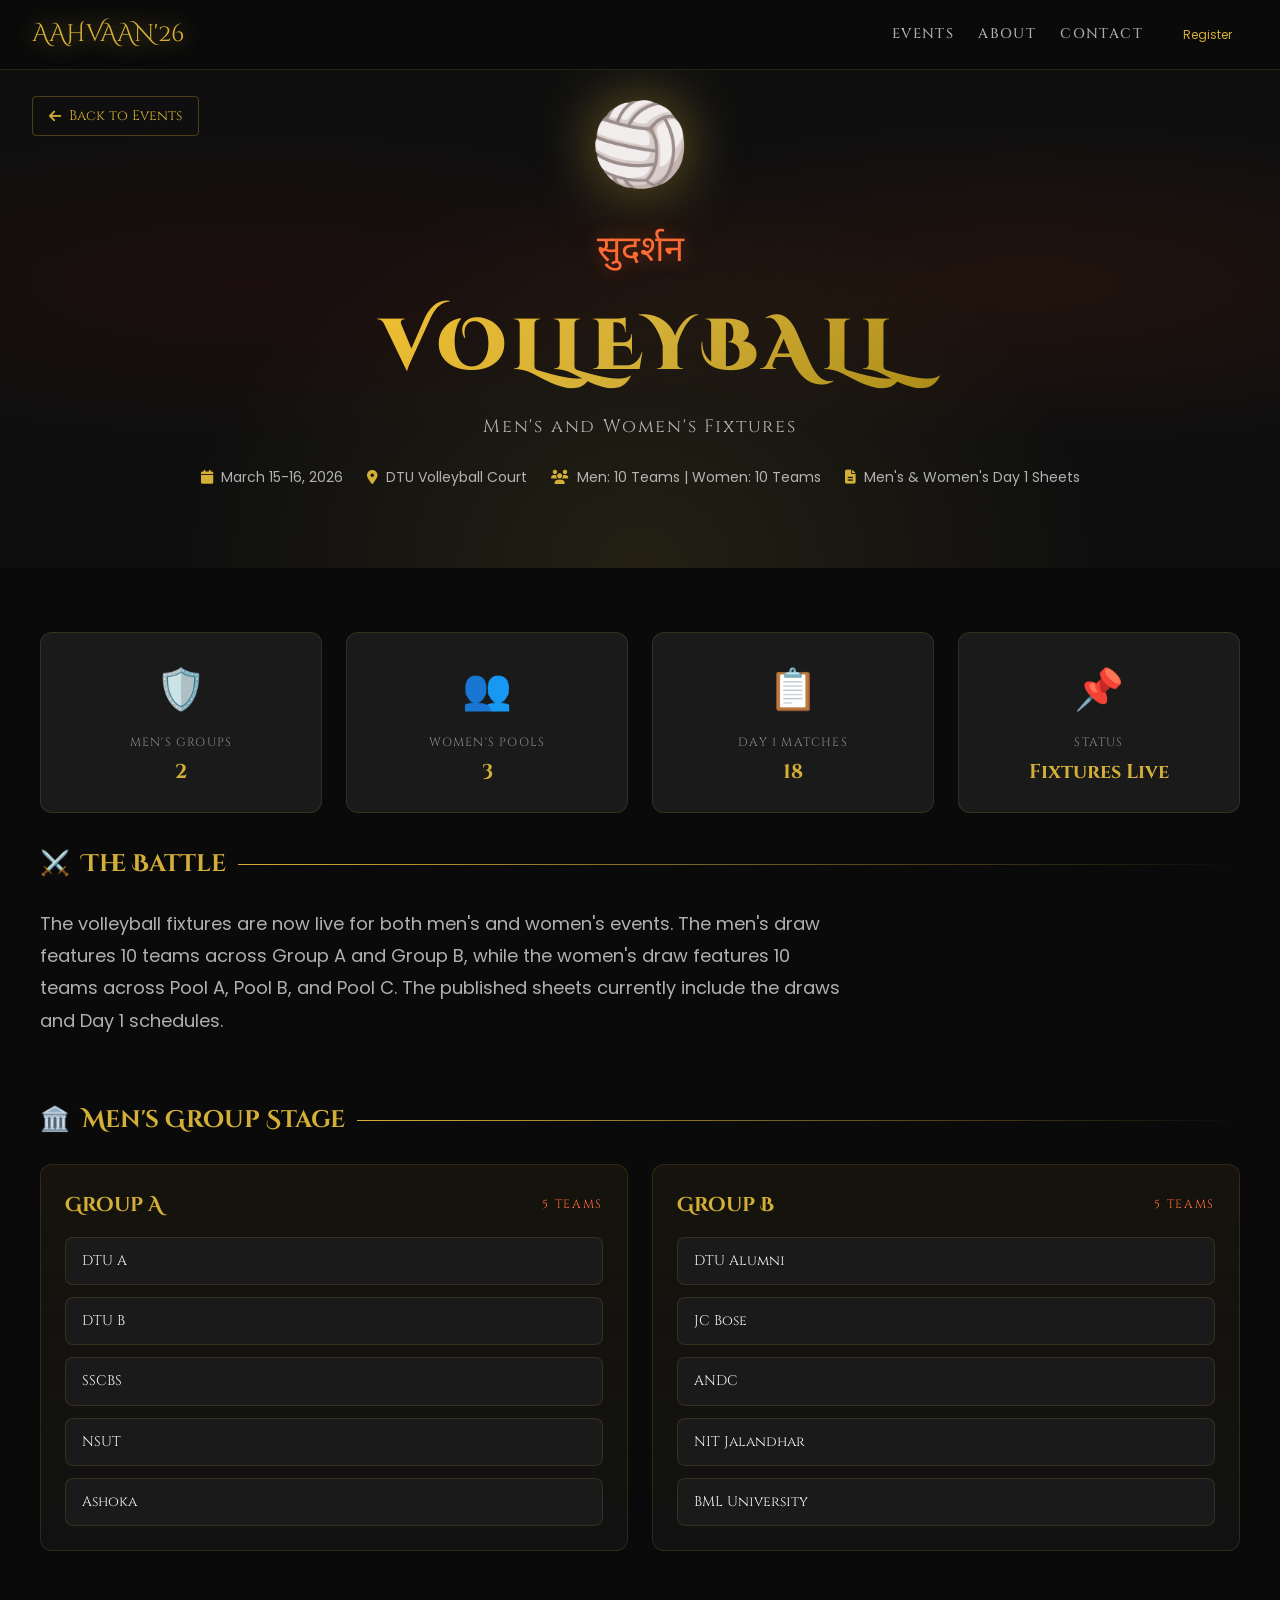
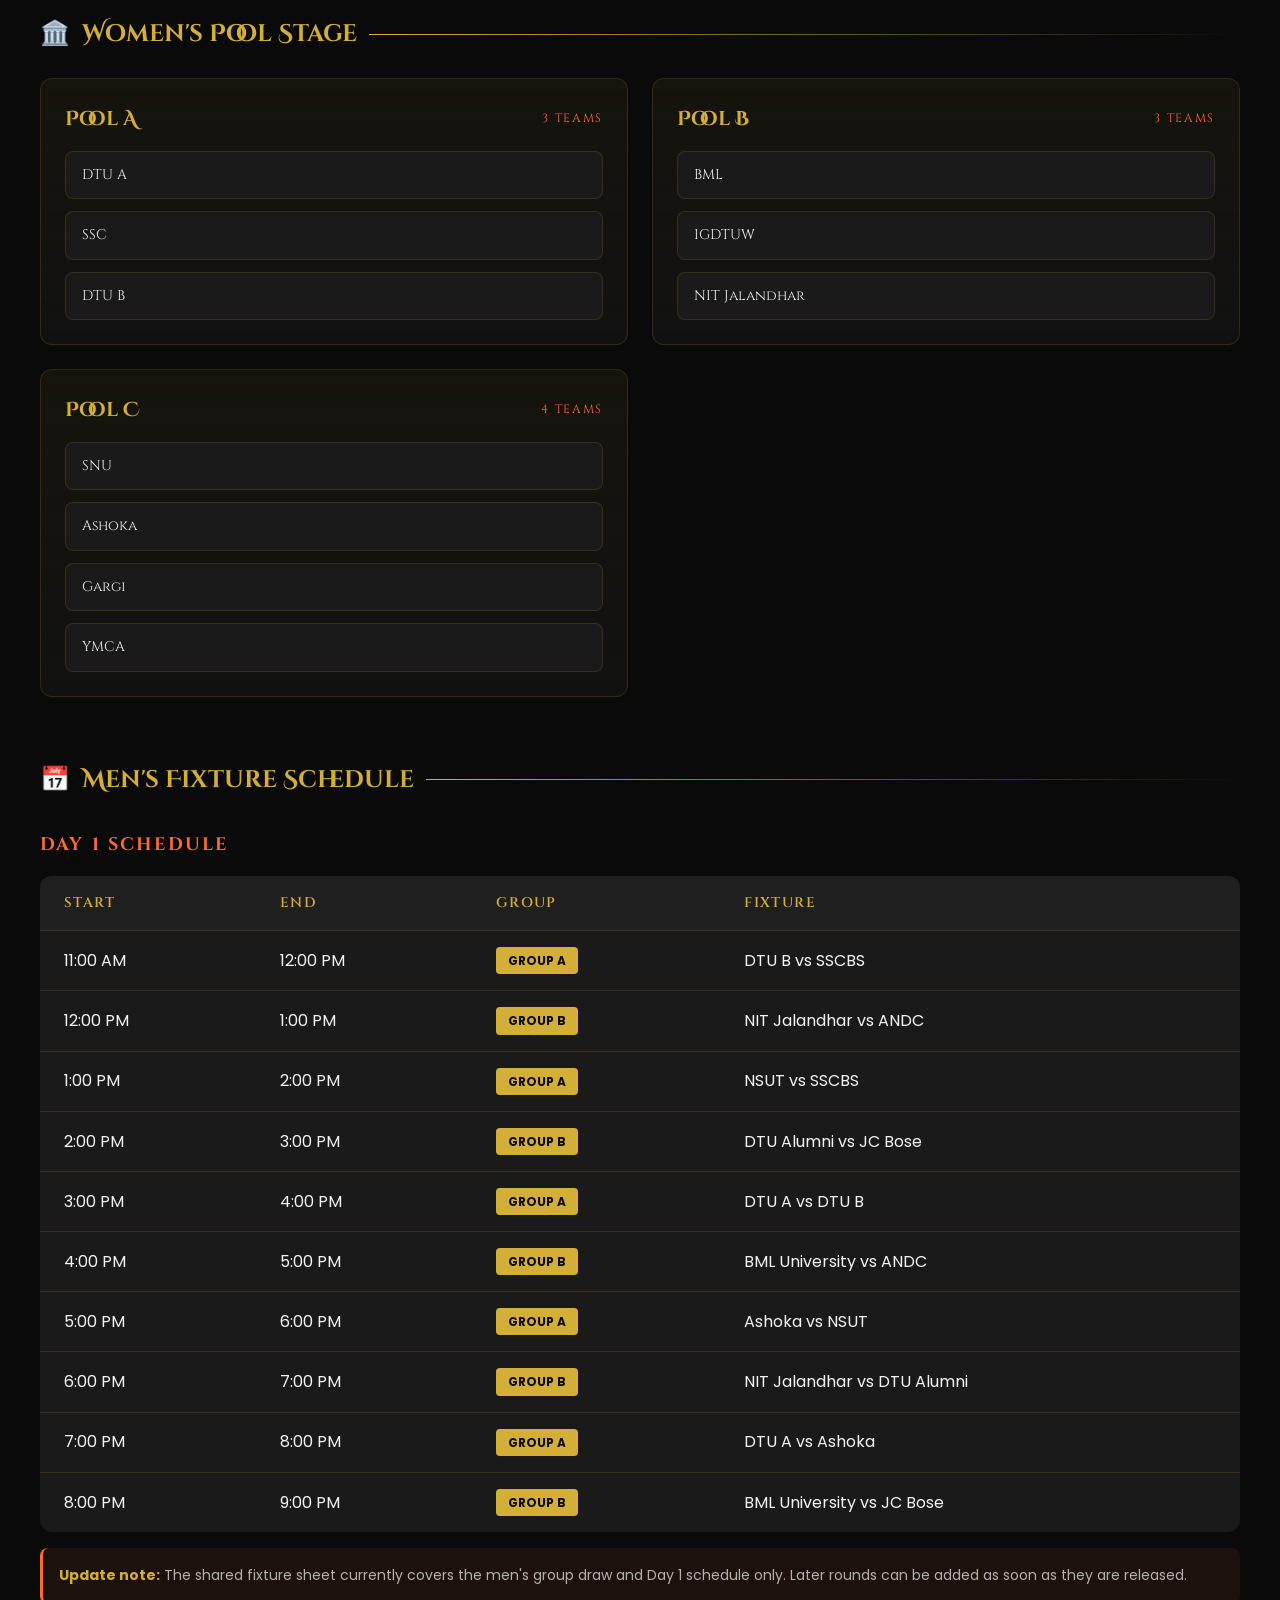
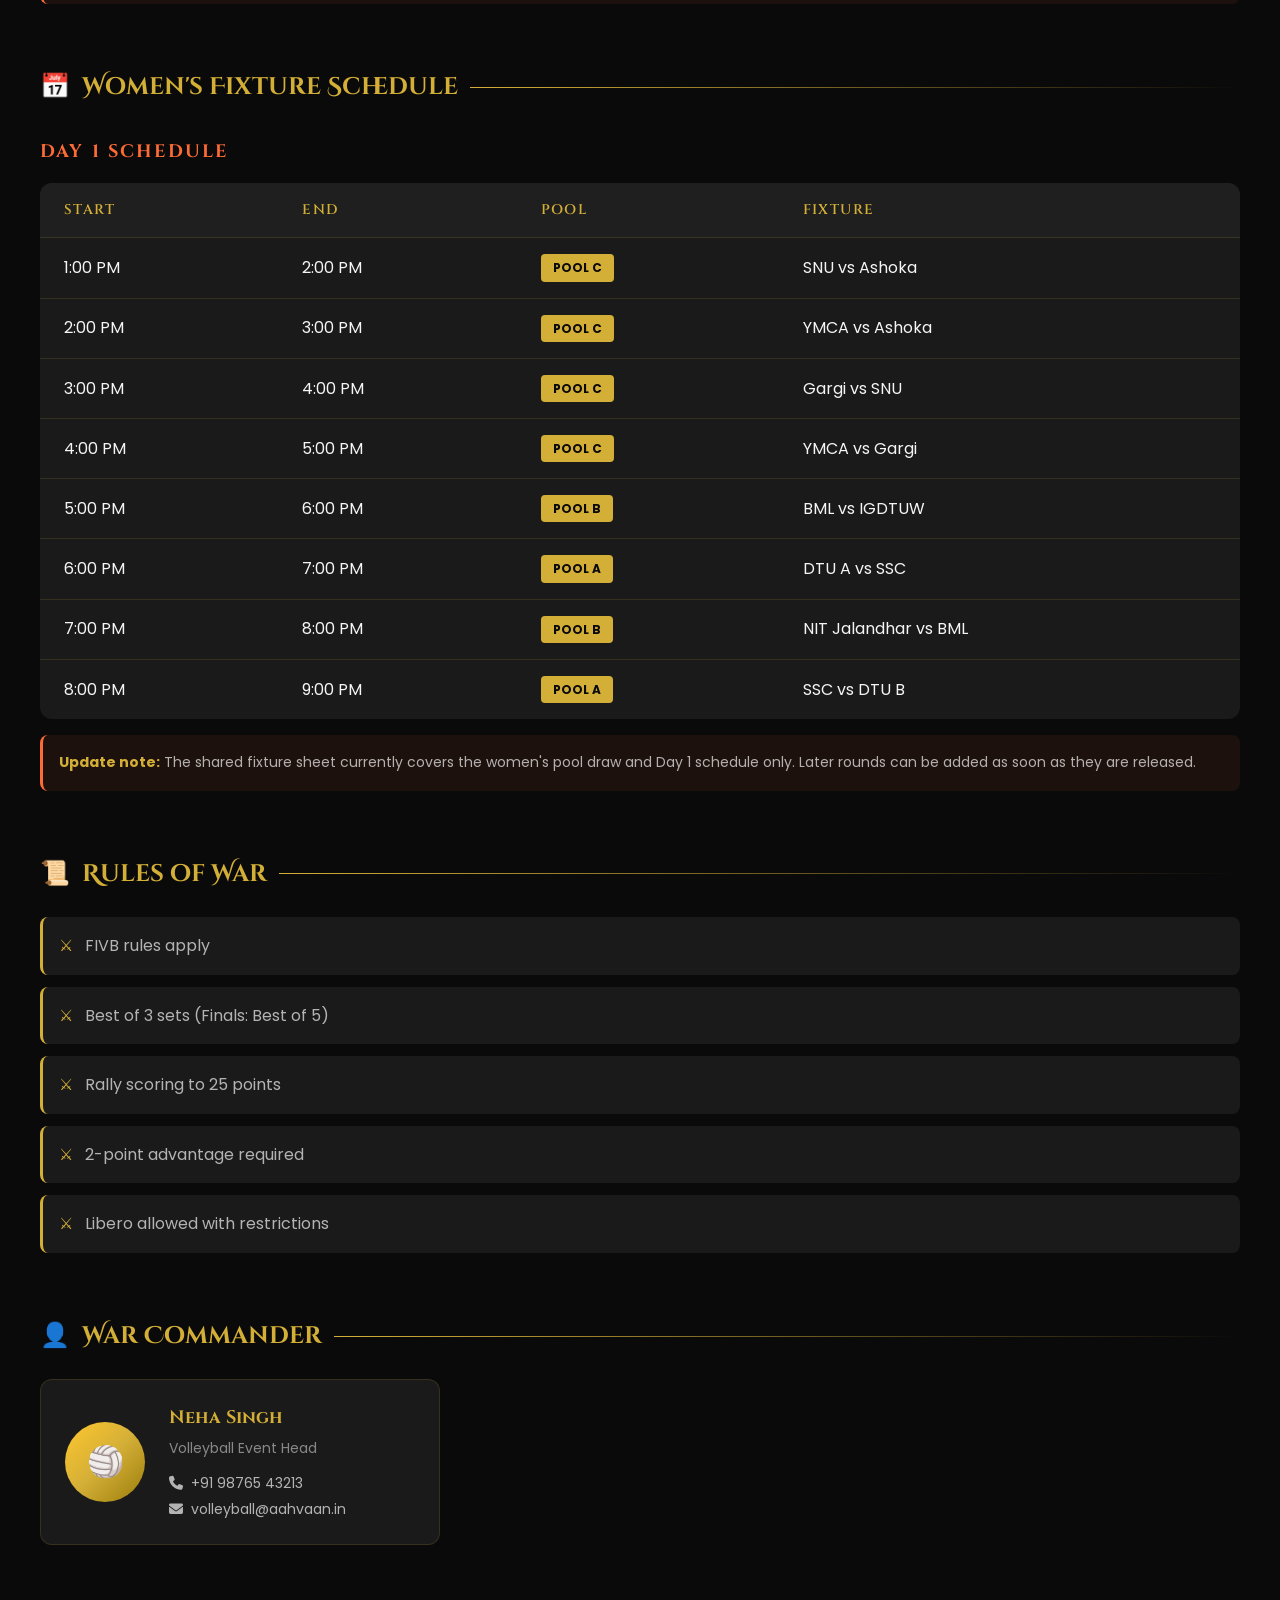
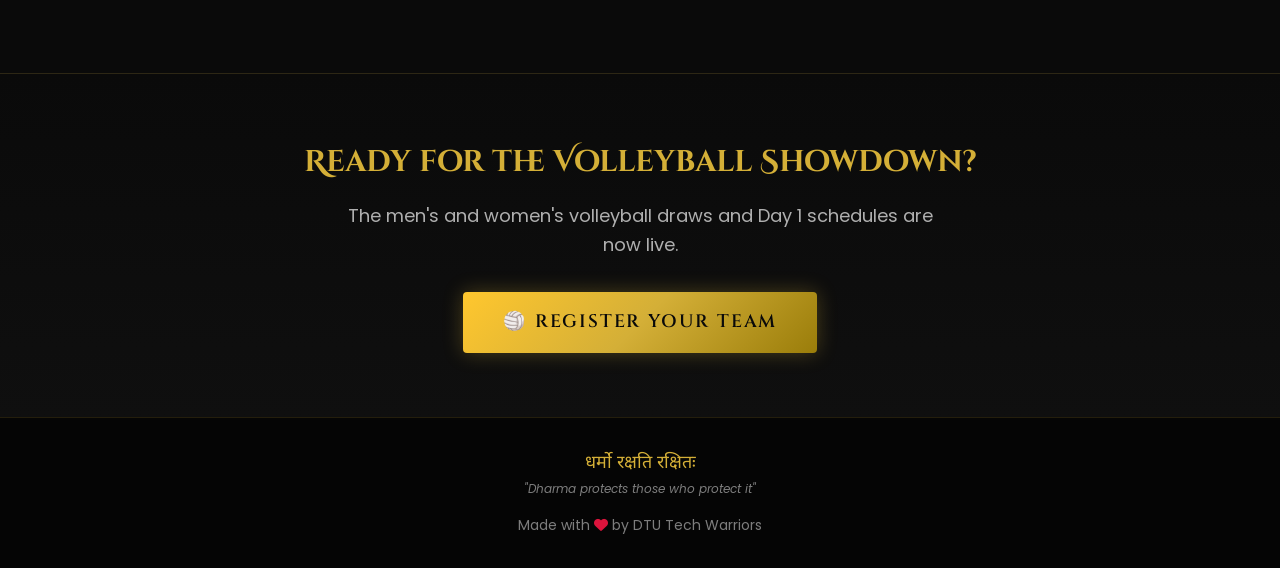
<file: events/volleyball.html>
<!DOCTYPE html>
<html lang="en">

<head>
    <meta charset="UTF-8">
    <meta name="viewport" content="width=device-width, initial-scale=1.0">
    <title>Volleyball Fixtures | AAHVAAN'26</title>
    <meta name="description"
        content="Men's and women's volleyball fixtures for AAHVAAN'26. View group and pool draws along with the published Day 1 schedules.">

    <link rel="icon" type="image/x-icon"
        href="data:image/svg+xml,<svg xmlns='http://www.w3.org/2000/svg' viewBox='0 0 100 100'><text y='.9em' font-size='90'>🏐</text></svg>">
    <link href="https://cdnjs.cloudflare.com/ajax/libs/font-awesome/6.4.0/css/all.min.css" rel="stylesheet">
    <link rel="stylesheet" href="../css/mahabharata-theme.css">
    <link rel="stylesheet" href="../css/sections.css">
    <link rel="stylesheet" href="../css/event-page.css">
    <link rel="stylesheet" href="../css/responsive.css">
</head>

<body>

    <nav class="nav" id="nav">
        <div class="left"><a href="../index.html"
                style="font-family: var(--font-display); font-size: 1.5rem; color: var(--gold-500); filter: var(--glow-gold); text-decoration: none;">AAHVAAN'26</a>
        </div>
        <div class="right">
            <a class="nav-link" href="../index.html#events">Events</a>
            <a class="nav-link" href="../index.html#about">About</a>
            <a class="nav-link" href="../index.html#contact">Contact</a>
            <a class="regist" href="../register.html">Register</a>
        </div>
    </nav>

    <section class="event-hero">
        <a href="../index.html#events" class="back-btn"><i class="fas fa-arrow-left"></i> Back to Events</a>
        <div class="event-hero-content">
            <div class="event-icon">🏐</div>
            <div class="event-sanskrit">सुदर्शन</div>
            <h1 class="event-title">VOLLEYBALL</h1>
            <p class="event-battle">Men's and Women's Fixtures</p>
            <div class="event-meta">
                <div class="event-meta-item"><i class="fas fa-calendar"></i><span>March 15-16, 2026</span></div>
                <div class="event-meta-item"><i class="fas fa-map-marker-alt"></i><span>DTU Volleyball Court</span>
                </div>
                <div class="event-meta-item"><i class="fas fa-users"></i><span>Men: 10 Teams | Women: 10 Teams</span>
                </div>
                <div class="event-meta-item"><i class="fas fa-file-lines"></i><span>Men's & Women's Day 1 Sheets</span>
                </div>
            </div>
        </div>
    </section>

    <div class="event-content">
        <div class="event-container">
            <div class="info-grid">
                <div class="info-card">
                    <div class="info-card-icon">🛡️</div>
                    <div class="info-card-label">Men's Groups</div>
                    <div class="info-card-value">2</div>
                </div>
                <div class="info-card">
                    <div class="info-card-icon">👥</div>
                    <div class="info-card-label">Women's Pools</div>
                    <div class="info-card-value">3</div>
                </div>
                <div class="info-card">
                    <div class="info-card-icon">📋</div>
                    <div class="info-card-label">Day 1 Matches</div>
                    <div class="info-card-value">18</div>
                </div>
                <div class="info-card">
                    <div class="info-card-icon">📌</div>
                    <div class="info-card-label">Status</div>
                    <div class="info-card-value">Fixtures Live</div>
                </div>
            </div>

            <section class="event-section">
                <h2 class="event-section-header"><span>⚔️</span> The Battle</h2>
                <p class="event-description">
                    The volleyball fixtures are now live for both men's and women's events. The men's draw features 10
                    teams across Group A and Group B, while the women's draw features 10 teams across Pool A, Pool B,
                    and Pool C. The published sheets currently include the draws and Day 1 schedules.
                </p>
            </section>

            <section class="event-section">
                <h2 class="event-section-header"><span>🏛️</span> Men's Group Stage</h2>
                <div class="pools-grid">
                    <article class="pool-card">
                        <div class="pool-card-header">
                            <h3 class="pool-title">Group A</h3>
                            <div class="pool-subtitle">5 Teams</div>
                        </div>
                        <div class="pool-team-list">
                            <div class="pool-team">DTU A</div>
                            <div class="pool-team">DTU B</div>
                            <div class="pool-team">SSCBS</div>
                            <div class="pool-team">NSUT</div>
                            <div class="pool-team">Ashoka</div>
                        </div>
                    </article>

                    <article class="pool-card">
                        <div class="pool-card-header">
                            <h3 class="pool-title">Group B</h3>
                            <div class="pool-subtitle">5 Teams</div>
                        </div>
                        <div class="pool-team-list">
                            <div class="pool-team">DTU Alumni</div>
                            <div class="pool-team">JC Bose</div>
                            <div class="pool-team">ANDC</div>
                            <div class="pool-team">NIT Jalandhar</div>
                            <div class="pool-team">BML University</div>
                        </div>
                    </article>
                </div>
            </section>

            <section class="event-section">
                <h2 class="event-section-header"><span>🏛️</span> Women's Pool Stage</h2>
                <div class="pools-grid">
                    <article class="pool-card">
                        <div class="pool-card-header">
                            <h3 class="pool-title">Pool A</h3>
                            <div class="pool-subtitle">3 Teams</div>
                        </div>
                        <div class="pool-team-list">
                            <div class="pool-team">DTU A</div>
                            <div class="pool-team">SSC</div>
                            <div class="pool-team">DTU B</div>
                        </div>
                    </article>

                    <article class="pool-card">
                        <div class="pool-card-header">
                            <h3 class="pool-title">Pool B</h3>
                            <div class="pool-subtitle">3 Teams</div>
                        </div>
                        <div class="pool-team-list">
                            <div class="pool-team">BML</div>
                            <div class="pool-team">IGDTUW</div>
                            <div class="pool-team">NIT Jalandhar</div>
                        </div>
                    </article>

                    <article class="pool-card">
                        <div class="pool-card-header">
                            <h3 class="pool-title">Pool C</h3>
                            <div class="pool-subtitle">4 Teams</div>
                        </div>
                        <div class="pool-team-list">
                            <div class="pool-team">SNU</div>
                            <div class="pool-team">Ashoka</div>
                            <div class="pool-team">Gargi</div>
                            <div class="pool-team">YMCA</div>
                        </div>
                    </article>
                </div>
            </section>

            <section class="event-section">
                <h2 class="event-section-header"><span>📅</span> Men's Fixture Schedule</h2>
                <h3 class="event-subsection-header">Day 1 Schedule</h3>
                <table class="schedule-table">
                    <thead>
                        <tr>
                            <th>Start</th>
                            <th>End</th>
                            <th>Group</th>
                            <th>Fixture</th>
                        </tr>
                    </thead>
                    <tbody>
                        <tr>
                            <td>11:00 AM</td>
                            <td>12:00 PM</td>
                            <td><span class="round-badge">Group A</span></td>
                            <td>DTU B vs SSCBS</td>
                        </tr>
                        <tr>
                            <td>12:00 PM</td>
                            <td>1:00 PM</td>
                            <td><span class="round-badge">Group B</span></td>
                            <td>NIT Jalandhar vs ANDC</td>
                        </tr>
                        <tr>
                            <td>1:00 PM</td>
                            <td>2:00 PM</td>
                            <td><span class="round-badge">Group A</span></td>
                            <td>NSUT vs SSCBS</td>
                        </tr>
                        <tr>
                            <td>2:00 PM</td>
                            <td>3:00 PM</td>
                            <td><span class="round-badge">Group B</span></td>
                            <td>DTU Alumni vs JC Bose</td>
                        </tr>
                        <tr>
                            <td>3:00 PM</td>
                            <td>4:00 PM</td>
                            <td><span class="round-badge">Group A</span></td>
                            <td>DTU A vs DTU B</td>
                        </tr>
                        <tr>
                            <td>4:00 PM</td>
                            <td>5:00 PM</td>
                            <td><span class="round-badge">Group B</span></td>
                            <td>BML University vs ANDC</td>
                        </tr>
                        <tr>
                            <td>5:00 PM</td>
                            <td>6:00 PM</td>
                            <td><span class="round-badge">Group A</span></td>
                            <td>Ashoka vs NSUT</td>
                        </tr>
                        <tr>
                            <td>6:00 PM</td>
                            <td>7:00 PM</td>
                            <td><span class="round-badge">Group B</span></td>
                            <td>NIT Jalandhar vs DTU Alumni</td>
                        </tr>
                        <tr>
                            <td>7:00 PM</td>
                            <td>8:00 PM</td>
                            <td><span class="round-badge">Group A</span></td>
                            <td>DTU A vs Ashoka</td>
                        </tr>
                        <tr>
                            <td>8:00 PM</td>
                            <td>9:00 PM</td>
                            <td><span class="round-badge">Group B</span></td>
                            <td>BML University vs JC Bose</td>
                        </tr>
                    </tbody>
                </table>

                <div class="schedule-note">
                    <strong>Update note:</strong> The shared fixture sheet currently covers the men's group draw and Day
                    1 schedule only. Later rounds can be added as soon as they are released.
                </div>
            </section>

            <section class="event-section">
                <h2 class="event-section-header"><span>📅</span> Women's Fixture Schedule</h2>
                <h3 class="event-subsection-header">Day 1 Schedule</h3>
                <table class="schedule-table">
                    <thead>
                        <tr>
                            <th>Start</th>
                            <th>End</th>
                            <th>Pool</th>
                            <th>Fixture</th>
                        </tr>
                    </thead>
                    <tbody>
                        <tr>
                            <td>1:00 PM</td>
                            <td>2:00 PM</td>
                            <td><span class="round-badge">Pool C</span></td>
                            <td>SNU vs Ashoka</td>
                        </tr>
                        <tr>
                            <td>2:00 PM</td>
                            <td>3:00 PM</td>
                            <td><span class="round-badge">Pool C</span></td>
                            <td>YMCA vs Ashoka</td>
                        </tr>
                        <tr>
                            <td>3:00 PM</td>
                            <td>4:00 PM</td>
                            <td><span class="round-badge">Pool C</span></td>
                            <td>Gargi vs SNU</td>
                        </tr>
                        <tr>
                            <td>4:00 PM</td>
                            <td>5:00 PM</td>
                            <td><span class="round-badge">Pool C</span></td>
                            <td>YMCA vs Gargi</td>
                        </tr>
                        <tr>
                            <td>5:00 PM</td>
                            <td>6:00 PM</td>
                            <td><span class="round-badge">Pool B</span></td>
                            <td>BML vs IGDTUW</td>
                        </tr>
                        <tr>
                            <td>6:00 PM</td>
                            <td>7:00 PM</td>
                            <td><span class="round-badge">Pool A</span></td>
                            <td>DTU A vs SSC</td>
                        </tr>
                        <tr>
                            <td>7:00 PM</td>
                            <td>8:00 PM</td>
                            <td><span class="round-badge">Pool B</span></td>
                            <td>NIT Jalandhar vs BML</td>
                        </tr>
                        <tr>
                            <td>8:00 PM</td>
                            <td>9:00 PM</td>
                            <td><span class="round-badge">Pool A</span></td>
                            <td>SSC vs DTU B</td>
                        </tr>
                    </tbody>
                </table>

                <div class="schedule-note">
                    <strong>Update note:</strong> The shared fixture sheet currently covers the women's pool draw and
                    Day 1 schedule only. Later rounds can be added as soon as they are released.
                </div>
            </section>

            <!-- <section class="event-section">
                <h2 class="event-section-header"><span>📜</span> Fixture Notes</h2>
                <ul class="rules-list">
                    <li><span>This page now covers both men's and women's volleyball fixtures.</span></li>
                    <li><span>Men's group names and women's pool names follow the sheets you shared.</span></li>
                    <li><span>All Day 1 match orders have been placed separately for clarity.</span></li>
                </ul>
            </section> -->

            <section class="event-section">
                <h2 class="event-section-header"><span>📜</span> Rules of War</h2>
                <ul class="rules-list">
                    <li><span>FIVB rules apply</span></li>
                    <li><span>Best of 3 sets (Finals: Best of 5)</span></li>
                    <li><span>Rally scoring to 25 points</span></li>
                    <li><span>2-point advantage required</span></li>
                    <li><span>Libero allowed with restrictions</span></li>
                </ul>
            </section>

            <section class="event-section">
                <h2 class="event-section-header"><span>👤</span> War Commander</h2>
                <div class="coordinator-card">
                    <div class="coordinator-avatar">🏐</div>
                    <div class="coordinator-info">
                        <div class="coordinator-name">Neha Singh</div>
                        <div class="coordinator-role">Volleyball Event Head</div>
                        <div class="coordinator-contact">
                            <a href="tel:+919876543213"><i class="fas fa-phone"></i> +91 98765 43213</a>
                            <a href="mailto:volleyball@aahvaan.in"><i class="fas fa-envelope"></i>
                                volleyball@aahvaan.in</a>
                        </div>
                    </div>
                </div>
            </section>
        </div>
    </div>

    <section class="register-cta">
        <h2 class="register-cta-title">Ready for the Volleyball Showdown?</h2>
        <p class="register-cta-text">The men's and women's volleyball draws and Day 1 schedules are now live.</p>
        <a href="../register.html?event=volleyball" class="btn-war"><span>🏐</span> Register Your Team</a>
    </section>

    <footer>
        <div class="footer-quote">
            <div class="footer-quote-sanskrit">धर्मो रक्षति रक्षितः</div>
            <div class="footer-quote-english">"Dharma protects those who protect it"</div>
        </div>
        <div class="love">Made with <i class="fa fa-heart"></i> by DTU Tech Warriors</div>
    </footer>
    <script src="../js/main.js"></script>
</body>

</html>
</file>
<file: css/mahabharata-theme.css>
/* ====================================
   AAHVAAN'26 - MAHABHARATA THEME
   Epic Kurukshetra Battlefield Aesthetics
   ==================================== */

/* Google Fonts Import */
@import url('https://fonts.googleapis.com/css2?family=Cinzel+Decorative:wght@400;700;900&family=Cinzel:wght@400;500;600;700&family=Poppins:wght@300;400;500;600;700&family=Noto+Sans+Devanagari:wght@400;500;600;700&display=swap');

:root {
    /* ========================================
       KURUKSHETRA COLOR PALETTE
       ======================================== */
    
    /* Primary Colors - Royal Golds */
    --gold-50: #FFF9E6;
    --gold-100: #FFEFB8;
    --gold-200: #FFE08A;
    --gold-300: #FFD15C;
    --gold-400: #FFC72E;
    --gold-500: #D4AF37; /* Royal Gold - Primary */
    --gold-600: #B8960F;
    --gold-700: #9A7D0A;
    --gold-800: #7C6408;
    --gold-900: #5E4B06;
    
    /* War Crimsons */
    --crimson-50: #FFE5E5;
    --crimson-100: #FFCCCC;
    --crimson-200: #FF9999;
    --crimson-300: #FF6666;
    --crimson-400: #FF3333;
    --crimson-500: #DC143C; /* Blood Crimson */
    --crimson-600: #B91C1C;
    --crimson-700: #8B0000; /* Deep Blood */
    --crimson-800: #5C0000;
    --crimson-900: #2D0000;
    
    /* Fire & Ember */
    --fire-50: #FFF7ED;
    --fire-100: #FFEDD5;
    --fire-200: #FED7AA;
    --fire-300: #FDBA74;
    --fire-400: #FB923C;
    --fire-500: #FF6B35; /* Deep Saffron */
    --fire-600: #EA580C;
    --fire-700: #C2410C;
    --fire-800: #9A3412;
    --fire-900: #7C2D12;
    
    /* Bronze & Metallic */
    --bronze-50: #FDF4E7;
    --bronze-100: #F9E4C8;
    --bronze-200: #F2CFA0;
    --bronze-300: #E6B578;
    --bronze-400: #D69E5C;
    --bronze-500: #CD7F32; /* Ancient Bronze */
    --bronze-600: #A66429;
    --bronze-700: #7F4C20;
    --bronze-800: #593517;
    --bronze-900: #33200E;
    
    /* Dark Battlefield */
    --dark-50: #3A3A3A;
    --dark-100: #2F2F2F;
    --dark-200: #2A2A2A; /* Ash */
    --dark-300: #1F1F1F;
    --dark-400: #1A1A1A; /* Smoke Gray */
    --dark-500: #141414;
    --dark-600: #0F0F0F;
    --dark-700: #0A0A0A; /* Midnight Black */
    --dark-800: #050505;
    --dark-900: #000000;
    
    /* Ember Orange */
    --ember: #FF4500;
    --ember-glow: rgba(255, 69, 0, 0.6);
    
    /* ========================================
       SEMANTIC COLOR TOKENS
       ======================================== */
    --color-background: var(--dark-700);
    --color-surface: var(--dark-400);
    --color-surface-elevated: var(--dark-200);
    --color-text: #F5F5F5;
    --color-text-secondary: rgba(245, 245, 245, 0.7);
    --color-text-muted: rgba(245, 245, 245, 0.5);
    --color-primary: var(--gold-500);
    --color-primary-hover: var(--gold-400);
    --color-primary-active: var(--gold-600);
    --color-accent: var(--fire-500);
    --color-accent-hover: var(--fire-400);
    --color-danger: var(--crimson-500);
    --color-border: rgba(212, 175, 55, 0.3);
    --color-border-subtle: rgba(212, 175, 55, 0.15);
    
    /* ========================================
       GRADIENT DEFINITIONS
       ======================================== */
    --gradient-gold: linear-gradient(135deg, var(--gold-400) 0%, var(--gold-500) 50%, var(--gold-700) 100%);
    --gradient-gold-shine: linear-gradient(90deg, transparent 0%, rgba(255, 255, 255, 0.4) 50%, transparent 100%);
    --gradient-fire: linear-gradient(135deg, var(--fire-400) 0%, var(--fire-500) 50%, var(--crimson-600) 100%);
    --gradient-battlefield: linear-gradient(180deg, 
        var(--dark-700) 0%, 
        var(--dark-600) 30%, 
        rgba(139, 0, 0, 0.1) 60%, 
        var(--dark-700) 100%);
    --gradient-smoke: linear-gradient(180deg, 
        transparent 0%, 
        rgba(26, 26, 26, 0.5) 50%, 
        rgba(10, 10, 10, 0.9) 100%);
    --gradient-hero-overlay: linear-gradient(180deg,
        rgba(10, 10, 10, 0.3) 0%,
        rgba(10, 10, 10, 0.1) 40%,
        rgba(10, 10, 10, 0.5) 70%,
        rgba(10, 10, 10, 0.95) 100%);
    
    /* ========================================
       TYPOGRAPHY
       ======================================== */
    --font-display: 'Cinzel Decorative', serif;
    --font-heading: 'Cinzel', serif;
    --font-body: 'Poppins', sans-serif;
    --font-hindi: 'Noto Sans Devanagari', sans-serif;
    
    --font-size-xs: 0.75rem;
    --font-size-sm: 0.875rem;
    --font-size-base: 1rem;
    --font-size-lg: 1.125rem;
    --font-size-xl: 1.25rem;
    --font-size-2xl: 1.5rem;
    --font-size-3xl: 1.875rem;
    --font-size-4xl: 2.25rem;
    --font-size-5xl: 3rem;
    --font-size-6xl: 3.75rem;
    --font-size-7xl: 4.5rem;
    --font-size-8xl: 6rem;
    
    --font-weight-light: 300;
    --font-weight-normal: 400;
    --font-weight-medium: 500;
    --font-weight-semibold: 600;
    --font-weight-bold: 700;
    --font-weight-black: 900;
    
    /* ========================================
       SPACING
       ======================================== */
    --space-1: 0.25rem;
    --space-2: 0.5rem;
    --space-3: 0.75rem;
    --space-4: 1rem;
    --space-5: 1.25rem;
    --space-6: 1.5rem;
    --space-8: 2rem;
    --space-10: 2.5rem;
    --space-12: 3rem;
    --space-16: 4rem;
    --space-20: 5rem;
    --space-24: 6rem;
    
    /* ========================================
       EFFECTS & SHADOWS
       ======================================== */
    --shadow-gold: 0 0 20px rgba(212, 175, 55, 0.3);
    --shadow-gold-strong: 0 0 40px rgba(212, 175, 55, 0.5);
    --shadow-ember: 0 0 30px rgba(255, 69, 0, 0.4);
    --shadow-crimson: 0 0 20px rgba(220, 20, 60, 0.3);
    --shadow-dark: 0 10px 40px rgba(0, 0, 0, 0.5);
    --shadow-card: 0 4px 20px rgba(0, 0, 0, 0.4), 0 0 1px rgba(212, 175, 55, 0.3);
    
    --glow-gold: drop-shadow(0 0 10px rgba(212, 175, 55, 0.6));
    --glow-fire: drop-shadow(0 0 15px rgba(255, 107, 53, 0.5));
    --glow-ember: drop-shadow(0 0 20px rgba(255, 69, 0, 0.7));
    
    /* ========================================
       BORDERS & RADIUS
       ======================================== */
    --radius-sm: 4px;
    --radius-md: 8px;
    --radius-lg: 12px;
    --radius-xl: 16px;
    --radius-2xl: 24px;
    --radius-full: 9999px;
    
    --border-ornate: 2px solid var(--gold-500);
    --border-subtle: 1px solid var(--color-border-subtle);
    
    /* ========================================
       TRANSITIONS
       ======================================== */
    --transition-fast: 150ms ease;
    --transition-base: 250ms ease;
    --transition-slow: 400ms ease;
    --transition-epic: 800ms cubic-bezier(0.16, 1, 0.3, 1);
    
    /* ========================================
       Z-INDEX LAYERS
       ======================================== */
    --z-background: -1;
    --z-base: 0;
    --z-particles: 10;
    --z-content: 20;
    --z-header: 100;
    --z-overlay: 500;
    --z-modal: 1000;
    --z-loader: 9999;
}

/* ========================================
   BASE RESETS
   ======================================== */
*, *::before, *::after {
    margin: 0;
    padding: 0;
    box-sizing: border-box;
}

html {
    scroll-behavior: smooth;
    scrollbar-width: thin;
    scrollbar-color: var(--gold-500) var(--dark-600);
    font-size: 16px;
}

html::-webkit-scrollbar {
    width: 8px;
}

html::-webkit-scrollbar-track {
    background: var(--dark-600);
}

html::-webkit-scrollbar-thumb {
    background: var(--gold-500);
    border-radius: var(--radius-full);
}

html::-webkit-scrollbar-thumb:hover {
    background: var(--gold-400);
}

body {
    font-family: var(--font-body);
    background: var(--color-background);
    color: var(--color-text);
    line-height: 1.6;
    overflow-x: hidden;
    min-height: 100vh;
}

img {
    max-width: 100%;
    height: auto;
    display: block;
}

a {
    color: var(--color-primary);
    text-decoration: none;
    transition: color var(--transition-fast);
}

a:hover {
    color: var(--color-primary-hover);
}

/* ========================================
   TYPOGRAPHY UTILITIES
   ======================================== */
.font-display {
    font-family: var(--font-display);
}

.font-heading {
    font-family: var(--font-heading);
}

.font-hindi {
    font-family: var(--font-hindi);
}

.text-gold {
    color: var(--gold-500);
}

.text-gradient-gold {
    background: var(--gradient-gold);
    -webkit-background-clip: text;
    -webkit-text-fill-color: transparent;
    background-clip: text;
}

.text-fire {
    color: var(--fire-500);
}

.text-crimson {
    color: var(--crimson-500);
}

/* ========================================
   BUTTON STYLES
   ======================================== */
.btn-war {
    display: inline-flex;
    align-items: center;
    justify-content: center;
    gap: var(--space-2);
    padding: var(--space-3) var(--space-6);
    font-family: var(--font-heading);
    font-size: var(--font-size-sm);
    font-weight: var(--font-weight-semibold);
    text-transform: uppercase;
    letter-spacing: 0.1em;
    color: var(--dark-700);
    background: var(--gradient-gold);
    border: none;
    border-radius: var(--radius-sm);
    cursor: pointer;
    position: relative;
    overflow: hidden;
    transition: all var(--transition-base);
    box-shadow: var(--shadow-gold);
}

.btn-war::before {
    content: '';
    position: absolute;
    top: 0;
    left: -100%;
    width: 100%;
    height: 100%;
    background: var(--gradient-gold-shine);
    transition: left var(--transition-slow);
}

.btn-war:hover {
    transform: translateY(-2px);
    box-shadow: var(--shadow-gold-strong);
}

.btn-war:hover::before {
    left: 100%;
}

.btn-war:active {
    transform: translateY(0);
}

.btn-war-outline {
    display: inline-flex;
    align-items: center;
    justify-content: center;
    gap: var(--space-2);
    padding: var(--space-3) var(--space-6);
    font-family: var(--font-heading);
    font-size: var(--font-size-sm);
    font-weight: var(--font-weight-semibold);
    text-transform: uppercase;
    letter-spacing: 0.1em;
    color: var(--gold-500);
    background: transparent;
    border: 2px solid var(--gold-500);
    border-radius: var(--radius-sm);
    cursor: pointer;
    transition: all var(--transition-base);
}

.btn-war-outline:hover {
    background: var(--gold-500);
    color: var(--dark-700);
    box-shadow: var(--shadow-gold);
}

/* ========================================
   KEYFRAME ANIMATIONS
   ======================================== */

/* Ember Float Animation */
@keyframes emberFloat {
    0% {
        transform: translateY(100vh) translateX(0) scale(0);
        opacity: 0;
    }
    10% {
        opacity: 1;
        transform: translateY(90vh) translateX(10px) scale(1);
    }
    90% {
        opacity: 0.8;
    }
    100% {
        transform: translateY(-10vh) translateX(-20px) scale(0.5);
        opacity: 0;
    }
}

/* Arrow Rain Animation */
@keyframes arrowFall {
    0% {
        transform: translateY(-100px) translateX(-50px) rotate(45deg);
        opacity: 0;
    }
    10% {
        opacity: 0.6;
    }
    90% {
        opacity: 0.4;
    }
    100% {
        transform: translateY(100vh) translateX(100px) rotate(45deg);
        opacity: 0;
    }
}

/* Smoke Drift */
@keyframes smokeDrift {
    0% {
        transform: translateX(0) translateY(0) scale(1);
        opacity: 0.3;
    }
    50% {
        transform: translateX(30px) translateY(-20px) scale(1.2);
        opacity: 0.2;
    }
    100% {
        transform: translateX(0) translateY(0) scale(1);
        opacity: 0.3;
    }
}

/* Golden Pulse */
@keyframes goldenPulse {
    0%, 100% {
        box-shadow: 0 0 20px rgba(212, 175, 55, 0.3);
    }
    50% {
        box-shadow: 0 0 40px rgba(212, 175, 55, 0.6);
    }
}

/* Fire Flicker */
@keyframes fireFlicker {
    0%, 100% {
        opacity: 1;
        filter: brightness(1);
    }
    25% {
        opacity: 0.9;
        filter: brightness(1.1);
    }
    50% {
        opacity: 1;
        filter: brightness(0.95);
    }
    75% {
        opacity: 0.95;
        filter: brightness(1.05);
    }
}

/* Lightning Flash */
@keyframes lightningFlash {
    0%, 100% {
        opacity: 0;
    }
    5% {
        opacity: 1;
    }
    10% {
        opacity: 0;
    }
    15% {
        opacity: 0.8;
    }
    20% {
        opacity: 0;
    }
}

/* Warrior Idle Animation */
@keyframes warriorIdle {
    0%, 100% {
        transform: translateY(0);
    }
    50% {
        transform: translateY(-5px);
    }
}

/* Text Reveal */
@keyframes textReveal {
    0% {
        clip-path: inset(0 100% 0 0);
    }
    100% {
        clip-path: inset(0 0 0 0);
    }
}

/* Fade In Up */
@keyframes fadeInUp {
    0% {
        opacity: 0;
        transform: translateY(30px);
    }
    100% {
        opacity: 1;
        transform: translateY(0);
    }
}

/* Scale In */
@keyframes scaleIn {
    0% {
        opacity: 0;
        transform: scale(0.9);
    }
    100% {
        opacity: 1;
        transform: scale(1);
    }
}

/* Rotate Slow */
@keyframes rotateSlow {
    0% {
        transform: rotate(0deg);
    }
    100% {
        transform: rotate(360deg);
    }
}

/* Shimmer Effect */
@keyframes shimmer {
    0% {
        background-position: -200% center;
    }
    100% {
        background-position: 200% center;
    }
}

/* War Drums Pulse */
@keyframes warDrumPulse {
    0%, 100% {
        transform: scale(1);
    }
    10% {
        transform: scale(1.02);
    }
    20% {
        transform: scale(1);
    }
}

/* ========================================
   PARTICLE CONTAINERS
   ======================================== */
.ember-container {
    position: fixed;
    top: 0;
    left: 0;
    width: 100%;
    height: 100%;
    pointer-events: none;
    z-index: var(--z-particles);
    overflow: hidden;
}

.ember {
    position: absolute;
    width: 4px;
    height: 4px;
    background: var(--ember);
    border-radius: 50%;
    box-shadow: 0 0 6px var(--ember), 0 0 12px var(--ember-glow);
    animation: emberFloat linear infinite;
}

.arrow-container {
    position: fixed;
    top: 0;
    left: 0;
    width: 100%;
    height: 100%;
    pointer-events: none;
    z-index: var(--z-particles);
    overflow: hidden;
    opacity: 0.3;
}

.arrow {
    position: absolute;
    width: 40px;
    height: 2px;
    background: linear-gradient(90deg, transparent, var(--gold-500), var(--gold-300));
    animation: arrowFall linear infinite;
}

.arrow::before {
    content: '';
    position: absolute;
    right: 0;
    top: -3px;
    border: 4px solid transparent;
    border-left: 8px solid var(--gold-300);
}

/* ========================================
   SECTION STYLES
   ======================================== */
section {
    position: relative;
    overflow: hidden;
}

.section-header {
    font-family: var(--font-display);
    font-size: clamp(var(--font-size-3xl), 5vw, var(--font-size-5xl));
    font-weight: var(--font-weight-bold);
    text-align: center;
    color: var(--gold-500);
    text-shadow: 0 0 30px rgba(212, 175, 55, 0.3);
    margin-bottom: var(--space-4);
    letter-spacing: 0.1em;
}

.section-header-hindi {
    font-family: var(--font-hindi);
    font-size: var(--font-size-lg);
    color: var(--color-text-secondary);
    text-align: center;
    margin-bottom: var(--space-8);
}

.section-divider {
    display: flex;
    align-items: center;
    justify-content: center;
    gap: var(--space-4);
    margin: var(--space-8) 0;
}

.section-divider::before,
.section-divider::after {
    content: '';
    flex: 1;
    max-width: 200px;
    height: 1px;
    background: linear-gradient(90deg, transparent, var(--gold-500), transparent);
}

.divider-icon {
    color: var(--gold-500);
    font-size: var(--font-size-2xl);
    filter: var(--glow-gold);
}

/* ========================================
   CARD STYLES (War Themed)
   ======================================== */
.war-card {
    background: var(--dark-300);
    border: 1px solid var(--color-border-subtle);
    border-radius: var(--radius-lg);
    padding: var(--space-6);
    position: relative;
    overflow: hidden;
    transition: all var(--transition-base);
}

.war-card::before {
    content: '';
    position: absolute;
    top: 0;
    left: 0;
    right: 0;
    height: 3px;
    background: var(--gradient-gold);
    transform: scaleX(0);
    transform-origin: left;
    transition: transform var(--transition-base);
}

.war-card:hover {
    border-color: var(--gold-500);
    box-shadow: var(--shadow-card);
    transform: translateY(-4px);
}

.war-card:hover::before {
    transform: scaleX(1);
}

/* Ornamental corners for cards */
.ornate-corners {
    position: relative;
}

.ornate-corners::before,
.ornate-corners::after {
    content: '◆';
    position: absolute;
    color: var(--gold-500);
    font-size: 12px;
    opacity: 0.6;
}

.ornate-corners::before {
    top: -6px;
    left: -6px;
}

.ornate-corners::after {
    bottom: -6px;
    right: -6px;
}

/* ========================================
   UTILITY CLASSES
   ======================================== */
.container {
    width: 100%;
    max-width: 1400px;
    margin: 0 auto;
    padding: 0 var(--space-4);
}

.flex {
    display: flex;
}

.flex-col {
    flex-direction: column;
}

.items-center {
    align-items: center;
}

.justify-center {
    justify-content: center;
}

.justify-between {
    justify-content: space-between;
}

.text-center {
    text-align: center;
}

.sr-only {
    position: absolute;
    width: 1px;
    height: 1px;
    padding: 0;
    margin: -1px;
    overflow: hidden;
    clip: rect(0, 0, 0, 0);
    white-space: nowrap;
    border: 0;
}

/* Animation utility classes */
.animate-pulse-gold {
    animation: goldenPulse 2s ease-in-out infinite;
}

.animate-flicker {
    animation: fireFlicker 0.5s ease-in-out infinite;
}

.animate-float {
    animation: warriorIdle 3s ease-in-out infinite;
}

.animate-shimmer {
    background: linear-gradient(
        90deg,
        transparent 0%,
        rgba(212, 175, 55, 0.3) 50%,
        transparent 100%
    );
    background-size: 200% 100%;
    animation: shimmer 2s linear infinite;
}
</file>
<file: css/loader.css>
/* ====================================
   AAHVAAN'26 - EPIC LOADER
   Kurukshetra Battlefield Entrance
   ==================================== */

/* ========================================
   LOADER CONTAINER
   ======================================== */
.loader {
  position: fixed;
  top: 0;
  left: 0;
  width: 100vw;
  height: 100vh;
  background: var(--dark-700);
  display: flex;
  align-items: center;
  justify-content: center;
  z-index: var(--z-loader);
  cursor: pointer;
  overflow: hidden;
}

.loader.hidden {
  pointer-events: none;
  opacity: 0;
  visibility: hidden;
}

/* Battlefield Background Layer */
.loader::before {
  content: '';
  position: absolute;
  top: 0;
  left: 0;
  width: 100%;
  height: 100%;
  background:
    radial-gradient(ellipse at 50% 120%, rgba(139, 0, 0, 0.15) 0%, transparent 60%),
    radial-gradient(ellipse at 20% 80%, rgba(255, 69, 0, 0.1) 0%, transparent 40%),
    radial-gradient(ellipse at 80% 80%, rgba(255, 69, 0, 0.1) 0%, transparent 40%),
    linear-gradient(180deg, var(--dark-700) 0%, var(--dark-600) 50%, var(--dark-700) 100%);
  z-index: 0;
}

/* Animated Smoke/Dust Layer */
.loader::after {
  content: '';
  position: absolute;
  bottom: 0;
  left: 0;
  width: 100%;
  height: 40%;
  background:
    linear-gradient(180deg,
      transparent 0%,
      rgba(26, 26, 26, 0.3) 30%,
      rgba(139, 0, 0, 0.05) 60%,
      rgba(10, 10, 10, 0.8) 100%);
  z-index: 1;
  animation: smokeDrift 8s ease-in-out infinite;
}

/* ========================================
   LOADER CONTENT
   ======================================== */
.loader-content {
  position: relative;
  z-index: 10;
  display: flex;
  flex-direction: column;
  align-items: center;
  justify-content: center;
  text-align: center;
  padding: var(--space-8);
}

/* ========================================
   SHANKH (CONCH) ANIMATION
   ======================================== */
.loader-shankh {
  width: 120px;
  height: 120px;
  margin-bottom: var(--space-8);
  position: relative;
  animation: shankahPulse 2s ease-in-out infinite;
}

.loader-shankh::before {
  content: '🐚';
  font-size: 80px;
  filter: var(--glow-gold) sepia(1) saturate(3) hue-rotate(10deg);
  animation: shankahBlow 3s ease-in-out infinite;
}

/* Sound waves emanating from shankh */
.loader-shankh::after {
  content: '';
  position: absolute;
  top: 50%;
  left: 50%;
  width: 100%;
  height: 100%;
  border: 2px solid var(--gold-500);
  border-radius: 50%;
  transform: translate(-50%, -50%);
  animation: soundWave 2s ease-out infinite;
  opacity: 0;
}

@keyframes shankahPulse {

  0%,
  100% {
    transform: scale(1);
  }

  50% {
    transform: scale(1.05);
  }
}

@keyframes shankahBlow {

  0%,
  100% {
    transform: rotate(-5deg);
  }

  50% {
    transform: rotate(5deg);
  }
}

@keyframes soundWave {
  0% {
    width: 100%;
    height: 100%;
    opacity: 0.8;
  }

  100% {
    width: 300%;
    height: 300%;
    opacity: 0;
  }
}

/* ========================================
   MANDALA SPINNER
   ======================================== */
.loader-mandala {
  width: 200px;
  height: 200px;
  position: relative;
  margin-bottom: var(--space-6);
}

.mandala-ring {
  position: absolute;
  top: 50%;
  left: 50%;
  transform: translate(-50%, -50%);
  border-radius: 50%;
  border: 2px solid transparent;
}

.mandala-ring-1 {
  width: 200px;
  height: 200px;
  border-color: var(--gold-500);
  border-top-color: transparent;
  animation: rotateSlow 4s linear infinite;
}

.mandala-ring-2 {
  width: 160px;
  height: 160px;
  border-color: var(--gold-400);
  border-bottom-color: transparent;
  animation: rotateSlow 3s linear infinite reverse;
}

.mandala-ring-3 {
  width: 120px;
  height: 120px;
  border-color: var(--gold-300);
  border-left-color: transparent;
  animation: rotateSlow 2s linear infinite;
}

/* Center Om Symbol */
.mandala-center {
  position: absolute;
  top: 50%;
  left: 50%;
  transform: translate(-50%, -50%);
  font-family: var(--font-hindi);
  font-size: var(--font-size-4xl);
  color: var(--gold-500);
  text-shadow: 0 0 20px rgba(212, 175, 55, 0.6);
  animation: goldenPulse 2s ease-in-out infinite;
}

/* ========================================
   LOGO
   ======================================== */
.loader-logo {
  display: flex;
  flex-direction: column;
  align-items: center;
  gap: var(--space-2);
  margin-bottom: var(--space-6);
}

.loader-text {
  font-family: var(--font-display);
  font-size: clamp(var(--font-size-4xl), 8vw, var(--font-size-7xl));
  font-weight: var(--font-weight-black);
  background: var(--gradient-gold);
  -webkit-background-clip: text;
  -webkit-text-fill-color: transparent;
  background-clip: text;
  text-shadow: none;
  letter-spacing: 0.15em;
  filter: var(--glow-gold);
  animation: textShine 3s ease-in-out infinite;
}

.loader-year {
  font-family: var(--font-display);
  font-size: clamp(var(--font-size-2xl), 4vw, var(--font-size-4xl));
  font-weight: var(--font-weight-bold);
  color: var(--gold-400);
  letter-spacing: 0.3em;
  margin-top: -10px;
}

@keyframes textShine {

  0%,
  100% {
    filter: var(--glow-gold) brightness(1);
  }

  50% {
    filter: var(--glow-gold) brightness(1.2);
  }
}

/* ========================================
   SANSKRIT TAGLINE
   ======================================== */
.loader-tagline {
  font-family: var(--font-hindi);
  font-size: var(--font-size-xl);
  color: var(--fire-500);
  margin-bottom: var(--space-8);
  opacity: 0;
  animation: fadeInUp 1s ease-out 0.5s forwards;
  text-shadow: 0 0 20px rgba(255, 107, 53, 0.4);
}

.loader-tagline-english {
  font-family: var(--font-heading);
  font-size: var(--font-size-sm);
  color: var(--color-text-secondary);
  letter-spacing: 0.2em;
  text-transform: uppercase;
  margin-top: var(--space-2);
}

/* ========================================
   PROGRESS BAR
   ======================================== */
.loader-bar {
  width: 300px;
  max-width: 80vw;
  height: 4px;
  background: var(--dark-400);
  border-radius: var(--radius-full);
  overflow: hidden;
  position: relative;
  margin-bottom: var(--space-6);
}

.loader-bar::before {
  content: '';
  position: absolute;
  top: 0;
  left: 0;
  right: 0;
  bottom: 0;
  border: 1px solid var(--color-border-subtle);
  border-radius: inherit;
}

.loader-progress {
  height: 100%;
  width: 0%;
  background: var(--gradient-gold);
  border-radius: var(--radius-full);
  transition: width 0.3s ease;
  position: relative;
  box-shadow: 0 0 10px rgba(212, 175, 55, 0.5);
}

.loader-progress::after {
  content: '';
  position: absolute;
  top: 0;
  right: 0;
  width: 20px;
  height: 100%;
  background: linear-gradient(90deg, transparent, rgba(255, 255, 255, 0.4));
  animation: shimmer 1s linear infinite;
}

/* ========================================
   CLICK TO ENTER
   ======================================== */
.loader-click {
  font-family: var(--font-heading);
  font-size: var(--font-size-sm);
  color: var(--gold-500);
  letter-spacing: 0.3em;
  text-transform: uppercase;
  opacity: 0;
  animation: pulseAppear 0.5s ease-out 2s forwards, goldenPulse 2s ease-in-out 2.5s infinite;
  cursor: pointer;
  padding: var(--space-3) var(--space-6);
  border: 1px solid var(--gold-500);
  border-radius: var(--radius-sm);
  transition: all var(--transition-base);
}

.loader-click:hover {
  background: var(--gold-500);
  color: var(--dark-700);
  box-shadow: var(--shadow-gold-strong);
}

@keyframes pulseAppear {
  0% {
    opacity: 0;
    transform: translateY(10px);
  }

  100% {
    opacity: 1;
    transform: translateY(0);
  }
}

/* ========================================
   WAR DRUMS QUOTE
   ======================================== */
.loader-quote {
  position: absolute;
  bottom: var(--space-8);
  left: 50%;
  transform: translateX(-50%);
  text-align: center;
  opacity: 0;
  animation: fadeInUp 1s ease-out 1.5s forwards;
}

.loader-quote-sanskrit {
  font-family: var(--font-hindi);
  font-size: var(--font-size-lg);
  color: var(--gold-400);
  margin-bottom: var(--space-2);
}

.loader-quote-english {
  font-family: var(--font-body);
  font-size: var(--font-size-sm);
  color: var(--color-text-muted);
  font-style: italic;
}

/* ========================================
   LOADER PARTICLES (EMBERS)
   ======================================== */
.loader-particles {
  position: absolute;
  top: 0;
  left: 0;
  width: 100%;
  height: 100%;
  pointer-events: none;
  z-index: 5;
  overflow: hidden;
}

.loader-ember {
  position: absolute;
  width: 3px;
  height: 3px;
  background: var(--ember);
  border-radius: 50%;
  box-shadow: 0 0 6px var(--ember), 0 0 12px rgba(255, 69, 0, 0.4);
  animation: emberFloat linear infinite;
}

/* Generate multiple embers with different positions and timings */
.loader-ember:nth-child(1) {
  left: 10%;
  animation-duration: 8s;
  animation-delay: 0s;
}

.loader-ember:nth-child(2) {
  left: 20%;
  animation-duration: 10s;
  animation-delay: 1s;
}

.loader-ember:nth-child(3) {
  left: 30%;
  animation-duration: 7s;
  animation-delay: 2s;
}

.loader-ember:nth-child(4) {
  left: 40%;
  animation-duration: 9s;
  animation-delay: 0.5s;
}

.loader-ember:nth-child(5) {
  left: 50%;
  animation-duration: 11s;
  animation-delay: 1.5s;
}

.loader-ember:nth-child(6) {
  left: 60%;
  animation-duration: 8s;
  animation-delay: 3s;
}

.loader-ember:nth-child(7) {
  left: 70%;
  animation-duration: 10s;
  animation-delay: 0.8s;
}

.loader-ember:nth-child(8) {
  left: 80%;
  animation-duration: 9s;
  animation-delay: 2.5s;
}

.loader-ember:nth-child(9) {
  left: 90%;
  animation-duration: 7s;
  animation-delay: 1.2s;
}

.loader-ember:nth-child(10) {
  left: 15%;
  animation-duration: 12s;
  animation-delay: 4s;
}

.loader-ember:nth-child(11) {
  left: 35%;
  animation-duration: 8s;
  animation-delay: 3.5s;
}

.loader-ember:nth-child(12) {
  left: 55%;
  animation-duration: 10s;
  animation-delay: 2.2s;
}

.loader-ember:nth-child(13) {
  left: 75%;
  animation-duration: 9s;
  animation-delay: 1.8s;
}

.loader-ember:nth-child(14) {
  left: 85%;
  animation-duration: 11s;
  animation-delay: 0.3s;
}

.loader-ember:nth-child(15) {
  left: 25%;
  animation-duration: 7s;
  animation-delay: 4.5s;
}

/* ========================================
   LOADER EXIT ANIMATION
   ======================================== */
.loader.exiting {
  animation: loaderExit 1.5s cubic-bezier(0.16, 1, 0.3, 1) forwards;
}

.loader.exiting .loader-content {
  animation: contentExit 0.8s ease-in forwards;
}

@keyframes loaderExit {
  0% {
    clip-path: circle(150% at 50% 50%);
  }

  100% {
    clip-path: circle(0% at 50% 50%);
  }
}

@keyframes contentExit {
  0% {
    opacity: 1;
    transform: scale(1);
  }

  100% {
    opacity: 0;
    transform: scale(1.1);
  }
}

/* ========================================
   RESPONSIVE ADJUSTMENTS
   ======================================== */
@media (max-width: 768px) {
  .loader-mandala {
    width: 150px;
    height: 150px;
  }

  .mandala-ring-1 {
    width: 150px;
    height: 150px;
  }

  .mandala-ring-2 {
    width: 120px;
    height: 120px;
  }

  .mandala-ring-3 {
    width: 90px;
    height: 90px;
  }

  .loader-bar {
    width: 250px;
  }

  .loader-quote {
    padding: 0 var(--space-4);
  }
}

@media (max-width: 480px) {
  .loader-shankh {
    width: 80px;
    height: 80px;
  }

  .loader-shankh::before {
    font-size: 50px;
  }

  .loader-mandala {
    width: 120px;
    height: 120px;
  }

  .mandala-ring-1 {
    width: 120px;
    height: 120px;
  }

  .mandala-ring-2 {
    width: 90px;
    height: 90px;
  }

  .mandala-ring-3 {
    width: 60px;
    height: 60px;
  }

  .mandala-center {
    font-size: var(--font-size-2xl);
  }

  .loader-bar {
    width: 200px;
  }
}
</file>
<file: css/hero.css>
/* ====================================
   AAHVAAN'26 - HERO SECTION
   Kurukshetra Battlefield Experience
   ==================================== */

/* ========================================
   HERO CONTAINER
   ======================================== */
.home-page {
  position: relative;
  min-height: 100vh;
  display: flex;
  flex-direction: column;
  align-items: center;
  justify-content: center;
  overflow: hidden;
  background: var(--dark-700);
}

/* ========================================
   PARALLAX BACKGROUND LAYERS
   ======================================== */

/* Base battlefield gradient */
.bgMain {
  position: absolute;
  top: 0;
  left: 0;
  width: 100%;
  height: 100%;
  background:
    /* Top dark gradient */
    linear-gradient(180deg,
      rgba(10, 10, 10, 0.95) 0%,
      transparent 30%),
    /* Bottom smoke gradient */
    linear-gradient(0deg,
      rgba(10, 10, 10, 0.98) 0%,
      rgba(10, 10, 10, 0.7) 15%,
      transparent 40%),
    /* War fire glow - left */
    radial-gradient(ellipse at 10% 80%,
      rgba(255, 69, 0, 0.15) 0%,
      transparent 50%),
    /* War fire glow - right */
    radial-gradient(ellipse at 90% 85%,
      rgba(255, 69, 0, 0.15) 0%,
      transparent 50%),
    /* Blood moon glow */
    radial-gradient(ellipse at 50% 20%,
      rgba(139, 0, 0, 0.2) 0%,
      transparent 40%),
    /* Base dark */
    var(--dark-700);
  z-index: 1;
}

/* Animated dust/smoke overlay */
.bgMain::before {
  content: '';
  position: absolute;
  top: 0;
  left: 0;
  width: 200%;
  height: 100%;
  background:
    url("data:image/svg+xml,%3Csvg viewBox='0 0 400 400' xmlns='http://www.w3.org/2000/svg'%3E%3Cfilter id='noiseFilter'%3E%3CfeTurbulence type='fractalNoise' baseFrequency='0.9' numOctaves='3' stitchTiles='stitch'/%3E%3C/filter%3E%3Crect width='100%25' height='100%25' filter='url(%23noiseFilter)'/%3E%3C/svg%3E");
  opacity: 0.03;
  animation: dustDrift 20s linear infinite;
}

@keyframes dustDrift {
  0% {
    transform: translateX(0);
  }

  100% {
    transform: translateX(-50%);
  }
}

/* Battlefield silhouette layer */
.bgMain::after {
  content: '';
  position: absolute;
  bottom: 0;
  left: 0;
  width: 100%;
  height: 40%;
  background:
    /* Army silhouettes - very subtle */
    linear-gradient(180deg,
      transparent 0%,
      rgba(10, 10, 10, 0.3) 30%,
      rgba(10, 10, 10, 0.8) 70%,
      var(--dark-700) 100%);
  z-index: 2;
}

/* Phone background */
.phoneBgMain {
  display: none;
}

/* ========================================
   WARRIOR SILHOUETTES
   ======================================== */
.warriors-container {
  position: absolute;
  bottom: 0;
  left: 0;
  width: 100%;
  height: 60%;
  z-index: 3;
  pointer-events: none;
  display: flex;
  justify-content: space-between;
  align-items: flex-end;
  padding: 0 5%;
}

.warrior-left,
.warrior-right {
  height: 80%;
  max-height: 500px;
  opacity: 0.4;
  filter: brightness(0) drop-shadow(0 0 30px rgba(212, 175, 55, 0.2));
  animation: warriorIdle 4s ease-in-out infinite;
}

.warrior-left {
  transform: scaleX(1);
  animation-delay: 0s;
}

.warrior-right {
  transform: scaleX(-1);
  animation-delay: 2s;
}

/* ========================================
   DECORATIVE LINES (War Banners)
   ======================================== */
.lines {
  position: absolute;
  top: 0;
  left: 0;
  width: 100%;
  height: 100%;
  pointer-events: none;
  z-index: 4;
  overflow: hidden;
}

.line {
  position: absolute;
  width: 1px;
  height: 100%;
  background: linear-gradient(180deg,
      transparent 0%,
      rgba(212, 175, 55, 0.1) 20%,
      rgba(212, 175, 55, 0.2) 50%,
      rgba(212, 175, 55, 0.1) 80%,
      transparent 100%);
  opacity: 0.5;
}

#l1 {
  left: 5%;
  animation: lineFlicker 8s ease-in-out infinite;
}

#l2 {
  left: 15%;
  animation: lineFlicker 10s ease-in-out infinite 1s;
}

#l3 {
  left: 25%;
  animation: lineFlicker 7s ease-in-out infinite 2s;
}

#l4 {
  left: 35%;
  animation: lineFlicker 9s ease-in-out infinite 0.5s;
}

#l5 {
  left: 45%;
  animation: lineFlicker 11s ease-in-out infinite 1.5s;
}

#l6 {
  left: 55%;
  animation: lineFlicker 8s ease-in-out infinite 3s;
}

#l7 {
  left: 65%;
  animation: lineFlicker 10s ease-in-out infinite 0.8s;
}

#l8 {
  left: 75%;
  animation: lineFlicker 9s ease-in-out infinite 2.5s;
}

#l9 {
  left: 85%;
  animation: lineFlicker 7s ease-in-out infinite 1.2s;
}

#l10 {
  left: 95%;
  animation: lineFlicker 12s ease-in-out infinite 4s;
}

@keyframes lineFlicker {

  0%,
  100% {
    opacity: 0.3;
  }

  50% {
    opacity: 0.6;
  }
}

/* ========================================
   HERO LOGO & TEXT
   ======================================== */
.text {
  position: relative;
  z-index: 20;
  display: flex;
  flex-direction: column;
  align-items: center;
  text-align: center;
  margin-bottom: var(--space-8);
}

/* Main AAHVAAN Logo */
#aahvahan-main {
  width: clamp(280px, 50vw, 500px);
  height: auto;
  filter: var(--glow-gold);
  animation: logoBreath 4s ease-in-out infinite;
}

/* If using text fallback instead of image */
.hero-title {
  font-family: var(--font-display);
  font-size: clamp(var(--font-size-5xl), 12vw, var(--font-size-8xl));
  font-weight: var(--font-weight-black);
  background: var(--gradient-gold);
  -webkit-background-clip: text;
  -webkit-text-fill-color: transparent;
  background-clip: text;
  letter-spacing: 0.1em;
  text-shadow: none;
  filter: var(--glow-gold);
  animation: logoBreath 4s ease-in-out infinite;
  margin-bottom: var(--space-2);
}

.hero-year {
  font-family: var(--font-display);
  font-size: clamp(var(--font-size-2xl), 5vw, var(--font-size-4xl));
  font-weight: var(--font-weight-bold);
  color: var(--gold-400);
  letter-spacing: 0.4em;
  margin-top: -10px;
}

@keyframes logoBreath {

  0%,
  100% {
    filter: var(--glow-gold) brightness(1);
    transform: scale(1);
  }

  50% {
    filter: var(--glow-gold) brightness(1.15);
    transform: scale(1.02);
  }
}

/* Tagline */
#tagline,
.hero-tagline {
  margin-top: var(--space-4);
}

.hero-tagline-sanskrit {
  font-family: var(--font-hindi);
  font-size: clamp(var(--font-size-lg), 3vw, var(--font-size-2xl));
  color: var(--fire-500);
  text-shadow: 0 0 20px rgba(255, 107, 53, 0.4);
  margin-bottom: var(--space-2);
}

.hero-tagline-english {
  font-family: var(--font-heading);
  font-size: var(--font-size-sm);
  color: var(--color-text-secondary);
  letter-spacing: 0.25em;
  text-transform: uppercase;
}

.hero-announcement {
  margin-top: var(--space-8);
  width: min(90vw, 760px);
  padding: var(--space-5) var(--space-6);
  border: 1px solid rgba(212, 175, 55, 0.35);
  border-radius: var(--radius-lg);
  background:
    linear-gradient(135deg, rgba(139, 0, 0, 0.28), rgba(18, 18, 18, 0.92)),
    rgba(10, 10, 10, 0.85);
  box-shadow:
    0 0 0 1px rgba(212, 175, 55, 0.08),
    0 18px 40px rgba(0, 0, 0, 0.35),
    0 0 30px rgba(255, 107, 53, 0.12);
  backdrop-filter: blur(10px);
}

.hero-announcement-kicker {
  font-family: var(--font-heading);
  font-size: var(--font-size-xs);
  color: var(--fire-400);
  letter-spacing: 0.3em;
  text-transform: uppercase;
  margin-bottom: var(--space-2);
}

.hero-announcement-headline {
  position: relative;
  margin-top: var(--space-3);
  overflow: hidden;
  border-top: 1px solid rgba(212, 175, 55, 0.28);
  border-bottom: 1px solid rgba(255, 107, 53, 0.24);
  border-radius: var(--radius-md);
  background:
    linear-gradient(90deg,
      rgba(212, 175, 55, 0.08) 0%,
      rgba(255, 107, 53, 0.16) 50%,
      rgba(212, 175, 55, 0.08) 100%);
  box-shadow:
    inset 0 1px 0 rgba(255, 255, 255, 0.04),
    inset 0 -1px 0 rgba(255, 107, 53, 0.08);
  -webkit-mask-image: linear-gradient(90deg, transparent 0%, #000 8%, #000 92%, transparent 100%);
  mask-image: linear-gradient(90deg, transparent 0%, #000 8%, #000 92%, transparent 100%);
}

.hero-announcement-marquee {
  display: flex;
  width: max-content;
  white-space: nowrap;
  animation: heroTicker 22s linear infinite;
}

.hero-announcement-marquee span {
  flex: 0 0 auto;
  padding: var(--space-3) var(--space-8);
  font-family: var(--font-heading);
  font-size: clamp(var(--font-size-sm), 2.1vw, var(--font-size-lg));
  font-weight: var(--font-weight-semibold);
  color: var(--gold-300);
  letter-spacing: 0.18em;
  text-transform: uppercase;
  text-shadow:
    0 0 12px rgba(212, 175, 55, 0.32),
    0 0 24px rgba(255, 107, 53, 0.12);
}

.hero-announcement-text {
  margin-top: var(--space-4);
  font-family: var(--font-body);
  font-size: var(--font-size-base);
  line-height: 1.7;
  color: var(--color-text-secondary);
}

@keyframes heroTicker {
  from {
    transform: translateX(0);
  }

  to {
    transform: translateX(-50%);
  }
}

/* ========================================
   COUNTDOWN TIMER
   ======================================== */
.time {
  position: relative;
  z-index: 20;
  margin-bottom: var(--space-8);
}

.numbers {
  display: flex;
  align-items: center;
  justify-content: center;
  gap: var(--space-2);
}

.numbers>div {
  font-family: var(--font-display);
  font-size: clamp(var(--font-size-3xl), 8vw, var(--font-size-6xl));
  font-weight: var(--font-weight-bold);
  color: var(--gold-500);
  text-shadow: 0 0 30px rgba(212, 175, 55, 0.4);
  min-width: 80px;
  text-align: center;
  position: relative;
}

.numbers>div::after {
  content: '';
  position: absolute;
  bottom: -5px;
  left: 50%;
  transform: translateX(-50%);
  width: 40px;
  height: 2px;
  background: var(--gradient-gold);
  opacity: 0.5;
}

.numbers span {
  font-family: var(--font-display);
  font-size: clamp(var(--font-size-2xl), 6vw, var(--font-size-4xl));
  color: var(--fire-500);
  margin: 0 var(--space-1);
  animation: colonPulse 1s ease-in-out infinite;
}

@keyframes colonPulse {

  0%,
  100% {
    opacity: 1;
  }

  50% {
    opacity: 0.3;
  }
}

.labels {
  display: flex;
  justify-content: center;
  gap: var(--space-4);
  margin-top: var(--space-3);
}

.labels>div {
  font-family: var(--font-heading);
  font-size: var(--font-size-xs);
  color: var(--color-text-muted);
  letter-spacing: 0.15em;
  text-transform: uppercase;
  min-width: 80px;
  text-align: center;
}

/* Lightning effect on timer */
.timer-lightning {
  position: absolute;
  top: -50px;
  left: 50%;
  transform: translateX(-50%);
  width: 2px;
  height: 60px;
  background: linear-gradient(180deg, transparent, var(--gold-300), transparent);
  opacity: 0;
  animation: lightningFlash 5s ease infinite;
}

/* ========================================
   FLOATING ATHLETES / WARRIORS
   ======================================== */
.pictures {
  position: absolute;
  top: 0;
  left: 0;
  width: 100%;
  height: 100%;
  z-index: 5;
  pointer-events: none;
}

.leftImg,
.centerImg,
.rightImg {
  position: absolute;
  bottom: 5%;
}

.leftImg {
  left: 5%;
}

.centerImg {
  left: 50%;
  transform: translateX(-50%);
}

.rightImg {
  right: 5%;
}

.player {
  max-height: 400px;
  width: auto;
  filter: brightness(0.9) contrast(1.1);
  animation: warriorIdle 3s ease-in-out infinite;
}

.light {
  position: absolute;
  bottom: 0;
  width: 200%;
  height: 200px;
  opacity: 0.3;
  filter: blur(30px);
}

#lightRed {
  background: radial-gradient(ellipse, var(--crimson-500), transparent);
}

#lightBlue {
  background: radial-gradient(ellipse, var(--gold-500), transparent);
}

#lightYellow {
  background: radial-gradient(ellipse, var(--fire-500), transparent);
}

/* ========================================
   REGISTER BUTTON
   ======================================== */
.regist,
#desktopRegist,
#phoneRegist {
  position: relative;
  z-index: 25;
  display: inline-flex;
  align-items: center;
  justify-content: center;
  gap: var(--space-2);
  padding: var(--space-4) var(--space-8);
  font-family: var(--font-heading);
  font-size: var(--font-size-base);
  font-weight: var(--font-weight-bold);
  text-transform: uppercase;
  letter-spacing: 0.15em;
  color: var(--dark-700);
  background: var(--gradient-gold);
  border: none;
  border-radius: var(--radius-sm);
  cursor: pointer;
  overflow: hidden;
  transition: all var(--transition-base);
  box-shadow: var(--shadow-gold);
  text-decoration: none;
}

.regist::before {
  content: '';
  position: absolute;
  top: 0;
  left: -100%;
  width: 100%;
  height: 100%;
  background: linear-gradient(90deg, transparent, rgba(255, 255, 255, 0.4), transparent);
  transition: left 0.6s ease;
}

.regist:hover {
  transform: translateY(-3px) scale(1.02);
  box-shadow: var(--shadow-gold-strong);
  color: var(--dark-700);
}

.regist:hover::before {
  left: 100%;
}

.regist:active {
  transform: translateY(-1px) scale(1);
}

/* ========================================
   SOCIAL ICONS
   ======================================== */
.socials {
  position: absolute;
  bottom: var(--space-8);
  left: 50%;
  transform: translateX(-50%);
  z-index: 25;
  display: flex;
  gap: var(--space-4);
}

.socials a {
  display: flex;
  align-items: center;
  justify-content: center;
  width: 44px;
  height: 44px;
  color: var(--gold-500);
  border: 1px solid var(--color-border);
  border-radius: var(--radius-full);
  font-size: var(--font-size-lg);
  transition: all var(--transition-base);
}

.socials a:hover {
  color: var(--dark-700);
  background: var(--gold-500);
  border-color: var(--gold-500);
  box-shadow: var(--shadow-gold);
  transform: translateY(-3px);
}

/* ========================================
   ARROW RAIN EFFECT
   ======================================== */
.arrow-rain {
  position: absolute;
  top: 0;
  left: 0;
  width: 100%;
  height: 100%;
  z-index: 6;
  pointer-events: none;
  overflow: hidden;
  opacity: 0.15;
}

.arrow-rain .arrow {
  position: absolute;
  width: 50px;
  height: 2px;
  background: linear-gradient(90deg, transparent, var(--gold-400), var(--gold-300));
  transform: rotate(45deg);
  animation: arrowFall 4s linear infinite;
}

.arrow-rain .arrow::before {
  content: '';
  position: absolute;
  right: 0;
  top: -4px;
  border: 5px solid transparent;
  border-left: 10px solid var(--gold-300);
}

/* Generate multiple arrows */
.arrow-rain .arrow:nth-child(1) {
  left: 5%;
  animation-delay: 0s;
  animation-duration: 3s;
}

.arrow-rain .arrow:nth-child(2) {
  left: 15%;
  animation-delay: 0.5s;
  animation-duration: 4s;
}

.arrow-rain .arrow:nth-child(3) {
  left: 25%;
  animation-delay: 1s;
  animation-duration: 3.5s;
}

.arrow-rain .arrow:nth-child(4) {
  left: 35%;
  animation-delay: 1.5s;
  animation-duration: 4.5s;
}

.arrow-rain .arrow:nth-child(5) {
  left: 45%;
  animation-delay: 0.3s;
  animation-duration: 3.2s;
}

.arrow-rain .arrow:nth-child(6) {
  left: 55%;
  animation-delay: 2s;
  animation-duration: 4.2s;
}

.arrow-rain .arrow:nth-child(7) {
  left: 65%;
  animation-delay: 0.8s;
  animation-duration: 3.8s;
}

.arrow-rain .arrow:nth-child(8) {
  left: 75%;
  animation-delay: 1.3s;
  animation-duration: 4.8s;
}

.arrow-rain .arrow:nth-child(9) {
  left: 85%;
  animation-delay: 0.2s;
  animation-duration: 3.3s;
}

.arrow-rain .arrow:nth-child(10) {
  left: 95%;
  animation-delay: 1.8s;
  animation-duration: 4.3s;
}

/* ========================================
   EMBER PARTICLES
   ======================================== */
.ember-overlay {
  position: absolute;
  top: 0;
  left: 0;
  width: 100%;
  height: 100%;
  z-index: 7;
  pointer-events: none;
  overflow: hidden;
}

/* ========================================
   SCROLL INDICATOR
   ======================================== */
.scroll-indicator {
  position: absolute;
  bottom: var(--space-20);
  left: 50%;
  transform: translateX(-50%);
  z-index: 25;
  display: flex;
  flex-direction: column;
  align-items: center;
  gap: var(--space-2);
  animation: bounceDown 2s ease-in-out infinite;
}

.scroll-indicator span {
  font-family: var(--font-heading);
  font-size: var(--font-size-xs);
  color: var(--color-text-muted);
  letter-spacing: 0.2em;
  text-transform: uppercase;
}

.scroll-indicator i {
  color: var(--gold-500);
  font-size: var(--font-size-lg);
}

@keyframes bounceDown {

  0%,
  100% {
    transform: translateX(-50%) translateY(0);
  }

  50% {
    transform: translateX(-50%) translateY(10px);
  }
}

/* ========================================
   RESPONSIVE
   ======================================== */
@media (max-width: 1024px) {

  .warrior-left,
  .warrior-right {
    height: 60%;
    opacity: 0.3;
  }

  .numbers>div {
    min-width: 60px;
  }

  .labels>div {
    min-width: 60px;
  }
}

@media (max-width: 768px) {
  .home-page {
    padding: var(--space-16) var(--space-4);
  }

  .warriors-container {
    display: none;
  }

  .lines {
    opacity: 0.3;
  }

  .numbers>div {
    min-width: 50px;
    font-size: var(--font-size-3xl);
  }

  .numbers>div::after {
    width: 30px;
  }

  .labels>div {
    min-width: 50px;
    font-size: 10px;
  }

  .arrow-rain {
    display: none;
  }

  .socials {
    bottom: var(--space-4);
  }

  .scroll-indicator {
    display: none;
  }

  .phoneBgMain {
    display: block;
    position: absolute;
    top: 0;
    left: 0;
    width: 100%;
    height: 100%;
    background: var(--gradient-battlefield);
    z-index: 1;
  }

  .hero-announcement {
    width: 100%;
    padding: var(--space-4);
    margin-top: var(--space-6);
  }

  .hero-announcement-kicker {
    letter-spacing: 0.22em;
  }
}

@media (max-width: 480px) {
  .numbers {
    gap: var(--space-1);
  }

  .numbers>div {
    min-width: 40px;
    font-size: var(--font-size-2xl);
  }

  .labels {
    gap: var(--space-2);
  }

  .labels>div {
    min-width: 40px;
    font-size: 8px;
    letter-spacing: 0.05em;
  }

  .regist {
    padding: var(--space-3) var(--space-6);
    font-size: var(--font-size-sm);
  }

  .hero-announcement-headline {
    -webkit-mask-image: none;
    mask-image: none;
  }

  .hero-announcement-marquee span {
    padding-inline: var(--space-5);
    font-size: var(--font-size-sm);
    letter-spacing: 0.12em;
  }

  .hero-announcement-text {
    font-size: var(--font-size-sm);
  }
}

@media (prefers-reduced-motion: reduce) {
  .hero-announcement-marquee {
    width: 100%;
    animation: none;
    white-space: normal;
  }

  .hero-announcement-marquee span {
    padding-inline: 0;
    white-space: normal;
  }

  .hero-announcement-marquee span:last-child {
    display: none;
  }
}
</file>
<file: css/sections.css>
/* ====================================
   AAHVAAN'26 - SECTIONS
   General Section Styling
   ==================================== */

/* ========================================
   BASE SECTION STYLES
   ======================================== */
section {
  position: relative;
  overflow: hidden;
}

.sec-head {
  position: relative;
  padding: var(--space-20) var(--space-4);
  min-height: 100vh;
  display: flex;
  flex-direction: column;
  align-items: center;
  justify-content: center;
}

.sec-head img {
  position: absolute;
  top: 0;
  left: 0;
  width: 100%;
  height: 100%;
  object-fit: cover;
  z-index: 0;
  opacity: 0.15;
}

/* ========================================
   SECTION HEADERS
   ======================================== */
.sec-header {
  position: relative;
  z-index: 10;
  font-family: var(--font-display);
  font-size: clamp(var(--font-size-3xl), 6vw, var(--font-size-5xl));
  font-weight: var(--font-weight-bold);
  letter-spacing: 0.15em;
  text-align: center;
  color: var(--gold-500);
  text-shadow: 0 0 40px rgba(212, 175, 55, 0.3);
  margin-bottom: var(--space-4);
}

/* Golden underline decoration */
.sec-header::after {
  content: '';
  display: block;
  width: 120px;
  height: 3px;
  background: var(--gradient-gold);
  margin: var(--space-4) auto 0;
  box-shadow: 0 0 10px rgba(212, 175, 55, 0.4);
}

/* Crossed swords divider */
.section-swords-divider {
  display: flex;
  align-items: center;
  justify-content: center;
  gap: var(--space-4);
  margin: var(--space-6) 0 var(--space-10);
  position: relative;
  z-index: 10;
}

.section-swords-divider::before,
.section-swords-divider::after {
  content: '';
  width: 80px;
  height: 1px;
  background: linear-gradient(90deg, transparent, var(--gold-500), transparent);
}

.sword-icon {
  font-size: 24px;
  color: var(--gold-500);
  filter: var(--glow-gold);
}

/* ========================================
   ABOUT SECTION
   ======================================== */
.about {
  background: var(--dark-700);
  position: relative;
}

.about::before {
  content: '';
  position: absolute;
  top: 0;
  left: 0;
  width: 100%;
  height: 100%;
  background:
    radial-gradient(ellipse at 20% 50%, rgba(139, 0, 0, 0.08) 0%, transparent 50%),
    radial-gradient(ellipse at 80% 50%, rgba(212, 175, 55, 0.05) 0%, transparent 50%),
    var(--dark-600);
  z-index: 1;
}

.about-bg,
.about-bg-phone {
  opacity: 0.1;
  filter: saturate(0.5);
}

#about-txt {
  position: relative;
  z-index: 10;
  max-width: 800px;
  margin: 0 auto;
  text-align: center;
}

.about-par {
  font-family: var(--font-body);
  font-size: var(--font-size-lg);
  line-height: 1.8;
  color: var(--color-text-secondary);
  margin-bottom: var(--space-6);
}

.about-par strong {
  color: var(--gold-500);
  font-weight: var(--font-weight-semibold);
}

/* About section quote */
.about-quote {
  position: relative;
  padding: var(--space-8);
  margin: var(--space-8) 0;
  background: var(--dark-400);
  border-left: 4px solid var(--gold-500);
  border-radius: 0 var(--radius-lg) var(--radius-lg) 0;
}

.about-quote-sanskrit {
  font-family: var(--font-hindi);
  font-size: var(--font-size-xl);
  color: var(--fire-500);
  margin-bottom: var(--space-2);
}

.about-quote-english {
  font-family: var(--font-body);
  font-size: var(--font-size-base);
  color: var(--color-text-muted);
  font-style: italic;
}

/* Stats container */
#about-line {
  display: none;
}

#about-right {
  position: relative;
  z-index: 10;
  margin-top: var(--space-10);
}

#about-car-cont {
  display: flex;
  justify-content: center;
  gap: var(--space-8);
  flex-wrap: wrap;
}

.about-stat {
  text-align: center;
  padding: var(--space-6);
  background: var(--dark-400);
  border: 1px solid var(--color-border-subtle);
  border-radius: var(--radius-lg);
  min-width: 150px;
  transition: all var(--transition-base);
}

.about-stat:hover {
  border-color: var(--gold-500);
  box-shadow: var(--shadow-gold);
  transform: translateY(-5px);
}

.about-stat-number {
  font-family: var(--font-display);
  font-size: var(--font-size-4xl);
  font-weight: var(--font-weight-bold);
  color: var(--gold-500);
  text-shadow: 0 0 20px rgba(212, 175, 55, 0.4);
}

.about-stat-label {
  font-family: var(--font-heading);
  font-size: var(--font-size-sm);
  color: var(--color-text-muted);
  text-transform: uppercase;
  letter-spacing: 0.1em;
  margin-top: var(--space-2);
}

/* ========================================
   CONTACT SECTION
   ======================================== */
.contact {
  background: var(--dark-700);
  position: relative;
}

.contact::before {
  content: '';
  position: absolute;
  top: 0;
  left: 0;
  width: 100%;
  height: 100%;
  background:
    radial-gradient(ellipse at 50% 100%, rgba(212, 175, 55, 0.08) 0%, transparent 50%),
    var(--dark-600);
  z-index: 1;
}

.contactCont {
  position: relative;
  z-index: 10;
  display: flex;
  flex-wrap: wrap;
  justify-content: center;
  gap: var(--space-8);
  max-width: 1200px;
  margin: 0 auto;
  padding: 0 var(--space-4);
}

/* Contact Card */
.contDiv {
  background: var(--dark-400);
  border: 1px solid var(--color-border-subtle);
  border-radius: var(--radius-xl);
  padding: var(--space-8);
  text-align: center;
  min-width: 280px;
  max-width: 320px;
  transition: all var(--transition-base);
  position: relative;
  overflow: hidden;
}

.contDiv::before {
  content: '';
  position: absolute;
  top: 0;
  left: 0;
  width: 100%;
  height: 4px;
  background: var(--gradient-gold);
  transform: scaleX(0);
  transform-origin: left;
  transition: transform var(--transition-base);
}

.contDiv:hover {
  border-color: var(--gold-500);
  box-shadow: var(--shadow-card);
  transform: translateY(-8px);
}

.contDiv:hover::before {
  transform: scaleX(1);
}

/* Contact image */
.contactImgCont {
  width: 120px;
  height: 120px;
  margin: 0 auto var(--space-4);
  border-radius: var(--radius-full);
  overflow: hidden;
  border: 3px solid var(--gold-500);
  box-shadow: var(--shadow-gold);
}

.contactImg {
  width: 100%;
  height: 100%;
  object-fit: cover;
  filter: saturate(0.9);
  transition: filter var(--transition-base);
}

.contDiv:hover .contactImg {
  filter: saturate(1);
}

/* Contact name */
.contDiv .name {
  font-family: var(--font-heading);
  font-size: var(--font-size-xl);
  font-weight: var(--font-weight-bold);
  color: var(--gold-500);
  margin-bottom: var(--space-2);
  letter-spacing: 0.05em;
}

/* Contact department */
.contDiv .dept {
  font-family: var(--font-body);
  font-size: var(--font-size-sm);
  color: var(--color-text-muted);
  text-transform: uppercase;
  letter-spacing: 0.1em;
  margin-bottom: var(--space-4);
}

/* Contact details */
.contact-details {
  display: flex;
  flex-direction: column;
  gap: var(--space-2);
}

.contact-details a {
  font-family: var(--font-body);
  font-size: var(--font-size-sm);
  color: var(--color-text-secondary);
  transition: color var(--transition-base);
  display: flex;
  align-items: center;
  justify-content: center;
  gap: var(--space-2);
}

.contact-details a:hover {
  color: var(--gold-500);
}

.contact-details .number::before {
  content: '📞';
}

.contact-details .mail::before {
  content: '✉️';
}

/* ========================================
   FOOTER
   ======================================== */
footer {
  background: var(--dark-800);
  padding: var(--space-8) var(--space-4);
  border-top: 1px solid var(--color-border-subtle);
}

.love {
  text-align: center;
  font-family: var(--font-body);
  font-size: var(--font-size-sm);
  color: var(--color-text-muted);
}

.love i {
  color: var(--crimson-500);
  animation: heartBeat 1.5s ease-in-out infinite;
}

@keyframes heartBeat {

  0%,
  100% {
    transform: scale(1);
  }

  50% {
    transform: scale(1.2);
  }
}

.footer-quote {
  text-align: center;
  margin-bottom: var(--space-4);
}

.footer-quote-sanskrit {
  font-family: var(--font-hindi);
  font-size: var(--font-size-lg);
  color: var(--gold-500);
}

.footer-quote-english {
  font-family: var(--font-body);
  font-size: var(--font-size-xs);
  color: var(--color-text-muted);
  font-style: italic;
}

/* ========================================
   NAVIGATION
   ======================================== */
.nav {
  position: fixed;
  top: 0;
  left: 0;
  width: 100%;
  height: 70px;
  display: flex;
  align-items: center;
  justify-content: space-between;
  padding: 0 var(--space-8);
  background: rgba(10, 10, 10, 0.9);
  backdrop-filter: blur(10px);
  border-bottom: 1px solid var(--color-border-subtle);
  z-index: var(--z-header);
  transition: all var(--transition-base);
}

.nav.scrolled {
  background: rgba(10, 10, 10, 0.98);
  box-shadow: 0 5px 30px rgba(0, 0, 0, 0.3);
}

.nav .left {
  display: flex;
  align-items: center;
  gap: var(--space-4);
}

.nav-logo {
  height: 40px;
  width: auto;
  filter: var(--glow-gold);
}

.nav .right {
  display: flex;
  align-items: center;
  gap: var(--space-6);
}

.nav-link {
  font-family: var(--font-heading);
  font-size: var(--font-size-sm);
  font-weight: var(--font-weight-medium);
  color: var(--color-text-secondary);
  text-transform: uppercase;
  letter-spacing: 0.1em;
  transition: color var(--transition-base);
  position: relative;
}

.nav-link::after {
  content: '';
  position: absolute;
  bottom: -4px;
  left: 0;
  width: 0;
  height: 2px;
  background: var(--gold-500);
  transition: width var(--transition-base);
}

.nav-link:hover {
  color: var(--gold-500);
}

.nav-link:hover::after {
  width: 100%;
}

/* Nav Register Button */
.nav .regist {
  padding: var(--space-2) var(--space-4);
  font-size: var(--font-size-xs);
}

/* Hamburger Menu */
.ham-cont {
  display: none;
  cursor: pointer;
  padding: var(--space-2);
}

.hamburger {
  display: flex;
  flex-direction: column;
  gap: 5px;
}

.hamburger span {
  display: block;
  width: 24px;
  height: 2px;
  background: var(--gold-500);
  transition: all var(--transition-base);
}

.ham-cont.active .ham-1 {
  transform: rotate(45deg) translate(5px, 5px);
}

.ham-cont.active .ham-2 {
  opacity: 0;
}

.ham-cont.active .ham-3 {
  transform: rotate(-45deg) translate(5px, -5px);
}

/* ========================================
   HAMBURGER MENU OVERLAY
   ======================================== */
.ham-grid {
  position: fixed;
  top: 0;
  left: 0;
  width: 100vw;
  height: 100vh;
  background: rgba(10, 10, 10, 0.98);
  z-index: calc(var(--z-header) - 1);
  display: flex;
  flex-direction: column;
  align-items: center;
  justify-content: center;
  gap: var(--space-8);
  opacity: 0;
  pointer-events: none;
  transition: opacity var(--transition-base);
}

.ham-grid.active {
  opacity: 1;
  pointer-events: all;
}

.ham-logo {
  text-align: center;
}

.ham-logo span {
  font-family: var(--font-display);
  font-size: var(--font-size-2xl);
  color: var(--gold-500);
}

.ham-links {
  display: flex;
  flex-direction: column;
  align-items: center;
  gap: var(--space-4);
}

.ham-links a {
  font-family: var(--font-heading);
  font-size: var(--font-size-xl);
  color: var(--color-text);
  text-transform: uppercase;
  letter-spacing: 0.15em;
  transition: color var(--transition-base);
}

.ham-links a:hover {
  color: var(--gold-500);
}

.ham-icons {
  display: flex;
  gap: var(--space-4);
}

.ham-icon {
  width: 44px;
  height: 44px;
  display: flex;
  align-items: center;
  justify-content: center;
  border: 1px solid var(--color-border);
  border-radius: var(--radius-full);
  color: var(--color-text-secondary);
  font-size: var(--font-size-lg);
  transition: all var(--transition-base);
}

.ham-icon:hover {
  color: var(--gold-500);
  border-color: var(--gold-500);
  background: rgba(212, 175, 55, 0.1);
}

.ham-img,
.ham-text {
  display: none;
}

/* ========================================
   STARS CONTAINER (EMBER PARTICLES)
   ======================================== */
.stars-container {
  position: fixed;
  top: 0;
  left: 0;
  width: 100%;
  height: 100%;
  pointer-events: none;
  z-index: var(--z-particles);
  overflow: hidden;
}

/* ========================================
   FALLING SHAPES (ARROWS)
   ======================================== */
.falling-shapes {
  position: fixed;
  top: 0;
  left: 0;
  width: 100vw;
  height: 100vh;
  pointer-events: none;
  z-index: var(--z-particles);
  overflow: hidden;
  opacity: 0.15;
}

.falling-shapes img {
  display: none;
  /* Hide original beam images */
}

/* ========================================
   RESPONSIVE
   ======================================== */
@media (max-width: 1024px) {
  .nav-link {
    display: none;
  }

  .nav .regist {
    display: none;
  }

  .ham-cont {
    display: block;
  }
}

@media (max-width: 768px) {
  .sec-head {
    padding: var(--space-16) var(--space-4);
  }

  .contactCont {
    flex-direction: column;
    align-items: center;
  }

  .contDiv {
    width: 100%;
    max-width: 100%;
  }

  .nav {
    padding: 0 var(--space-4);
  }
}

@media (max-width: 480px) {
  .sec-header {
    letter-spacing: 0.1em;
  }

  .sec-header::after {
    width: 80px;
  }
}
</file>
<file: css/events-mahabharata.css>
/* ====================================
   AAHVAAN'26 - EVENTS SECTION
   Sports as Legendary Mahabharata Battles
   ==================================== */

/* ========================================
   EVENTS CONTAINER
   ======================================== */
.events {
    position: relative;
    min-height: 100vh;
    padding: var(--space-20) var(--space-4);
    background: var(--dark-700);
    display: flex;
    flex-direction: column;
    align-items: center;
    overflow: hidden;
}

/* Background effects */
.events-bg,
.events-bg-phone {
    position: absolute;
    top: 0;
    left: 0;
    width: 100%;
    height: 100%;
    object-fit: cover;
    opacity: 0.1;
    z-index: 0;
}

.events::before {
    content: '';
    position: absolute;
    top: 0;
    left: 0;
    width: 100%;
    height: 100%;
    background:
        radial-gradient(ellipse at 30% 20%, rgba(212, 175, 55, 0.05) 0%, transparent 50%),
        radial-gradient(ellipse at 70% 80%, rgba(139, 0, 0, 0.08) 0%, transparent 50%),
        var(--dark-600);
    z-index: 1;
}

/* ========================================
   SECTION HEADER
   ======================================== */
.events .sec-header {
    position: relative;
    z-index: 10;
    font-family: var(--font-display);
    font-size: clamp(var(--font-size-3xl), 6vw, var(--font-size-5xl));
    font-weight: var(--font-weight-bold);
    color: var(--gold-500);
    text-align: center;
    letter-spacing: 0.15em;
    text-shadow: 0 0 40px rgba(212, 175, 55, 0.3);
    margin-bottom: var(--space-2);
}

.events-subtitle {
    position: relative;
    z-index: 10;
    font-family: var(--font-hindi);
    font-size: var(--font-size-lg);
    color: var(--fire-500);
    text-align: center;
    margin-bottom: var(--space-12);
    text-shadow: 0 0 20px rgba(255, 107, 53, 0.3);
}

/* Section decorative divider */
.events-divider {
    display: flex;
    align-items: center;
    justify-content: center;
    gap: var(--space-4);
    margin-bottom: var(--space-10);
    position: relative;
    z-index: 10;
}

.events-divider::before,
.events-divider::after {
    content: '';
    width: 100px;
    height: 1px;
    background: linear-gradient(90deg, transparent, var(--gold-500), transparent);
}

.events-divider-icon {
    font-size: var(--font-size-2xl);
    color: var(--gold-500);
    filter: var(--glow-gold);
}

/* ========================================
   EVENTS CAROUSEL CONTAINER
   ======================================== */
.evt-cont {
    position: relative;
    width: 100%;
    max-width: 1400px;
    z-index: 10;
    padding: 0 var(--space-8);
}

/* Navigation Arrows */
.evt-arrow-left,
.evt-arrow-right {
    position: absolute;
    top: 50%;
    transform: translateY(-50%);
    width: 50px;
    height: 50px;
    background: var(--dark-400);
    border: 2px solid var(--gold-500);
    border-radius: var(--radius-full);
    display: flex;
    align-items: center;
    justify-content: center;
    cursor: pointer;
    z-index: 20;
    transition: all var(--transition-base);
}

.evt-arrow-left {
    left: 0;
}

.evt-arrow-right {
    right: 0;
}

.evt-arrow-left::before,
.evt-arrow-right::before {
    content: '';
    width: 12px;
    height: 12px;
    border: 3px solid var(--gold-500);
    border-top: none;
    border-right: none;
    transition: border-color var(--transition-base);
}

.evt-arrow-left::before {
    transform: rotate(45deg);
    margin-left: 4px;
}

.evt-arrow-right::before {
    transform: rotate(-135deg);
    margin-right: 4px;
}

.evt-arrow-left:hover,
.evt-arrow-right:hover {
    background: var(--gold-500);
    box-shadow: var(--shadow-gold);
}

.evt-arrow-left:hover::before,
.evt-arrow-right:hover::before {
    border-color: var(--dark-700);
}

/* ========================================
   EVENTS CONTAINER (CARDS GRID)
   ======================================== */
.events-cont {
    display: flex;
    gap: var(--space-6);
    overflow-x: auto;
    scroll-behavior: smooth;
    padding: var(--space-4) 0;
    scrollbar-width: none;
}

.events-cont::-webkit-scrollbar {
    display: none;
}

/* ========================================
   EVENT CARD - WAR THEMED
   ======================================== */
.evt {
    position: relative;
    flex: 0 0 300px;
    height: 420px;
    background: var(--dark-300);
    border-radius: var(--radius-xl);
    overflow: hidden;
    cursor: pointer;
    transition: all var(--transition-epic);
    border: 1px solid var(--color-border-subtle);
    /* Ensure anchor styling works correctly */
    text-decoration: none;
    display: block;
    color: inherit;
}


/* Card background image */
.evt::before {
    content: '';
    position: absolute;
    top: 0;
    left: 0;
    width: 100%;
    height: 100%;
    background: inherit;
    background-size: cover;
    background-position: center;
    filter: brightness(0.4) saturate(0.8);
    transition: all var(--transition-base);
    z-index: 0;
}

/* War-themed gradient overlay */
.evt::after {
    content: '';
    position: absolute;
    top: 0;
    left: 0;
    width: 100%;
    height: 100%;
    background:
        linear-gradient(180deg,
            rgba(10, 10, 10, 0.3) 0%,
            transparent 30%,
            transparent 60%,
            rgba(10, 10, 10, 0.95) 100%),
        linear-gradient(0deg,
            rgba(139, 0, 0, 0.2) 0%,
            transparent 30%);
    z-index: 1;
    transition: all var(--transition-base);
}

/* Golden top border on hover */
.evt-border {
    position: absolute;
    top: 0;
    left: 0;
    width: 100%;
    height: 4px;
    background: var(--gradient-gold);
    transform: scaleX(0);
    transform-origin: left;
    transition: transform var(--transition-base);
    z-index: 5;
}

.evt:hover .evt-border,
.evt-active .evt-border {
    transform: scaleX(1);
}

/* Card hover effects */
.evt:hover {
    transform: translateY(-10px) scale(1.02);
    border-color: var(--gold-500);
    box-shadow:
        0 20px 50px rgba(0, 0, 0, 0.5),
        0 0 30px rgba(212, 175, 55, 0.2);
}

.evt:hover::before {
    filter: brightness(0.5) saturate(1);
    transform: scale(1.05);
}

.evt-active {
    border-color: var(--gold-500);
    box-shadow:
        0 0 40px rgba(212, 175, 55, 0.3),
        inset 0 0 60px rgba(212, 175, 55, 0.05);
}

/* ========================================
   EVENT CARD CONTENT
   ======================================== */
.evt-content {
    position: relative;
    z-index: 10;
    height: 100%;
    display: flex;
    flex-direction: column;
    justify-content: flex-end;
    padding: var(--space-6);
}

/* Weapon Icon (replacing sport emoji) */
.evt-logo {
    position: absolute;
    top: var(--space-6);
    left: 50%;
    transform: translateX(-50%);
    font-size: 60px;
    filter: grayscale(0.3) drop-shadow(0 0 20px rgba(212, 175, 55, 0.5));
    z-index: 10;
    transition: all var(--transition-base);
}

.evt:hover .evt-logo {
    transform: translateX(-50%) scale(1.2);
    filter: grayscale(0) drop-shadow(0 0 30px rgba(212, 175, 55, 0.8));
}

/* War-themed weapon icons */
.evt-weapon {
    position: absolute;
    top: var(--space-4);
    right: var(--space-4);
    width: 40px;
    height: 40px;
    color: var(--gold-500);
    opacity: 0.6;
    z-index: 10;
    transition: all var(--transition-base);
}

.evt:hover .evt-weapon {
    opacity: 1;
    filter: var(--glow-gold);
}

/* Label container */
.evt-label-cont {
    position: relative;
    z-index: 10;
    text-align: center;
}

/* Main sport label */
.evt-label {
    font-family: var(--font-display);
    font-size: var(--font-size-xl);
    font-weight: var(--font-weight-bold);
    color: var(--gold-500);
    letter-spacing: 0.1em;
    text-shadow: 0 0 20px rgba(212, 175, 55, 0.5);
    margin-bottom: var(--space-2);
    display: block;
}

/* Sanskrit battle name */
.evt-sanskrit {
    font-family: var(--font-hindi);
    font-size: var(--font-size-sm);
    color: var(--fire-500);
    opacity: 0.8;
    margin-bottom: var(--space-1);
}

/* English subtitle (battle description) */
.evt-subtitle {
    font-family: var(--font-body);
    font-size: var(--font-size-xs);
    color: var(--color-text-muted);
    letter-spacing: 0.05em;
}

/* Ornamental corners */
.evt-corner {
    position: absolute;
    width: 20px;
    height: 20px;
    border: 2px solid var(--gold-500);
    opacity: 0.4;
    transition: opacity var(--transition-base);
    z-index: 10;
}

.evt-corner-tl {
    top: var(--space-3);
    left: var(--space-3);
    border-right: none;
    border-bottom: none;
}

.evt-corner-tr {
    top: var(--space-3);
    right: var(--space-3);
    border-left: none;
    border-bottom: none;
}

.evt-corner-bl {
    bottom: var(--space-3);
    left: var(--space-3);
    border-right: none;
    border-top: none;
}

.evt-corner-br {
    bottom: var(--space-3);
    right: var(--space-3);
    border-left: none;
    border-top: none;
}

.evt:hover .evt-corner {
    opacity: 1;
}

/* ========================================
   BATTLE CARDS - INDIVIDUAL THEMES
   ======================================== */

/* Chakravyuh - Football */
.evt-chakravyuh {
    --card-accent: #1E88E5;
}

.evt-chakravyuh::after {
    background:
        linear-gradient(180deg,
            rgba(10, 10, 10, 0.3) 0%,
            transparent 30%,
            transparent 60%,
            rgba(10, 10, 10, 0.95) 100%),
        linear-gradient(0deg,
            rgba(30, 136, 229, 0.15) 0%,
            transparent 30%);
}

/* Gada Yuddh - Basketball */
.evt-gada {
    --card-accent: #FF5722;
}

.evt-gada::after {
    background:
        linear-gradient(180deg,
            rgba(10, 10, 10, 0.3) 0%,
            transparent 30%,
            transparent 60%,
            rgba(10, 10, 10, 0.95) 100%),
        linear-gradient(0deg,
            rgba(255, 87, 34, 0.15) 0%,
            transparent 30%);
}

/* Gandiva - Cricket */
.evt-gandiva {
    --card-accent: #4CAF50;
}

.evt-gandiva::after {
    background:
        linear-gradient(180deg,
            rgba(10, 10, 10, 0.3) 0%,
            transparent 30%,
            transparent 60%,
            rgba(10, 10, 10, 0.95) 100%),
        linear-gradient(0deg,
            rgba(76, 175, 80, 0.15) 0%,
            transparent 30%);
}

/* Sudarshana - Volleyball */
.evt-sudarshana {
    --card-accent: #9C27B0;
}

.evt-sudarshana::after {
    background:
        linear-gradient(180deg,
            rgba(10, 10, 10, 0.3) 0%,
            transparent 30%,
            transparent 60%,
            rgba(10, 10, 10, 0.95) 100%),
        linear-gradient(0deg,
            rgba(156, 39, 176, 0.15) 0%,
            transparent 30%);
}

/* Shakti Astra - Badminton */
.evt-shakti {
    --card-accent: #00BCD4;
}

.evt-shakti::after {
    background:
        linear-gradient(180deg,
            rgba(10, 10, 10, 0.3) 0%,
            transparent 30%,
            transparent 60%,
            rgba(10, 10, 10, 0.95) 100%),
        linear-gradient(0deg,
            rgba(0, 188, 212, 0.15) 0%,
            transparent 30%);
}

/* Athletics */
.evt-athletics {
    --card-accent: #FFC107;
}

.evt-athletics::after {
    background:
        linear-gradient(180deg,
            rgba(10, 10, 10, 0.3) 0%,
            transparent 30%,
            transparent 60%,
            rgba(10, 10, 10, 0.95) 100%),
        linear-gradient(0deg,
            rgba(255, 193, 7, 0.18) 0%,
            transparent 30%);
}

/* Kabaddi */
.evt-kabaddi {
    --card-accent: #E53935;
}

.evt-kabaddi::after {
    background:
        linear-gradient(180deg,
            rgba(10, 10, 10, 0.3) 0%,
            transparent 30%,
            transparent 60%,
            rgba(10, 10, 10, 0.95) 100%),
        linear-gradient(0deg,
            rgba(229, 57, 53, 0.18) 0%,
            transparent 30%);
}

/* ========================================
   PAGINATION DOTS
   ======================================== */
.event-dots-cont {
    display: flex;
    justify-content: center;
    gap: var(--space-2);
    margin-top: var(--space-8);
    position: relative;
    z-index: 10;
}

.event-dot {
    width: 10px;
    height: 10px;
    border-radius: var(--radius-full);
    background: var(--dark-200);
    border: 1px solid var(--color-border);
    cursor: pointer;
    transition: all var(--transition-base);
}

.event-dot:hover {
    background: var(--gold-600);
}

.event-dot.active {
    background: var(--gold-500);
    width: 30px;
    box-shadow: var(--shadow-gold);
}

/* ========================================
   VIEW ALL BUTTON
   ======================================== */
.evt-guidelines {
    display: inline-flex;
    align-items: center;
    gap: var(--space-2);
    padding: var(--space-4) var(--space-8);
    margin-top: var(--space-10);
    font-family: var(--font-heading);
    font-size: var(--font-size-sm);
    font-weight: var(--font-weight-semibold);
    text-transform: uppercase;
    letter-spacing: 0.15em;
    color: var(--gold-500);
    background: transparent;
    border: 2px solid var(--gold-500);
    border-radius: var(--radius-sm);
    cursor: pointer;
    transition: all var(--transition-base);
    text-decoration: none;
    position: relative;
    z-index: 10;
}

.evt-guidelines:hover {
    background: var(--gold-500);
    color: var(--dark-700);
    box-shadow: var(--shadow-gold-strong);
}

.evt-guidelines::after {
    content: '→';
    transition: transform var(--transition-base);
}

.evt-guidelines:hover::after {
    transform: translateX(5px);
}

/* ========================================
   RESPONSIVE
   ======================================== */
@media (max-width: 1200px) {
    .evt {
        flex: 0 0 280px;
        height: 380px;
    }
}

@media (max-width: 768px) {
    .events {
        padding: var(--space-16) var(--space-4);
    }

    .evt-cont {
        padding: 0 var(--space-4);
    }

    .evt-arrow-left,
    .evt-arrow-right {
        display: none;
    }

    .evt {
        flex: 0 0 260px;
        height: 350px;
    }

    .evt-logo {
        font-size: 50px;
    }

    .evt-label {
        font-size: var(--font-size-lg);
    }
}

@media (max-width: 480px) {
    .evt {
        flex: 0 0 240px;
        height: 320px;
    }

    .evt-logo {
        font-size: 40px;
    }

    .evt-label {
        font-size: var(--font-size-base);
    }

    .evt-corner {
        width: 15px;
        height: 15px;
    }
}
</file>
<file: css/responsive.css>
/* ====================================
   AAHVAAN'26 - RESPONSIVE STYLES
   Mobile-First Responsive Design
   ==================================== */

/* ========================================
   EXTRA LARGE SCREENS (1400px+)
   ======================================== */
@media (min-width: 1400px) {
  .container {
    max-width: 1400px;
  }

  .hero-title {
    font-size: var(--font-size-8xl);
  }

  .evt {
    flex: 0 0 320px;
    height: 450px;
  }
}

/* ========================================
   LARGE SCREENS (1200px - 1399px)
   ======================================== */
@media (max-width: 1399px) and (min-width: 1200px) {
  .evt {
    flex: 0 0 300px;
    height: 420px;
  }
}

/* ========================================
   MEDIUM-LARGE SCREENS (1024px - 1199px)
   ======================================== */
@media (max-width: 1199px) and (min-width: 1024px) {
  .evt {
    flex: 0 0 280px;
    height: 400px;
  }

  .numbers>div {
    min-width: 70px;
    font-size: var(--font-size-5xl);
  }
}

/* ========================================
   TABLET LANDSCAPE (768px - 1023px)
   ======================================== */
@media (max-width: 1023px) {

  /* Navigation */
  .nav-link {
    display: none;
  }

  .nav .regist {
    display: none;
  }

  .ham-cont {
    display: block;
  }

  /* Hero */
  .home-page {
    padding: var(--space-16) var(--space-4) var(--space-8);
  }

  .hero-title {
    font-size: clamp(3rem, 10vw, 4.5rem);
  }

  .numbers>div {
    min-width: 60px;
    font-size: var(--font-size-4xl);
  }

  .labels>div {
    min-width: 60px;
    font-size: var(--font-size-xs);
  }

  /* Events */
  .evt {
    flex: 0 0 260px;
    height: 380px;
  }

  .evt-arrow-left,
  .evt-arrow-right {
    width: 40px;
    height: 40px;
  }

  /* About */
  #about-car-cont {
    gap: var(--space-4);
  }

  .about-stat {
    min-width: 120px;
    padding: var(--space-4);
  }
}

/* ========================================
   TABLET PORTRAIT (600px - 767px)
   ======================================== */
@media (max-width: 767px) {

  /* Global */
  :root {
    --space-20: 4rem;
    --space-16: 3rem;
  }

  /* Navigation */
  .nav {
    padding: 0 var(--space-4);
    height: 60px;
  }

  .nav .left span {
    font-size: 1.2rem !important;
  }

  /* Hero */
  .home-page {
    min-height: 100vh;
    padding: var(--space-12) var(--space-4) var(--space-8);
  }

  .hero-title {
    font-size: clamp(2.5rem, 12vw, 4rem);
    letter-spacing: 0.05em;
  }

  .hero-year {
    font-size: clamp(1.5rem, 6vw, 2rem);
    letter-spacing: 0.2em;
  }

  .hero-tagline-sanskrit {
    font-size: var(--font-size-lg);
  }

  .lines {
    opacity: 0.3;
  }

  .arrow-rain {
    display: none;
  }

  .scroll-indicator {
    display: none;
  }

  /* Timer */
  .numbers {
    gap: var(--space-1);
  }

  .numbers>div {
    min-width: 50px;
    font-size: var(--font-size-3xl);
  }

  .numbers>div::after {
    width: 30px;
    height: 1px;
  }

  .numbers span {
    font-size: var(--font-size-xl);
  }

  .labels {
    gap: var(--space-2);
  }

  .labels>div {
    min-width: 50px;
    font-size: 10px;
    letter-spacing: 0.05em;
  }

  /* Register Button */
  .regist {
    padding: var(--space-3) var(--space-6);
    font-size: var(--font-size-sm);
  }

  /* Socials */
  .socials {
    bottom: var(--space-4);
  }

  .socials a {
    width: 40px;
    height: 40px;
  }

  /* Events Section */
  .events {
    padding: var(--space-16) var(--space-2);
  }

  .sec-header {
    font-size: clamp(1.5rem, 6vw, 2rem);
    letter-spacing: 0.1em;
  }

  .sec-header::after {
    width: 80px;
    height: 2px;
  }

  .events-subtitle {
    font-size: var(--font-size-base);
  }

  .evt-cont {
    padding: 0;
  }

  .evt-arrow-left,
  .evt-arrow-right {
    display: none;
  }

  .evt {
    flex: 0 0 240px;
    height: 340px;
  }

  .evt-logo {
    font-size: 45px;
  }

  .evt-label {
    font-size: var(--font-size-lg);
  }

  .evt-sanskrit {
    font-size: var(--font-size-xs);
  }

  .evt-corner {
    width: 15px;
    height: 15px;
  }

  .evt-guidelines {
    padding: var(--space-3) var(--space-6);
    font-size: var(--font-size-xs);
  }

  /* About Section */
  .about {
    padding: var(--space-16) var(--space-4);
  }

  #about-txt {
    padding: 0 var(--space-2);
  }

  .about-par {
    font-size: var(--font-size-base);
  }

  .about-quote {
    padding: var(--space-4);
  }

  .about-quote-sanskrit {
    font-size: var(--font-size-base);
  }

  #about-car-cont {
    flex-wrap: wrap;
    justify-content: center;
    gap: var(--space-3);
  }

  .about-stat {
    min-width: 100px;
    flex: 0 0 calc(50% - var(--space-3));
    padding: var(--space-4);
  }

  .about-stat-number {
    font-size: var(--font-size-2xl);
  }

  .about-stat-label {
    font-size: 10px;
  }

  /* Contact Section */
  .contact {
    padding: var(--space-16) var(--space-4);
  }

  .contactCont {
    flex-direction: column;
    align-items: center;
    gap: var(--space-4);
  }

  .contDiv {
    width: 100%;
    max-width: 350px;
    padding: var(--space-6);
  }

  .contactImgCont {
    width: 100px;
    height: 100px;
  }

  .contDiv .name {
    font-size: var(--font-size-lg);
  }

  /* Footer */
  footer {
    padding: var(--space-6) var(--space-4);
  }

  .footer-quote-sanskrit {
    font-size: var(--font-size-base);
  }

  /* Hamburger Menu */
  .ham-grid {
    padding: var(--space-8) var(--space-4);
  }

  .ham-links a {
    font-size: var(--font-size-lg);
  }
}

/* ========================================
   MOBILE LARGE (480px - 599px)
   ======================================== */
@media (max-width: 599px) and (min-width: 480px) {
  .hero-title {
    font-size: 2.5rem;
  }

  .evt {
    flex: 0 0 220px;
    height: 320px;
  }
}

/* ========================================
   MOBILE SMALL (320px - 479px)
   ======================================== */
@media (max-width: 479px) {

  /* Hero */
  .hero-title {
    font-size: 2rem;
    letter-spacing: 0.02em;
  }

  .hero-year {
    font-size: 1.2rem;
    letter-spacing: 0.15em;
    margin-top: -5px;
  }

  .hero-tagline-sanskrit {
    font-size: var(--font-size-base);
  }

  .hero-tagline-english {
    font-size: 10px;
    letter-spacing: 0.15em;
  }

  /* Timer */
  .numbers {
    gap: 2px;
  }

  .numbers>div {
    min-width: 40px;
    font-size: var(--font-size-2xl);
  }

  .numbers>div::after {
    display: none;
  }

  .numbers span {
    font-size: var(--font-size-lg);
    margin: 0;
  }

  .labels {
    gap: 2px;
  }

  .labels>div {
    min-width: 40px;
    font-size: 8px;
    letter-spacing: 0;
  }

  /* Events */
  .evt {
    flex: 0 0 200px;
    height: 280px;
  }

  .evt-logo {
    font-size: 35px;
    top: var(--space-4);
  }

  .evt-label {
    font-size: var(--font-size-base);
  }

  .evt-content {
    padding: var(--space-4);
  }

  /* About stats */
  .about-stat {
    flex: 0 0 100%;
    max-width: 200px;
  }

  /* Contact */
  .contDiv {
    padding: var(--space-4);
  }

  .contactImgCont {
    width: 80px;
    height: 80px;
  }

  .contDiv .name {
    font-size: var(--font-size-base);
  }

  .contDiv .dept {
    font-size: 10px;
  }

  .contact-details a {
    font-size: var(--font-size-xs);
  }
}

/* ========================================
   VERY SMALL SCREENS (< 320px)
   ======================================== */
@media (max-width: 319px) {
  .hero-title {
    font-size: 1.5rem;
  }

  .numbers>div {
    min-width: 35px;
    font-size: var(--font-size-xl);
  }

  .evt {
    flex: 0 0 180px;
    height: 260px;
  }
}

/* ========================================
   LANDSCAPE PHONES
   ======================================== */
@media (max-height: 500px) and (orientation: landscape) {
  .home-page {
    min-height: auto;
    padding: var(--space-8) var(--space-4);
  }

  .loader-mandala {
    width: 100px;
    height: 100px;
  }

  .loader-logo {
    margin-bottom: var(--space-4);
  }

  .loader-text {
    font-size: var(--font-size-3xl);
  }

  .hero-title {
    font-size: 2rem;
  }

  .time {
    margin-bottom: var(--space-4);
  }

  .numbers>div {
    font-size: var(--font-size-2xl);
  }
}

/* ========================================
   HIGH DPI / RETINA DISPLAYS
   ======================================== */
@media (-webkit-min-device-pixel-ratio: 2),
(min-resolution: 192dpi) {
  .ember {
    box-shadow: 0 0 4px var(--ember), 0 0 8px var(--ember-glow);
  }
}

/* ========================================
   REDUCED MOTION
   ======================================== */
@media (prefers-reduced-motion: reduce) {

  *,
  *::before,
  *::after {
    animation-duration: 0.01ms !important;
    animation-iteration-count: 1 !important;
    transition-duration: 0.01ms !important;
  }

  .ember-overlay,
  .arrow-rain,
  .loader-particles {
    display: none !important;
  }

  .loader-mandala {
    animation: none !important;
  }

  .mandala-ring {
    animation: none !important;
  }
}

/* ========================================
   DARK MODE FORCED (for OLED screens)
   ======================================== */
@media (prefers-color-scheme: dark) {
  :root {
    --color-background: #000000;
    --dark-700: #000000;
    --dark-600: #0a0a0a;
  }
}

/* ========================================
   PRINT STYLES
   ======================================== */
@media print {

  .loader,
  .ember-overlay,
  .arrow-rain,
  .nav,
  .ham-grid,
  .socials,
  .scroll-indicator,
  .falling-shapes {
    display: none !important;
  }

  .home-page {
    min-height: auto;
    padding: 2cm;
    background: white !important;
    color: black !important;
  }

  .hero-title,
  .sec-header {
    color: black !important;
    -webkit-text-fill-color: black !important;
  }

  .evt {
    break-inside: avoid;
    page-break-inside: avoid;
  }
}
</file>
<file: css/event-page.css>
/* ====================================
   AAHVAAN'26 - EVENT DETAIL PAGE
   Individual Event Page Styling
   ==================================== */

/* ========================================
   EVENT HERO
   ======================================== */
.event-hero {
    position: relative;
    min-height: 60vh;
    display: flex;
    flex-direction: column;
    align-items: center;
    justify-content: center;
    text-align: center;
    padding: var(--space-20) var(--space-4);
    background: var(--dark-700);
    overflow: hidden;
}

.event-hero::before {
    content: '';
    position: absolute;
    top: 0;
    left: 0;
    width: 100%;
    height: 100%;
    background:
        radial-gradient(ellipse at 50% 100%, rgba(212, 175, 55, 0.1) 0%, transparent 50%),
        radial-gradient(ellipse at 20% 50%, rgba(139, 0, 0, 0.1) 0%, transparent 40%),
        radial-gradient(ellipse at 80% 50%, rgba(255, 69, 0, 0.08) 0%, transparent 40%),
        var(--dark-600);
    z-index: 0;
}

.event-hero-content {
    position: relative;
    z-index: 10;
}

.event-icon {
    font-size: 80px;
    margin-bottom: var(--space-4);
    filter: drop-shadow(0 0 30px rgba(212, 175, 55, 0.5));
    animation: warriorIdle 3s ease-in-out infinite;
}

.event-sanskrit {
    font-family: var(--font-hindi);
    font-size: clamp(var(--font-size-2xl), 4vw, var(--font-size-4xl));
    color: var(--fire-500);
    margin-bottom: var(--space-2);
    text-shadow: 0 0 20px rgba(255, 107, 53, 0.4);
}

.event-title {
    font-family: var(--font-display);
    font-size: clamp(var(--font-size-4xl), 8vw, var(--font-size-7xl));
    font-weight: var(--font-weight-black);
    background: var(--gradient-gold);
    -webkit-background-clip: text;
    -webkit-text-fill-color: transparent;
    background-clip: text;
    letter-spacing: 0.1em;
    margin-bottom: var(--space-2);
}

.event-battle {
    font-family: var(--font-heading);
    font-size: var(--font-size-lg);
    color: var(--color-text-secondary);
    letter-spacing: 0.1em;
    margin-bottom: var(--space-6);
}

.event-meta {
    display: flex;
    flex-wrap: wrap;
    justify-content: center;
    gap: var(--space-6);
    margin-top: var(--space-4);
}

.event-meta-item {
    display: flex;
    align-items: center;
    gap: var(--space-2);
    font-family: var(--font-body);
    font-size: var(--font-size-sm);
    color: var(--color-text-secondary);
}

.event-meta-item i {
    color: var(--gold-500);
}

/* Back button */
.back-btn {
    position: absolute;
    top: var(--space-24);
    left: var(--space-8);
    display: flex;
    align-items: center;
    gap: var(--space-2);
    padding: var(--space-2) var(--space-4);
    font-family: var(--font-heading);
    font-size: var(--font-size-sm);
    color: var(--gold-500);
    text-decoration: none;
    border: 1px solid var(--color-border);
    border-radius: var(--radius-sm);
    transition: all var(--transition-base);
    z-index: 20;
}

.back-btn:hover {
    background: var(--gold-500);
    color: var(--dark-700);
    border-color: var(--gold-500);
}

/* ========================================
   EVENT CONTENT SECTIONS
   ======================================== */
.event-content {
    background: var(--dark-700);
    padding: var(--space-16) var(--space-4);
}

.event-container {
    max-width: 1200px;
    margin: 0 auto;
}

.event-section {
    margin-bottom: var(--space-16);
}

.event-section-header {
    font-family: var(--font-display);
    font-size: var(--font-size-2xl);
    color: var(--gold-500);
    margin-bottom: var(--space-6);
    display: flex;
    align-items: center;
    gap: var(--space-3);
}

.event-section-header::after {
    content: '';
    flex: 1;
    height: 1px;
    background: linear-gradient(90deg, var(--gold-500), transparent);
}

/* About/Description */
.event-description {
    font-family: var(--font-body);
    font-size: var(--font-size-lg);
    line-height: 1.8;
    color: var(--color-text-secondary);
    max-width: 800px;
}

.event-subsection-header {
    font-family: var(--font-heading);
    font-size: var(--font-size-lg);
    color: var(--fire-500);
    text-transform: uppercase;
    letter-spacing: 0.12em;
    margin: var(--space-8) 0 var(--space-4);
}

/* ========================================
   SCHEDULE TABLE
   ======================================== */
.schedule-table {
    width: 100%;
    border-collapse: collapse;
    background: var(--dark-400);
    border-radius: var(--radius-lg);
    overflow: hidden;
}

.schedule-table th,
.schedule-table td {
    padding: var(--space-4) var(--space-6);
    text-align: left;
    border-bottom: 1px solid var(--color-border-subtle);
}

.schedule-table th {
    font-family: var(--font-heading);
    font-size: var(--font-size-sm);
    font-weight: var(--font-weight-semibold);
    color: var(--gold-500);
    text-transform: uppercase;
    letter-spacing: 0.1em;
    background: var(--dark-300);
}

.schedule-table td {
    font-family: var(--font-body);
    font-size: var(--font-size-base);
    color: var(--color-text);
}

.schedule-table tr:last-child td {
    border-bottom: none;
}

.schedule-table tr:hover td {
    background: rgba(212, 175, 55, 0.05);
}

.schedule-note {
    margin-top: var(--space-4);
    padding: var(--space-4);
    border-left: 3px solid var(--fire-500);
    border-radius: var(--radius-md);
    background: rgba(255, 107, 53, 0.08);
    font-family: var(--font-body);
    font-size: var(--font-size-sm);
    line-height: 1.7;
    color: var(--color-text-secondary);
}

.schedule-note strong {
    color: var(--gold-500);
}

.round-badge {
    display: inline-block;
    padding: var(--space-1) var(--space-3);
    background: var(--gold-500);
    color: var(--dark-700);
    font-size: var(--font-size-xs);
    font-weight: var(--font-weight-bold);
    border-radius: var(--radius-sm);
    text-transform: uppercase;
}

/* ========================================
   RULES LIST
   ======================================== */
.rules-list {
    list-style: none;
    padding: 0;
    display: grid;
    gap: var(--space-3);
}

.rules-list li {
    display: flex;
    align-items: flex-start;
    gap: var(--space-3);
    padding: var(--space-4);
    background: var(--dark-400);
    border-radius: var(--radius-md);
    border-left: 3px solid var(--gold-500);
}

.rules-list li::before {
    content: '⚔';
    color: var(--gold-500);
    flex-shrink: 0;
}

.rules-list li span {
    font-family: var(--font-body);
    font-size: var(--font-size-base);
    color: var(--color-text-secondary);
}

/* ========================================
   TEAMS GRID
   ======================================== */
.teams-grid {
    display: grid;
    grid-template-columns: repeat(auto-fill, minmax(150px, 1fr));
    gap: var(--space-4);
}

.teams-block + .teams-block {
    margin-top: var(--space-10);
}

.team-card {
    padding: var(--space-4);
    background: var(--dark-400);
    border: 1px solid var(--color-border-subtle);
    border-radius: var(--radius-md);
    text-align: center;
    transition: all var(--transition-base);
}

.team-card:hover {
    border-color: var(--gold-500);
    box-shadow: var(--shadow-gold);
    transform: translateY(-3px);
}

.team-name {
    font-family: var(--font-heading);
    font-size: var(--font-size-sm);
    font-weight: var(--font-weight-semibold);
    color: var(--color-text);
}

/* ========================================
   POOLS GRID
   ======================================== */
.pools-grid {
    display: grid;
    grid-template-columns: repeat(2, minmax(0, 1fr));
    gap: var(--space-6);
}

.pool-card {
    padding: var(--space-6);
    background: linear-gradient(180deg, rgba(212, 175, 55, 0.06) 0%, rgba(18, 18, 18, 0.95) 100%);
    border: 1px solid var(--color-border-subtle);
    border-radius: var(--radius-lg);
}

.pool-card-header {
    display: flex;
    align-items: center;
    justify-content: space-between;
    gap: var(--space-3);
    margin-bottom: var(--space-4);
}

.pool-title {
    font-family: var(--font-display);
    font-size: var(--font-size-xl);
    color: var(--gold-500);
}

.pool-subtitle {
    font-family: var(--font-heading);
    font-size: var(--font-size-xs);
    color: var(--fire-500);
    text-transform: uppercase;
    letter-spacing: 0.14em;
}

.pool-team-list {
    display: grid;
    gap: var(--space-3);
}

.pool-team {
    padding: var(--space-3) var(--space-4);
    background: var(--dark-400);
    border: 1px solid var(--color-border-subtle);
    border-radius: var(--radius-md);
    font-family: var(--font-heading);
    font-size: var(--font-size-sm);
    color: var(--color-text);
}

/* ========================================
   INFO CARDS
   ======================================== */
.info-grid {
    display: grid;
    grid-template-columns: repeat(auto-fit, minmax(250px, 1fr));
    gap: var(--space-6);
    margin-bottom: var(--space-8);
}

.info-card {
    padding: var(--space-6);
    background: var(--dark-400);
    border: 1px solid var(--color-border-subtle);
    border-radius: var(--radius-lg);
    text-align: center;
    transition: all var(--transition-base);
}

.info-card:hover {
    border-color: var(--gold-500);
    box-shadow: var(--shadow-card);
}

.info-card-icon {
    font-size: 40px;
    margin-bottom: var(--space-3);
}

.info-card-label {
    font-family: var(--font-heading);
    font-size: var(--font-size-xs);
    color: var(--color-text-muted);
    text-transform: uppercase;
    letter-spacing: 0.1em;
    margin-bottom: var(--space-1);
}

.info-card-value {
    font-family: var(--font-heading);
    font-size: var(--font-size-xl);
    font-weight: var(--font-weight-bold);
    color: var(--gold-500);
}

/* ========================================
   COORDINATOR CARD
   ======================================== */
.coordinator-card {
    display: flex;
    align-items: center;
    gap: var(--space-6);
    padding: var(--space-6);
    background: var(--dark-400);
    border: 1px solid var(--color-border-subtle);
    border-radius: var(--radius-lg);
    max-width: 400px;
}

.coordinator-avatar {
    width: 80px;
    height: 80px;
    border-radius: var(--radius-full);
    background: var(--gradient-gold);
    display: flex;
    align-items: center;
    justify-content: center;
    font-size: 30px;
    flex-shrink: 0;
}

.coordinator-info {
    flex: 1;
}

.coordinator-name {
    font-family: var(--font-heading);
    font-size: var(--font-size-lg);
    font-weight: var(--font-weight-bold);
    color: var(--gold-500);
    margin-bottom: var(--space-1);
}

.coordinator-role {
    font-family: var(--font-body);
    font-size: var(--font-size-sm);
    color: var(--color-text-muted);
    margin-bottom: var(--space-3);
}

.coordinator-contact {
    display: flex;
    flex-direction: column;
    gap: var(--space-1);
}

.coordinator-contact a {
    font-family: var(--font-body);
    font-size: var(--font-size-sm);
    color: var(--color-text-secondary);
    display: flex;
    align-items: center;
    gap: var(--space-2);
    transition: color var(--transition-base);
}

.coordinator-contact a:hover {
    color: var(--gold-500);
}

/* ========================================
   REGISTER CTA
   ======================================== */
.register-cta {
    text-align: center;
    padding: var(--space-16) var(--space-4);
    background: linear-gradient(180deg, var(--dark-700) 0%, var(--dark-600) 100%);
    border-top: 1px solid var(--color-border-subtle);
}

.register-cta-title {
    font-family: var(--font-display);
    font-size: var(--font-size-3xl);
    color: var(--gold-500);
    margin-bottom: var(--space-4);
}

.register-cta-text {
    font-family: var(--font-body);
    font-size: var(--font-size-lg);
    color: var(--color-text-secondary);
    margin-bottom: var(--space-8);
    max-width: 600px;
    margin-left: auto;
    margin-right: auto;
}

.register-cta .btn-war {
    font-size: var(--font-size-lg);
    padding: var(--space-4) var(--space-10);
}

/* ========================================
   RESPONSIVE
   ======================================== */
@media (max-width: 768px) {
    .event-hero {
        min-height: 50vh;
        padding: var(--space-16) var(--space-4);
    }

    .event-icon {
        font-size: 60px;
    }

    .back-btn {
        top: var(--space-20);
        left: var(--space-4);
    }

    .event-meta {
        flex-direction: column;
        gap: var(--space-3);
    }

    .schedule-table {
        display: block;
        overflow-x: auto;
    }

    .coordinator-card {
        flex-direction: column;
        text-align: center;
        max-width: 100%;
    }

    .coordinator-contact {
        align-items: center;
    }

    .info-grid {
        grid-template-columns: repeat(2, 1fr);
    }

    .pools-grid {
        grid-template-columns: 1fr;
    }
}

@media (max-width: 480px) {
    .event-hero {
        padding-top: var(--space-20);
    }

    .info-grid {
        grid-template-columns: 1fr;
    }

    .teams-grid {
        grid-template-columns: repeat(2, 1fr);
    }
}
</file>
